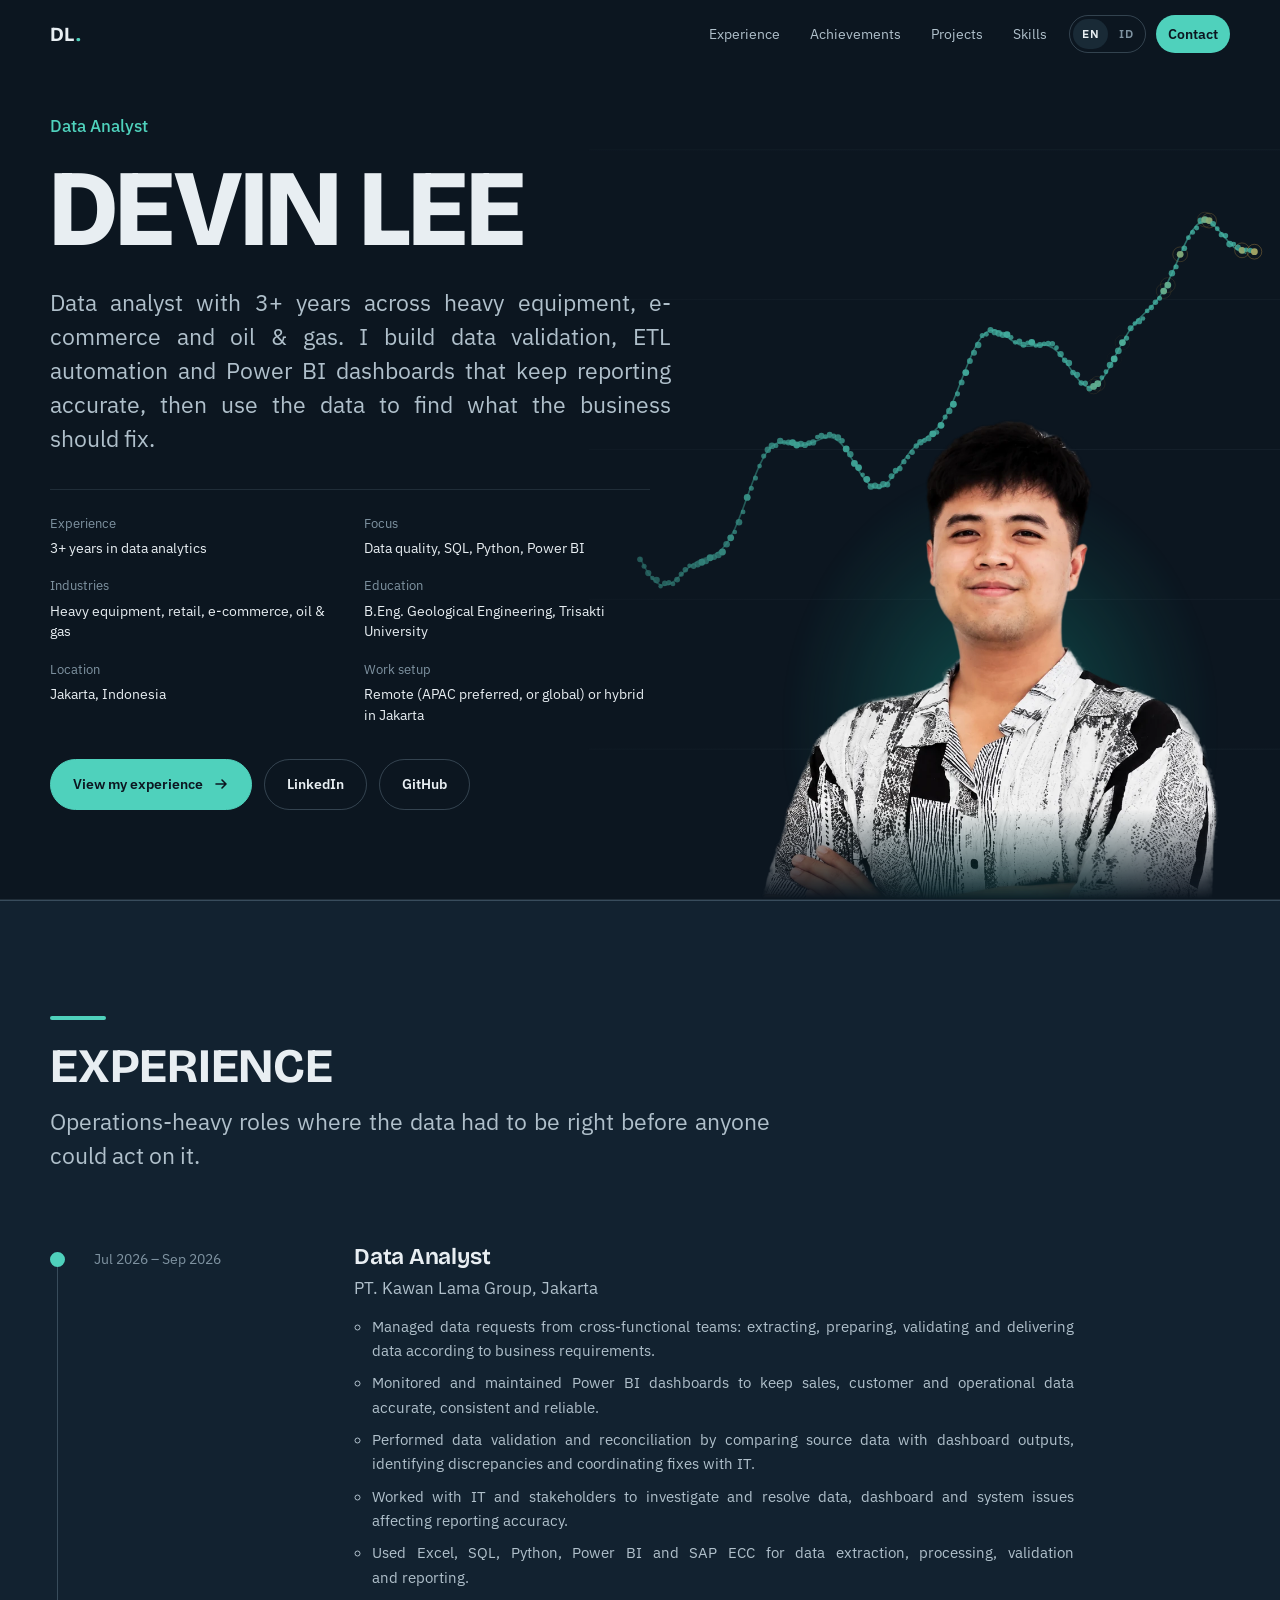
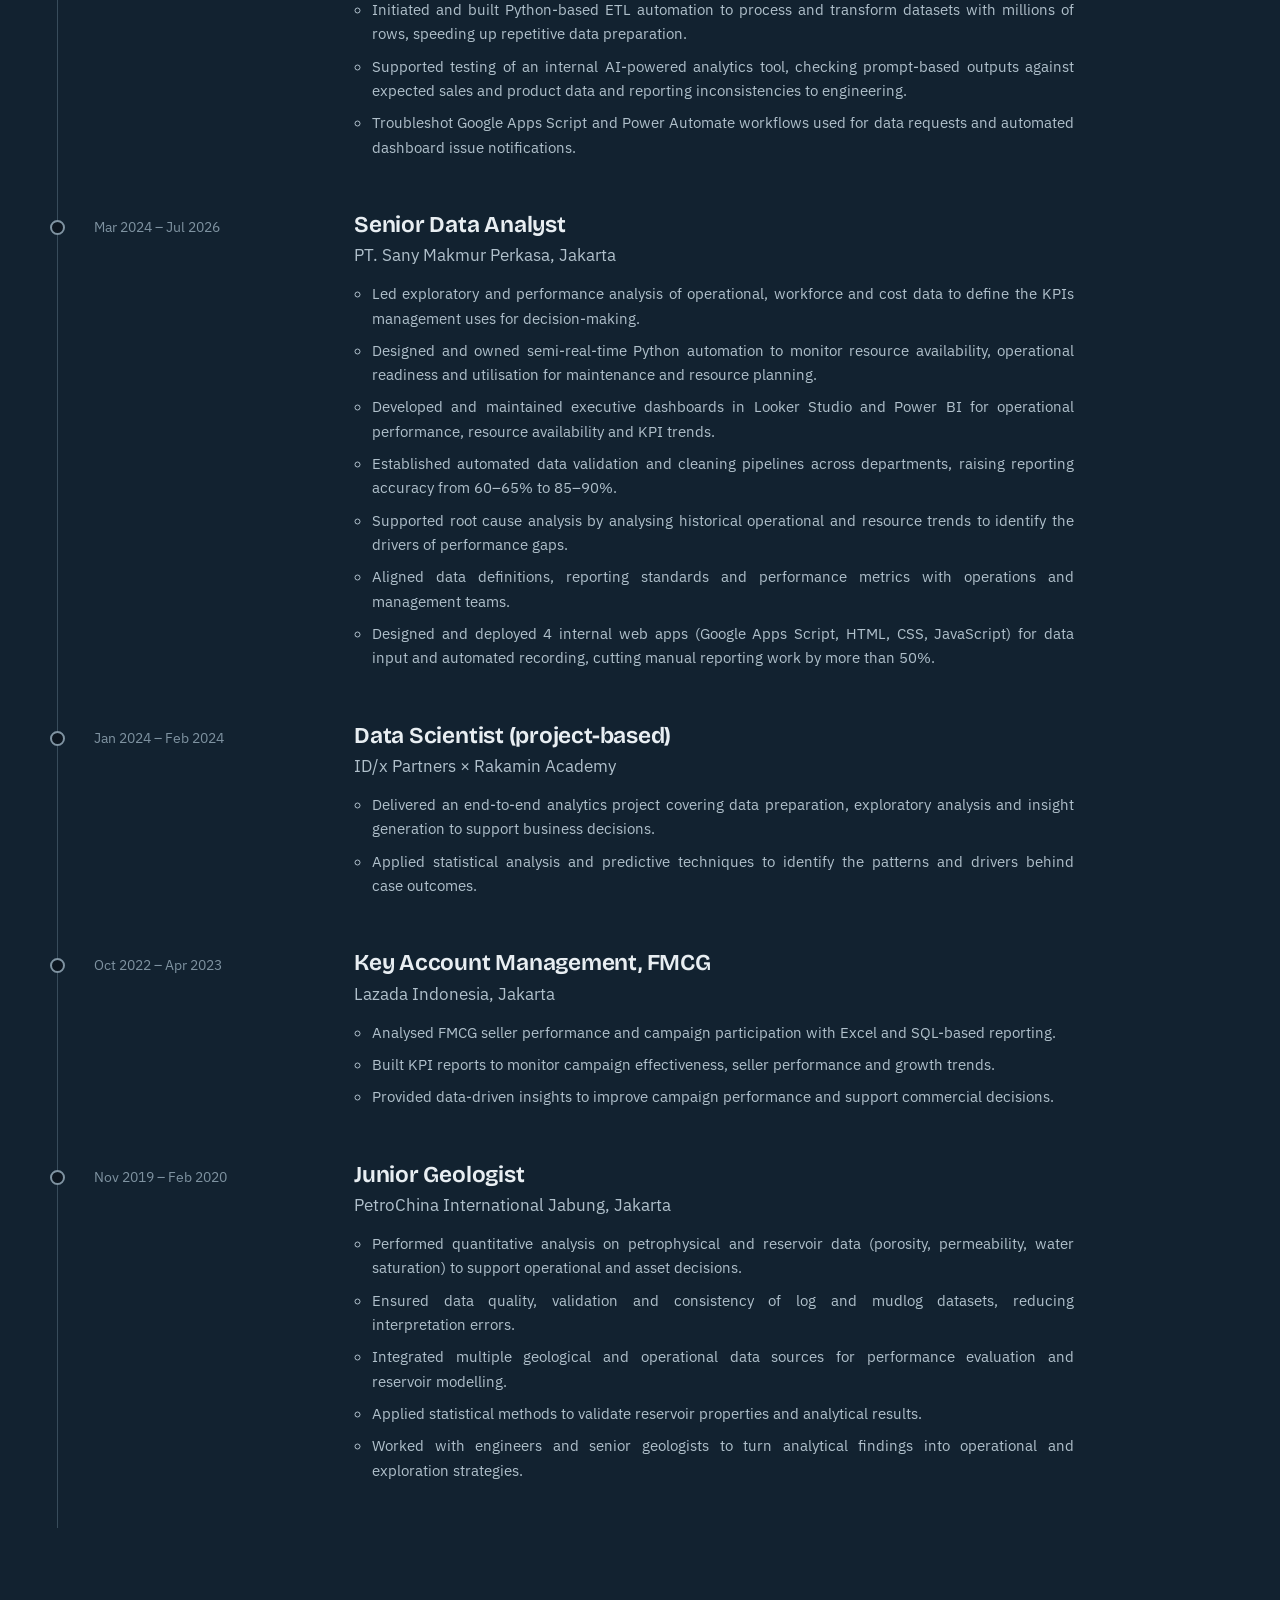
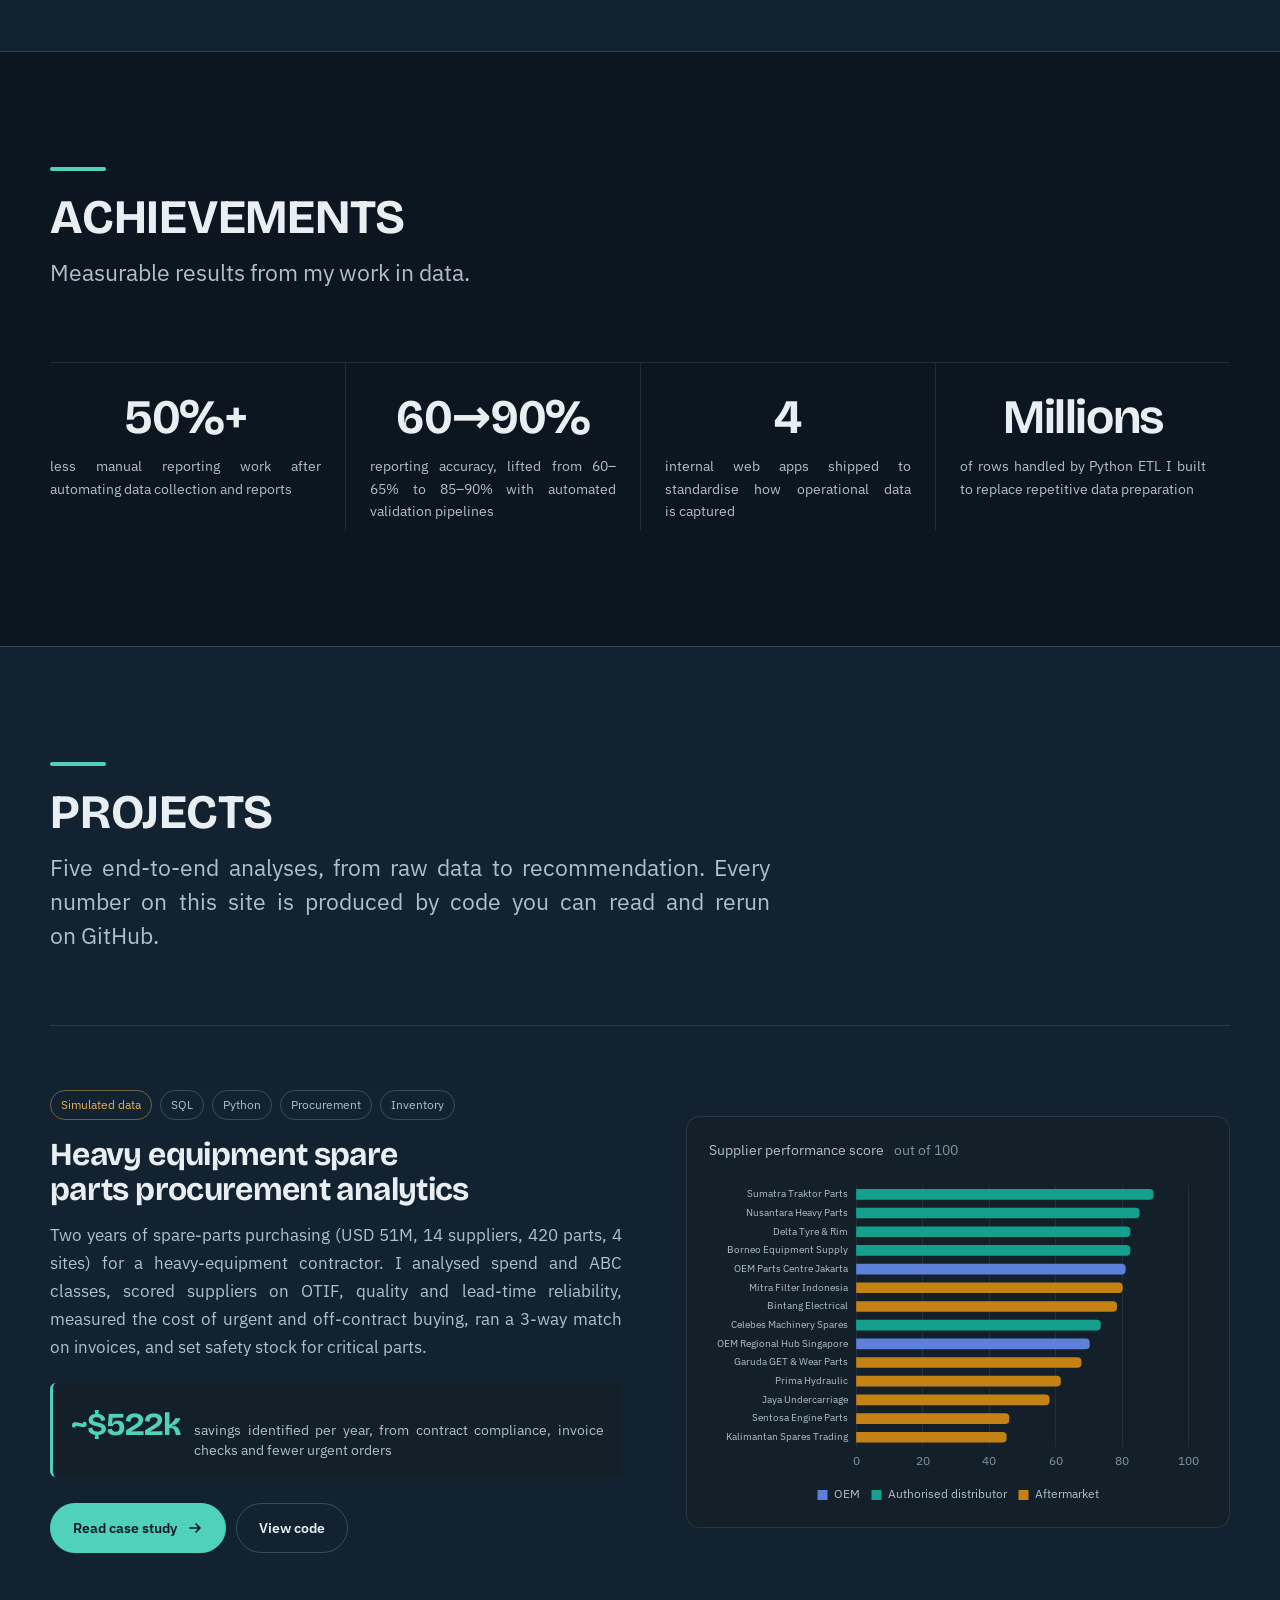
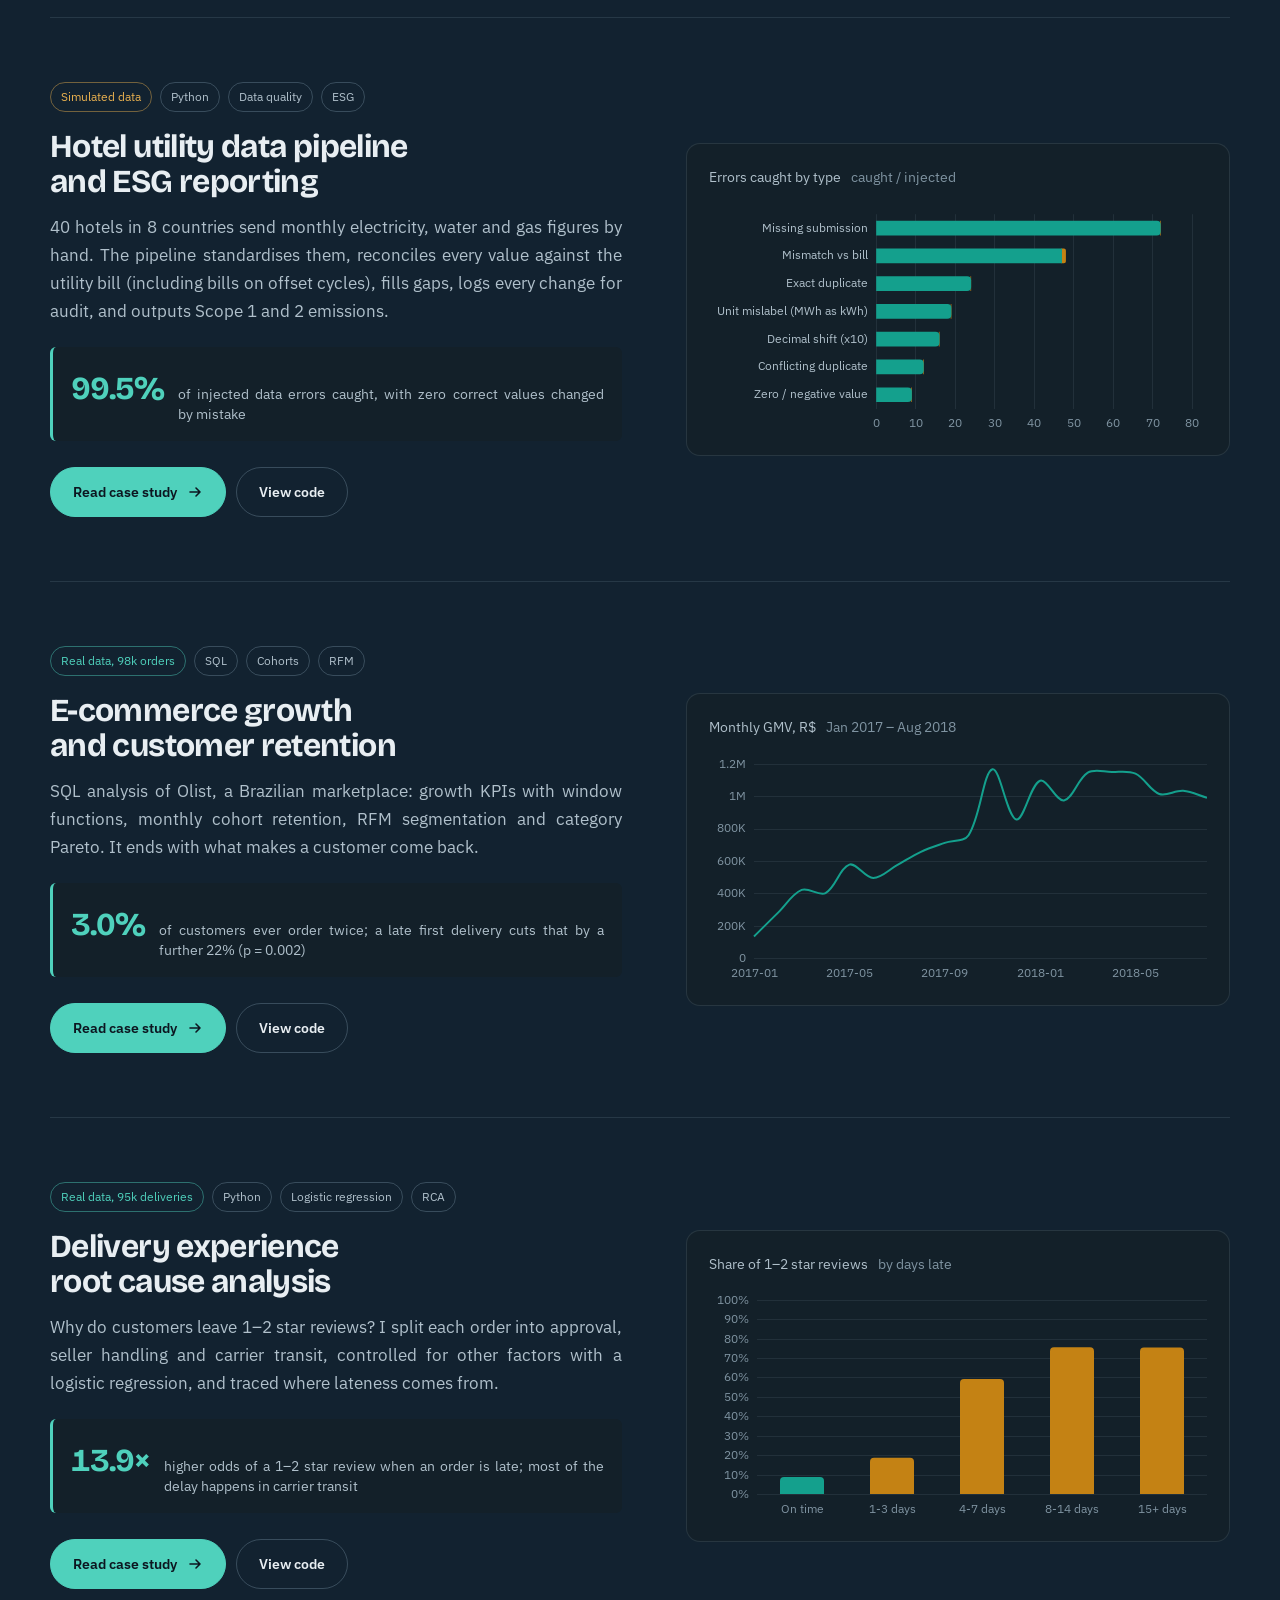
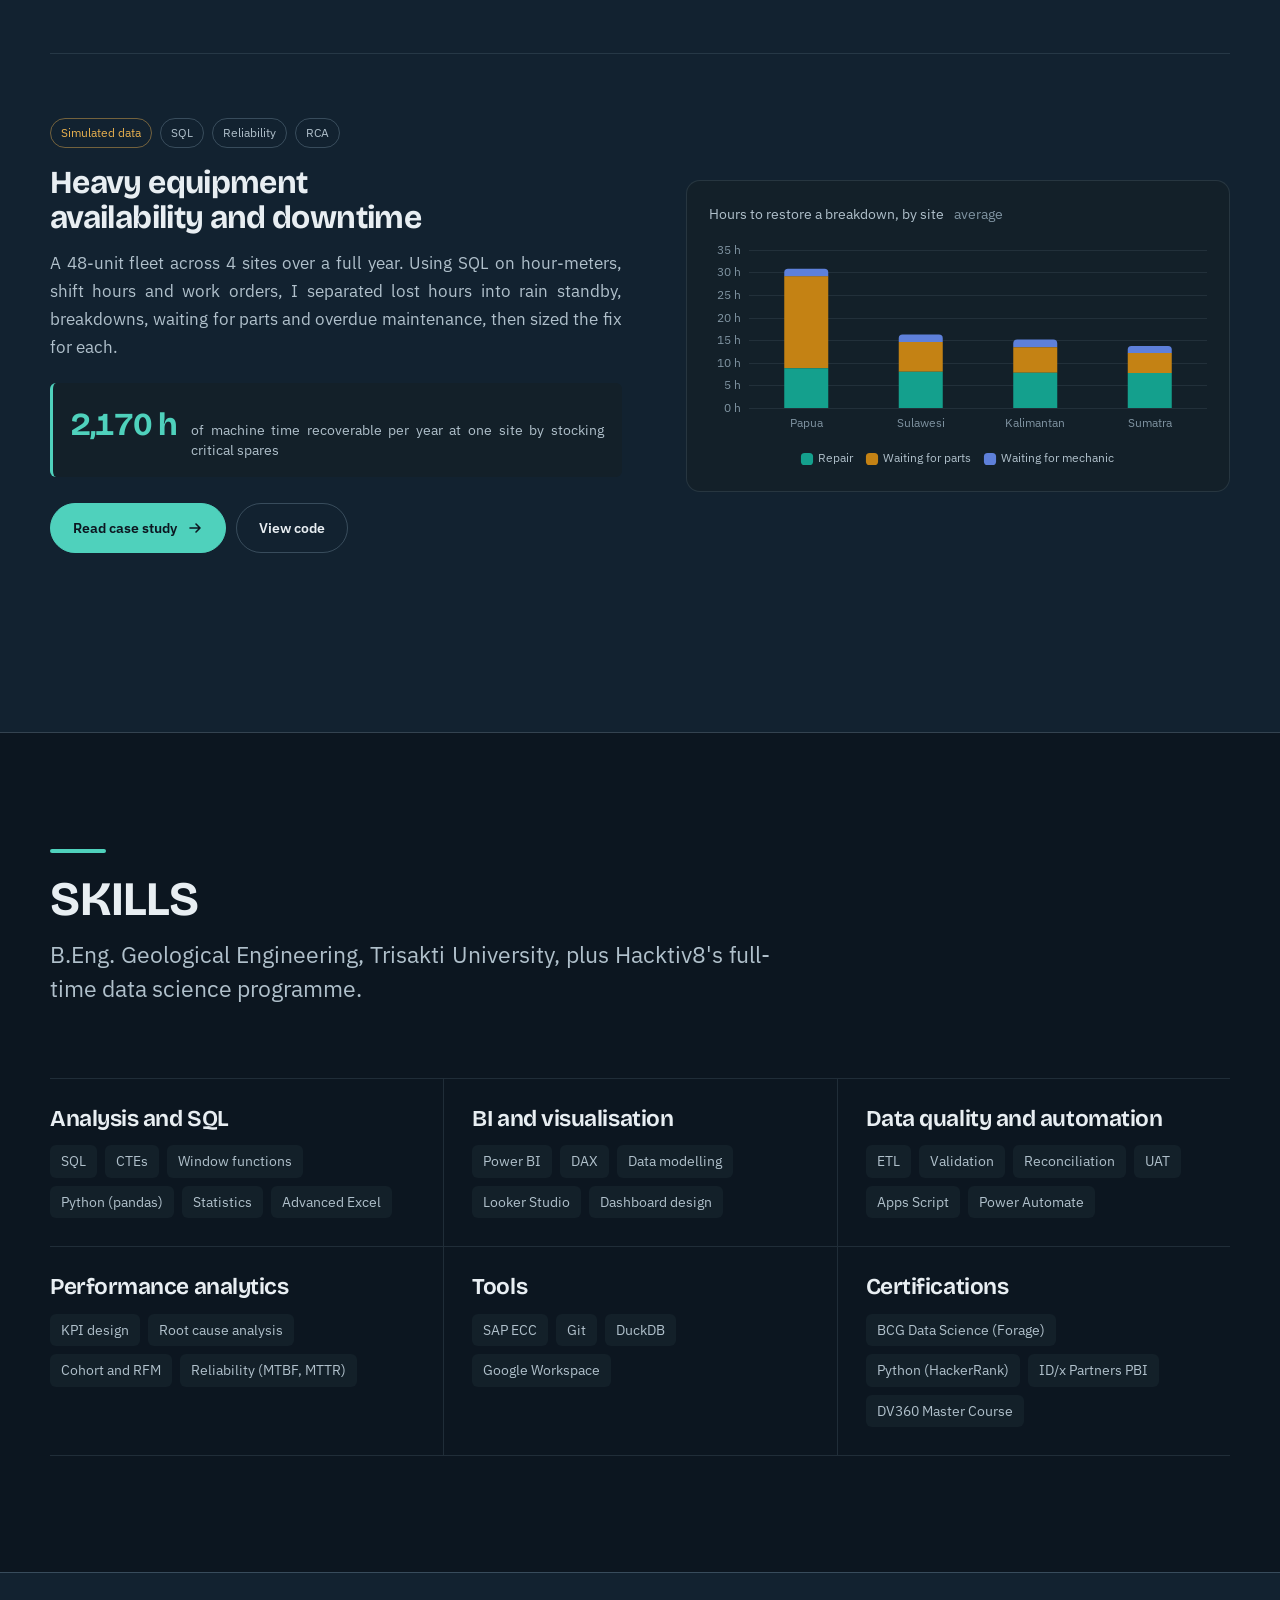
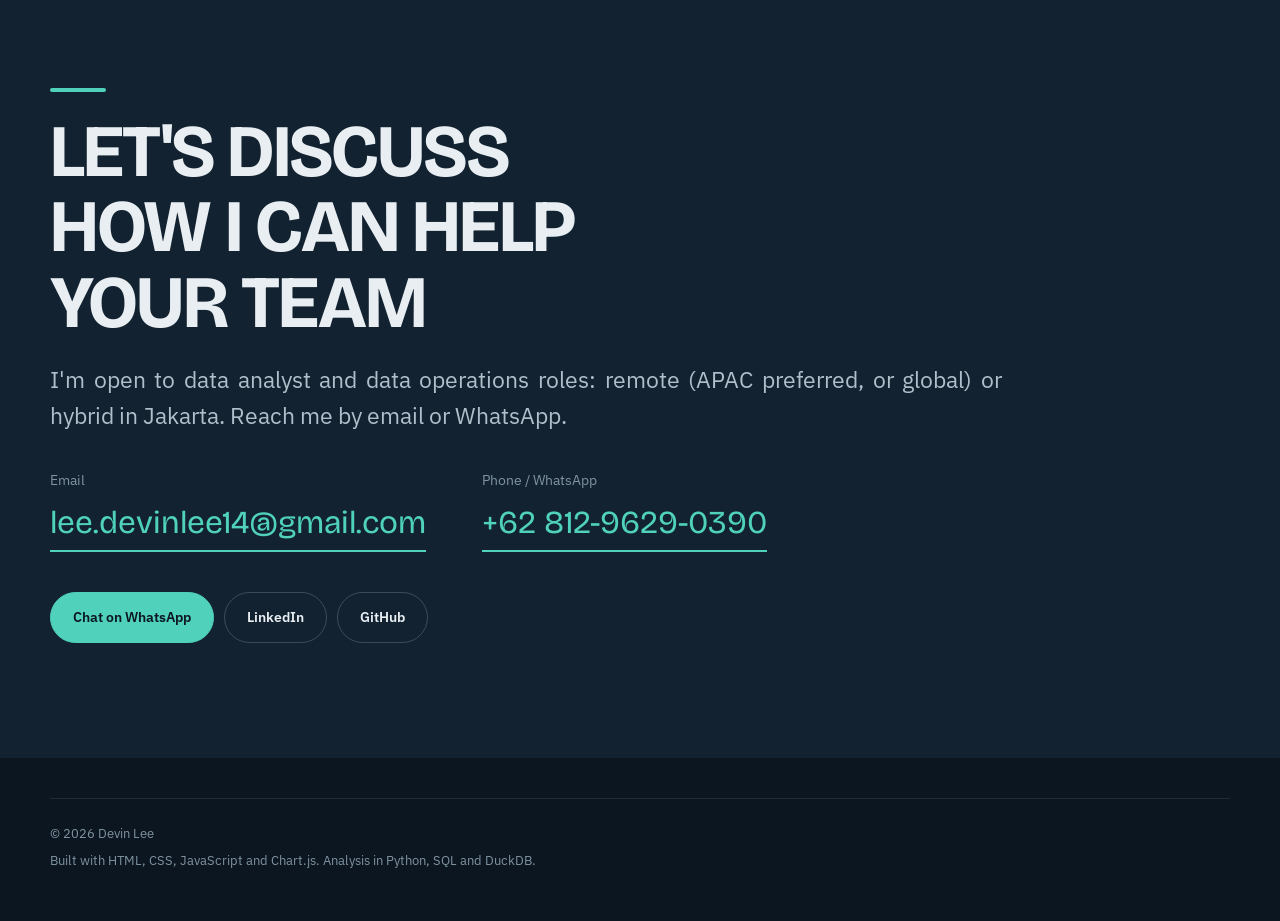
<file: index.html>
<!DOCTYPE html>

<html lang="en">
<head>
<meta charset="utf-8"/>
<meta content="width=device-width, initial-scale=1" name="viewport"/>
<title>Devin Lee | Data Analyst</title>
<meta content="Data analyst in Jakarta: data quality, ETL automation, SQL and Power BI. Five end-to-end projects with code." name="description"/>
<meta content="Devin Lee | Data Analyst" property="og:title"/>
<meta content="Data analyst in Jakarta. Experience, achievements and four end-to-end projects in data quality, SQL, root cause analysis and ESG reporting." property="og:description"/>
<meta content="website" property="og:type"/>
<meta content="https://devinlee14.github.io/assets/og-image.png" property="og:image"/>
<meta content="1200" property="og:image:width"/>
<meta content="627" property="og:image:height"/>
<meta content="summary_large_image" name="twitter:card"/>
<meta content="#0c1620" name="theme-color"/>
<link href="assets/favicon.svg" rel="icon" type="image/svg+xml"/>
<link as="font" crossorigin="" href="assets/fonts/bricolage-grotesque.woff2" rel="preload" type="font/woff2"/>
<link as="image" href="assets/profile.webp" rel="preload"/>
<link href="assets/css/style.css" rel="stylesheet"/>
</head>
<body>
<a class="skip" data-id="Lewati ke project" href="#projects">Skip to projects</a>
<header class="nav">
<div class="wrap">
<a aria-label="Back to top" class="brand" href="#top">DL<span>.</span></a>
<button aria-controls="nav-links" aria-expanded="false" class="menu-btn">Menu</button>
<nav aria-label="Main" class="nav-links" id="nav-links">
<a data-id="Pengalaman" href="#experience">Experience</a>
<a data-id="Pencapaian" href="#achievements">Achievements</a>
<a data-id="Project" href="#projects">Projects</a>
<a data-id="Keahlian" href="#skills">Skills</a>
<button aria-label="Ganti bahasa ke Bahasa Indonesia" class="lang-toggle" type="button"><span class="on">EN</span><span>ID</span></button>
<a class="cta" data-id="Kontak" href="#contact">Contact</a>
</nav>
</div>
</header>
<main id="top">
<!-- ============================== PROFILE -->
<section aria-label="Profile" class="hero">
<canvas aria-hidden="true" id="data-canvas"></canvas>
<div class="wrap hero-grid">
<div class="hero-text">
<p class="role fade-in">Data Analyst</p>
<h1>
<span class="line"><span>Devin Lee</span></span>
</h1>
<p class="lede fade-in" data-id="Data analyst dengan pengalaman 3+ tahun di industri alat berat, e-commerce, serta minyak &amp;amp; gas. Saya membangun validasi data, otomasi ETL, dan dashboard Power BI agar laporan tetap akurat, lalu memakai data tersebut untuk menemukan apa yang perlu diperbaiki bisnis.">Data analyst with 3+ years across heavy equipment, e-commerce and oil &amp; gas. I build data validation, ETL automation and Power BI dashboards that keep reporting accurate, then use the data to find what the business should fix.</p>
<dl class="profile-facts fade-in">
<div><dt data-id="Pengalaman">Experience</dt><dd data-id="3+ tahun di bidang data analytics">3+ years in data analytics</dd></div>
<div><dt data-id="Fokus">Focus</dt><dd>Data quality, SQL, Python, Power BI</dd></div>
<div><dt data-id="Industri">Industries</dt><dd data-id="Alat berat, retail, e-commerce, minyak &amp;amp; gas">Heavy equipment, retail, e-commerce, oil &amp; gas</dd></div>
<div><dt data-id="Pendidikan">Education</dt><dd data-id="S1 Teknik Geologi, Universitas Trisakti">B.Eng. Geological Engineering, Trisakti University</dd></div>
<div><dt data-id="Lokasi">Location</dt><dd>Jakarta, Indonesia</dd></div>
<div><dt data-id="Pola kerja">Work setup</dt><dd data-id="Remote (diutamakan APAC, atau global) atau hybrid di Jakarta">Remote (APAC preferred, or global) or hybrid in Jakarta</dd></div>
</dl>
<div class="hero-actions fade-in">
<a class="btn primary" data-id='Lihat pengalaman saya
            &lt;svg aria-hidden="true" fill="none" viewbox="0 0 16 16"&gt;&lt;path d="M3 8h10M9 4l4 4-4 4" stroke="currentColor" stroke-linecap="round" stroke-linejoin="round" stroke-width="1.6"&gt;&lt;/path&gt;&lt;/svg&gt;' href="#experience">View my experience
            <svg aria-hidden="true" fill="none" viewbox="0 0 16 16"><path d="M3 8h10M9 4l4 4-4 4" stroke="currentColor" stroke-linecap="round" stroke-linejoin="round" stroke-width="1.6"></path></svg></a>
<a class="btn" href="https://www.linkedin.com/in/devin-lee-5566b6206/" rel="noopener" target="_blank">LinkedIn</a>
<a class="btn" href="https://github.com/devinlee14" rel="noopener" target="_blank">GitHub</a>
</div>
</div>
<figure class="portrait fade-in">
<img alt="Portrait of Devin Lee" height="883" src="assets/profile.webp" width="900"/>
</figure>
</div>
</section>
<!-- ============================== EXPERIENCE -->
<section aria-labelledby="exp-title" id="experience">
<div class="wrap">
<div class="section-head reveal">
<h2 data-id="Pengalaman" id="exp-title">Experience</h2>
<p data-id="Peran yang dekat dengan operasional, di mana data harus benar sebelum ada yang bisa mengambil keputusan.">Operations-heavy roles where the data had to be right before anyone could act on it.</p>
</div>
<ol class="timeline">
<li class="reveal">
<div class="when">Jul 2026 – Sep 2026</div>
<div>
<h3>Data Analyst</h3>
<div class="org">PT. Kawan Lama Group, Jakarta</div>
<ul>
<li data-id="Menangani permintaan data dari berbagai tim: mengekstrak, menyiapkan, memvalidasi, dan mengirimkan data sesuai kebutuhan bisnis.">Managed data requests from cross-functional teams: extracting, preparing, validating and delivering data according to business requirements.</li>
<li data-id="Memantau dan memelihara dashboard Power BI agar data penjualan, pelanggan, dan operasional tetap akurat, konsisten, dan andal.">Monitored and maintained Power BI dashboards to keep sales, customer and operational data accurate, consistent and reliable.</li>
<li data-id="Melakukan validasi dan rekonsiliasi data dengan membandingkan data sumber dan output dashboard, menemukan selisih, lalu mengoordinasikan perbaikannya dengan tim IT.">Performed data validation and reconciliation by comparing source data with dashboard outputs, identifying discrepancies and coordinating fixes with IT.</li>
<li data-id="Bekerja sama dengan IT dan stakeholder untuk menyelidiki dan menyelesaikan masalah data, dashboard, dan sistem yang memengaruhi akurasi laporan.">Worked with IT and stakeholders to investigate and resolve data, dashboard and system issues affecting reporting accuracy.</li>
<li data-id="Menggunakan Excel, SQL, Python, Power BI, dan SAP ECC untuk ekstraksi, pengolahan, validasi, dan pelaporan data.">Used Excel, SQL, Python, Power BI and SAP ECC for data extraction, processing, validation and reporting.</li>
<li data-id="Menginisiasi dan membangun otomasi ETL berbasis Python untuk mengolah dataset berisi jutaan baris, sehingga persiapan data yang berulang menjadi jauh lebih cepat.">Initiated and built Python-based ETL automation to process and transform datasets with millions of rows, speeding up repetitive data preparation.</li>
<li data-id="Mendukung pengujian tool analitik internal berbasis AI dengan mencocokkan output berbasis prompt terhadap data penjualan dan produk, lalu melaporkan ketidaksesuaian ke tim engineering.">Supported testing of an internal AI-powered analytics tool, checking prompt-based outputs against expected sales and product data and reporting inconsistencies to engineering.</li>
<li data-id="Menangani masalah pada workflow Google Apps Script dan Power Automate yang dipakai untuk permintaan data dan notifikasi otomatis masalah dashboard.">Troubleshot Google Apps Script and Power Automate workflows used for data requests and automated dashboard issue notifications.</li>
</ul>
</div>
</li>
<li class="reveal">
<div class="when">Mar 2024 – Jul 2026</div>
<div>
<h3>Senior Data Analyst</h3>
<div class="org">PT. Sany Makmur Perkasa, Jakarta</div>
<ul>
<li data-id="Memimpin analisis eksploratif dan kinerja atas data operasional, tenaga kerja, dan biaya untuk menetapkan KPI yang dipakai manajemen dalam mengambil keputusan.">Led exploratory and performance analysis of operational, workforce and cost data to define the KPIs management uses for decision-making.</li>
<li data-id="Merancang dan bertanggung jawab atas otomasi Python semi-real-time untuk memantau ketersediaan sumber daya, kesiapan operasional, dan utilisasi bagi perencanaan maintenance dan sumber daya.">Designed and owned semi-real-time Python automation to monitor resource availability, operational readiness and utilisation for maintenance and resource planning.</li>
<li data-id="Membangun dan memelihara dashboard eksekutif di Looker Studio dan Power BI untuk kinerja operasional, ketersediaan sumber daya, dan tren KPI.">Developed and maintained executive dashboards in Looker Studio and Power BI for operational performance, resource availability and KPI trends.</li>
<li data-id="Membangun pipeline validasi dan pembersihan data otomatis lintas departemen, yang menaikkan akurasi laporan dari 60–65% menjadi 85–90%.">Established automated data validation and cleaning pipelines across departments, raising reporting accuracy from 60–65% to 85–90%.</li>
<li data-id="Mendukung root cause analysis dengan menganalisis tren historis operasional dan sumber daya untuk menemukan penyebab kesenjangan kinerja.">Supported root cause analysis by analysing historical operational and resource trends to identify the drivers of performance gaps.</li>
<li data-id="Menyelaraskan definisi data, standar pelaporan, dan metrik kinerja bersama tim operasional dan manajemen.">Aligned data definitions, reporting standards and performance metrics with operations and management teams.</li>
<li data-id="Merancang dan meluncurkan 4 aplikasi web internal (Google Apps Script, HTML, CSS, JavaScript) untuk input dan pencatatan data otomatis, yang memangkas pekerjaan laporan manual lebih dari 50%.">Designed and deployed 4 internal web apps (Google Apps Script, HTML, CSS, JavaScript) for data input and automated recording, cutting manual reporting work by more than 50%.</li>
</ul>
</div>
</li>
<li class="reveal">
<div class="when">Jan 2024 – Feb 2024</div>
<div>
<h3 data-id="Data Scientist (berbasis project)">Data Scientist (project-based)</h3>
<div class="org">ID/x Partners × Rakamin Academy</div>
<ul>
<li data-id="Menyelesaikan project analitik end-to-end, mulai dari persiapan data, analisis eksploratif, hingga penyusunan insight untuk mendukung keputusan bisnis.">Delivered an end-to-end analytics project covering data preparation, exploratory analysis and insight generation to support business decisions.</li>
<li data-id="Menerapkan analisis statistik dan teknik prediktif untuk menemukan pola dan faktor penentu hasil kasus.">Applied statistical analysis and predictive techniques to identify the patterns and drivers behind case outcomes.</li>
</ul>
</div>
</li>
<li class="reveal">
<div class="when">Oct 2022 – Apr 2023</div>
<div>
<h3>Key Account Management, FMCG</h3>
<div class="org">Lazada Indonesia, Jakarta</div>
<ul>
<li data-id="Menganalisis kinerja seller FMCG dan partisipasi kampanye dengan laporan berbasis Excel dan SQL.">Analysed FMCG seller performance and campaign participation with Excel and SQL-based reporting.</li>
<li data-id="Membuat laporan KPI untuk memantau efektivitas kampanye, kinerja seller, dan tren pertumbuhan.">Built KPI reports to monitor campaign effectiveness, seller performance and growth trends.</li>
<li data-id="Memberikan insight berbasis data untuk meningkatkan kinerja kampanye dan mendukung keputusan komersial.">Provided data-driven insights to improve campaign performance and support commercial decisions.</li>
</ul>
</div>
</li>
<li class="reveal">
<div class="when">Nov 2019 – Feb 2020</div>
<div>
<h3>Junior Geologist</h3>
<div class="org">PetroChina International Jabung, Jakarta</div>
<ul>
<li data-id="Melakukan analisis kuantitatif atas data petrofisika dan reservoir (porositas, permeabilitas, saturasi air) untuk mendukung keputusan operasional dan aset.">Performed quantitative analysis on petrophysical and reservoir data (porosity, permeability, water saturation) to support operational and asset decisions.</li>
<li data-id="Menjaga kualitas, validasi, dan konsistensi dataset log dan mudlog sehingga kesalahan interpretasi berkurang.">Ensured data quality, validation and consistency of log and mudlog datasets, reducing interpretation errors.</li>
<li data-id="Mengintegrasikan berbagai sumber data geologi dan operasional untuk evaluasi kinerja dan pemodelan reservoir.">Integrated multiple geological and operational data sources for performance evaluation and reservoir modelling.</li>
<li data-id="Menerapkan metode statistik untuk memvalidasi properti reservoir dan hasil analisis.">Applied statistical methods to validate reservoir properties and analytical results.</li>
<li data-id="Bekerja sama dengan engineer dan geolog senior untuk menerjemahkan temuan analisis menjadi strategi operasional dan eksplorasi.">Worked with engineers and senior geologists to turn analytical findings into operational and exploration strategies.</li>
</ul>
</div>
</li>
</ol>
</div>
</section>
<!-- ============================== ACHIEVEMENTS -->
<section aria-labelledby="ach-title" class="impact" id="achievements">
<div class="wrap">
<div class="section-head reveal">
<h2 data-id="Pencapaian" id="ach-title">Achievements</h2>
<p data-id="Hasil terukur dari pekerjaan saya di bidang data.">Measurable results from my work in data.</p>
</div>
<div class="impact-grid">
<div class="impact-item reveal"><b class="num">50%+</b><p data-id="pekerjaan laporan manual berkurang setelah pengumpulan data dan laporan diotomasi">less manual reporting work after automating data collection and reports</p></div>
<div class="impact-item reveal" style="transition-delay:.08s"><b class="num">60→90%</b><p data-id="akurasi laporan, naik dari 60–65% menjadi 85–90% berkat pipeline validasi otomatis">reporting accuracy, lifted from 60–65% to 85–90% with automated validation pipelines</p></div>
<div class="impact-item reveal" style="transition-delay:.16s"><b class="num">4</b><p data-id="aplikasi web internal yang diluncurkan untuk menstandarkan cara data operasional dicatat">internal web apps shipped to standardise how operational data is captured</p></div>
<div class="impact-item reveal" style="transition-delay:.24s"><b class="num">Millions</b><p data-id="baris data diolah oleh ETL Python yang saya bangun untuk menggantikan persiapan data yang berulang">of rows handled by Python ETL I built to replace repetitive data preparation</p></div>
</div>
</div>
</section>
<!-- ============================== PROJECTS -->
<section aria-labelledby="projects-title" id="projects">
<div class="wrap">
<div class="section-head reveal">
<h2 data-id="Project" id="projects-title">Projects</h2>
<p data-id="Lima analisis end-to-end, dari data mentah sampai rekomendasi. Setiap angka di situs ini dihasilkan oleh kode yang bisa Anda baca dan jalankan ulang di GitHub.">Five end-to-end analyses, from raw data to recommendation. Every number on this site is produced by code you can read and rerun on GitHub.</p>
</div>
<article class="project">
<div class="project-text reveal from-left">
<div class="project-meta"><span class="chip sim" data-id="Data simulasi">Simulated data</span><span class="chip">SQL</span><span class="chip">Python</span><span class="chip">Procurement</span><span class="chip" data-id="Inventori">Inventory</span></div>
<h3 data-id="Analitik procurement suku cadang alat berat"><a href="projects/procurement-spend-analytics/">Heavy equipment spare parts procurement analytics</a></h3>
<p class="summary" data-id="Dua tahun pembelian suku cadang (USD 51 juta, 14 supplier, 420 part, 4 site) di sebuah kontraktor alat berat. Saya menganalisis spend dan kelas ABC, menilai supplier dari OTIF, kualitas, dan keandalan lead time, mengukur biaya pembelian mendesak dan di luar kontrak, menjalankan 3-way match pada invoice, serta menetapkan safety stock untuk part kritis.">Two years of spare-parts purchasing (USD 51M, 14 suppliers, 420 parts, 4 sites) for a heavy-equipment contractor. I analysed spend and ABC classes, scored suppliers on OTIF, quality and lead-time reliability, measured the cost of urgent and off-contract buying, ran a 3-way match on invoices, and set safety stock for critical parts.</p>
<div class="result"><b class="num">~$522k</b><span data-id="penghematan per tahun yang teridentifikasi, dari kepatuhan kontrak, pengecekan invoice, dan berkurangnya pesanan mendesak">savings identified per year, from contract compliance, invoice checks and fewer urgent orders</span></div>
<div class="project-links">
<a class="btn primary" data-id='Baca studi kasus
              &lt;svg aria-hidden="true" fill="none" viewbox="0 0 16 16"&gt;&lt;path d="M3 8h10M9 4l4 4-4 4" stroke="currentColor" stroke-linecap="round" stroke-linejoin="round" stroke-width="1.6"&gt;&lt;/path&gt;&lt;/svg&gt;' href="projects/procurement-spend-analytics/">Read case study
              <svg aria-hidden="true" fill="none" viewbox="0 0 16 16"><path d="M3 8h10M9 4l4 4-4 4" stroke="currentColor" stroke-linecap="round" stroke-linejoin="round" stroke-width="1.6"></path></svg></a>
<a class="btn" data-id="Lihat kode" href="https://github.com/devinlee14/devinlee14.github.io/tree/main/projects/procurement-spend-analytics" rel="noopener" target="_blank">View code</a>
</div>
</div>
<div class="project-visual reveal from-right">
<div class="viz-title"><span data-id="Skor kinerja supplier">Supplier performance score</span><span data-id="dari 100">out of 100</span></div>
<div class="chart-box" style="min-height:340px"><canvas aria-label="Bar chart of supplier scores" id="mini-proc"></canvas></div>
</div>
</article>
<article class="project">
<div class="project-text reveal from-left">
<div class="project-meta"><span class="chip sim" data-id="Data simulasi">Simulated data</span><span class="chip">Python</span><span class="chip" data-id="Kualitas data">Data quality</span><span class="chip">ESG</span></div>
<h3 data-id="Pipeline data utilitas hotel dan pelaporan ESG"><a href="projects/hotel-esg-data-pipeline/">Hotel utility data pipeline and ESG reporting</a></h3>
<p class="summary" data-id="40 hotel di 8 negara mengirim data listrik, air, dan gas bulanan secara manual. Pipeline ini menstandarkan data, mencocokkan setiap nilai dengan tagihan utilitas (termasuk tagihan dengan siklus tidak sejajar bulan), mengisi data yang hilang, mencatat setiap perubahan untuk audit, lalu menghasilkan emisi Scope 1 dan 2.">40 hotels in 8 countries send monthly electricity, water and gas figures by hand. The pipeline standardises them, reconciles every value against the utility bill (including bills on offset cycles), fills gaps, logs every change for audit, and outputs Scope 1 and 2 emissions.</p>
<div class="result"><b class="num" data-kpi="hotel-recall">99.5%</b><span data-id="kesalahan data yang disisipkan berhasil terdeteksi, tanpa satu pun nilai benar yang ikut terubah">of injected data errors caught, with zero correct values changed by mistake</span></div>
<div class="project-links">
<a class="btn primary" data-id='Baca studi kasus
              &lt;svg aria-hidden="true" fill="none" viewbox="0 0 16 16"&gt;&lt;path d="M3 8h10M9 4l4 4-4 4" stroke="currentColor" stroke-linecap="round" stroke-linejoin="round" stroke-width="1.6"&gt;&lt;/path&gt;&lt;/svg&gt;' href="projects/hotel-esg-data-pipeline/">Read case study
              <svg aria-hidden="true" fill="none" viewbox="0 0 16 16"><path d="M3 8h10M9 4l4 4-4 4" stroke="currentColor" stroke-linecap="round" stroke-linejoin="round" stroke-width="1.6"></path></svg></a>
<a class="btn" data-id="Lihat kode" href="https://github.com/devinlee14/devinlee14.github.io/tree/main/projects/hotel-esg-data-pipeline" rel="noopener" target="_blank">View code</a>
</div>
</div>
<div class="project-visual reveal from-right">
<div class="viz-title"><span data-id="Kesalahan terdeteksi per jenis">Errors caught by type</span><span data-id="terdeteksi / disisipkan">caught / injected</span></div>
<div class="chart-box"><canvas aria-label="Bar chart of errors caught by type" id="mini-hotel"></canvas></div>
</div>
</article>
<article class="project">
<div class="project-text reveal from-left">
<div class="project-meta"><span class="chip real" data-id="Data asli, 98 ribu pesanan">Real data, 98k orders</span><span class="chip">SQL</span><span class="chip" data-id="Kohort">Cohorts</span><span class="chip">RFM</span></div>
<h3 data-id="Pertumbuhan e-commerce dan retensi pelanggan"><a href="projects/ecommerce-customer-analytics/">E-commerce growth and customer retention</a></h3>
<p class="summary" data-id="Analisis SQL atas Olist, marketplace asal Brasil: KPI pertumbuhan dengan window function, retensi kohort bulanan, segmentasi RFM, dan Pareto kategori. Diakhiri dengan temuan tentang apa yang membuat pelanggan kembali berbelanja.">SQL analysis of Olist, a Brazilian marketplace: growth KPIs with window functions, monthly cohort retention, RFM segmentation and category Pareto. It ends with what makes a customer come back.</p>
<div class="result"><b class="num">3.0%</b><span data-id="pelanggan yang pernah berbelanja lagi; pengiriman pertama yang terlambat menurunkannya 22% lagi (p = 0,002)">of customers ever order twice; a late first delivery cuts that by a further 22% (p = 0.002)</span></div>
<div class="project-links">
<a class="btn primary" data-id='Baca studi kasus
              &lt;svg aria-hidden="true" fill="none" viewbox="0 0 16 16"&gt;&lt;path d="M3 8h10M9 4l4 4-4 4" stroke="currentColor" stroke-linecap="round" stroke-linejoin="round" stroke-width="1.6"&gt;&lt;/path&gt;&lt;/svg&gt;' href="projects/ecommerce-customer-analytics/">Read case study
              <svg aria-hidden="true" fill="none" viewbox="0 0 16 16"><path d="M3 8h10M9 4l4 4-4 4" stroke="currentColor" stroke-linecap="round" stroke-linejoin="round" stroke-width="1.6"></path></svg></a>
<a class="btn" data-id="Lihat kode" href="https://github.com/devinlee14/devinlee14.github.io/tree/main/projects/ecommerce-customer-analytics" rel="noopener" target="_blank">View code</a>
</div>
</div>
<div class="project-visual reveal from-right">
<div class="viz-title"><span data-id="GMV bulanan, R$">Monthly GMV, R$</span><span data-id="Jan 2017 – Agu 2018">Jan 2017 – Aug 2018</span></div>
<div class="chart-box"><canvas aria-label="Line chart of monthly GMV" id="mini-ecom"></canvas></div>
</div>
</article>
<article class="project">
<div class="project-text reveal from-left">
<div class="project-meta"><span class="chip real" data-id="Data asli, 95 ribu pengiriman">Real data, 95k deliveries</span><span class="chip">Python</span><span class="chip" data-id="Regresi logistik">Logistic regression</span><span class="chip">RCA</span></div>
<h3 data-id="Root cause analysis pengalaman pengiriman"><a href="projects/delivery-experience-rca/">Delivery experience root cause analysis</a></h3>
<p class="summary" data-id="Mengapa pelanggan memberi review bintang 1–2? Saya memecah setiap pesanan menjadi tahap persetujuan, penanganan seller, dan pengiriman kurir, mengontrol faktor lain dengan regresi logistik, lalu menelusuri dari mana keterlambatan berasal.">Why do customers leave 1–2 star reviews? I split each order into approval, seller handling and carrier transit, controlled for other factors with a logistic regression, and traced where lateness comes from.</p>
<div class="result"><b class="num">13.9×</b><span data-id="peluang lebih besar mendapat review bintang 1–2 saat pesanan terlambat; sebagian besar keterlambatan terjadi di kurir">higher odds of a 1–2 star review when an order is late; most of the delay happens in carrier transit</span></div>
<div class="project-links">
<a class="btn primary" data-id='Baca studi kasus
              &lt;svg aria-hidden="true" fill="none" viewbox="0 0 16 16"&gt;&lt;path d="M3 8h10M9 4l4 4-4 4" stroke="currentColor" stroke-linecap="round" stroke-linejoin="round" stroke-width="1.6"&gt;&lt;/path&gt;&lt;/svg&gt;' href="projects/delivery-experience-rca/">Read case study
              <svg aria-hidden="true" fill="none" viewbox="0 0 16 16"><path d="M3 8h10M9 4l4 4-4 4" stroke="currentColor" stroke-linecap="round" stroke-linejoin="round" stroke-width="1.6"></path></svg></a>
<a class="btn" data-id="Lihat kode" href="https://github.com/devinlee14/devinlee14.github.io/tree/main/projects/delivery-experience-rca" rel="noopener" target="_blank">View code</a>
</div>
</div>
<div class="project-visual reveal from-right">
<div class="viz-title"><span data-id="Porsi review bintang 1–2">Share of 1–2 star reviews</span><span data-id="berdasarkan hari keterlambatan">by days late</span></div>
<div class="chart-box"><canvas aria-label="Bar chart of bad review share by lateness" id="mini-delivery"></canvas></div>
</div>
</article>
<article class="project">
<div class="project-text reveal from-left">
<div class="project-meta"><span class="chip sim" data-id="Data simulasi">Simulated data</span><span class="chip">SQL</span><span class="chip" data-id="Keandalan">Reliability</span><span class="chip">RCA</span></div>
<h3 data-id="Ketersediaan dan downtime alat berat"><a href="projects/equipment-utilization-rca/">Heavy equipment availability and downtime</a></h3>
<p class="summary" data-id="Armada 48 unit di 4 site selama satu tahun penuh. Dengan SQL atas data hour-meter, jam shift, dan work order, saya memisahkan jam yang hilang menjadi standby karena hujan, kerusakan, menunggu suku cadang, dan servis yang terlambat, lalu menghitung dampak perbaikan untuk masing-masing.">A 48-unit fleet across 4 sites over a full year. Using SQL on hour-meters, shift hours and work orders, I separated lost hours into rain standby, breakdowns, waiting for parts and overdue maintenance, then sized the fix for each.</p>
<div class="result"><b class="num">2,170 h</b><span data-id="jam mesin per tahun bisa dipulihkan di satu site dengan menyetok suku cadang penting">of machine time recoverable per year at one site by stocking critical spares</span></div>
<div class="project-links">
<a class="btn primary" data-id='Baca studi kasus
              &lt;svg aria-hidden="true" fill="none" viewbox="0 0 16 16"&gt;&lt;path d="M3 8h10M9 4l4 4-4 4" stroke="currentColor" stroke-linecap="round" stroke-linejoin="round" stroke-width="1.6"&gt;&lt;/path&gt;&lt;/svg&gt;' href="projects/equipment-utilization-rca/">Read case study
              <svg aria-hidden="true" fill="none" viewbox="0 0 16 16"><path d="M3 8h10M9 4l4 4-4 4" stroke="currentColor" stroke-linecap="round" stroke-linejoin="round" stroke-width="1.6"></path></svg></a>
<a class="btn" data-id="Lihat kode" href="https://github.com/devinlee14/devinlee14.github.io/tree/main/projects/equipment-utilization-rca" rel="noopener" target="_blank">View code</a>
</div>
</div>
<div class="project-visual reveal from-right">
<div class="viz-title"><span data-id="Jam pemulihan kerusakan, per site">Hours to restore a breakdown, by site</span><span data-id="rata-rata">average</span></div>
<div class="chart-box"><canvas aria-label="Stacked bar chart of repair time by site" id="mini-equip"></canvas></div>
</div>
</article>
</div>
</section>
<!-- ============================== SKILLS -->
<section aria-labelledby="skills-title" id="skills">
<div class="wrap">
<div class="section-head reveal">
<h2 data-id="Keahlian" id="skills-title">Skills</h2>
<p data-id="S1 Teknik Geologi Universitas Trisakti, ditambah program data science full-time dari Hacktiv8.">B.Eng. Geological Engineering, Trisakti University, plus Hacktiv8's full-time data science programme.</p>
</div>
<div class="skills">
<div class="skill-group reveal"><h3 data-id="Analisis dan SQL">Analysis and SQL</h3><ul><li>SQL</li><li>CTEs</li><li>Window functions</li><li>Python (pandas)</li><li data-id="Statistik">Statistics</li><li>Advanced Excel</li></ul></div>
<div class="skill-group reveal"><h3 data-id="BI dan visualisasi">BI and visualisation</h3><ul><li>Power BI</li><li>DAX</li><li data-id="Pemodelan data">Data modelling</li><li>Looker Studio</li><li>Dashboard design</li></ul></div>
<div class="skill-group reveal"><h3 data-id="Kualitas data dan otomasi">Data quality and automation</h3><ul><li>ETL</li><li data-id="Validasi">Validation</li><li data-id="Rekonsiliasi">Reconciliation</li><li>UAT</li><li>Apps Script</li><li>Power Automate</li></ul></div>
<div class="skill-group reveal"><h3 data-id="Analitik kinerja">Performance analytics</h3><ul><li data-id="Perancangan KPI">KPI design</li><li>Root cause analysis</li><li data-id="Kohort dan RFM">Cohort and RFM</li><li data-id="Keandalan (MTBF, MTTR)">Reliability (MTBF, MTTR)</li></ul></div>
<div class="skill-group reveal"><h3>Tools</h3><ul><li>SAP ECC</li><li>Git</li><li>DuckDB</li><li>Google Workspace</li></ul></div>
<div class="skill-group reveal"><h3 data-id="Sertifikasi">Certifications</h3><ul><li>BCG Data Science (Forage)</li><li>Python (HackerRank)</li><li>ID/x Partners PBI</li><li>DV360 Master Course</li></ul></div>
</div>
</div>
</section>
<!-- ============================== CONTACT -->
<section aria-labelledby="contact-title" class="contact" id="contact">
<div class="wrap">
<div class="contact-inner reveal">
<h2 data-id="Mari diskusikan bagaimana saya bisa membantu tim Anda" id="contact-title">Let's discuss how I can help your team</h2>
<p data-id="Saya terbuka untuk posisi data analyst dan data operations: remote (diutamakan APAC, atau global) atau hybrid di Jakarta. Hubungi saya lewat email atau WhatsApp.">I'm open to data analyst and data operations roles: remote (APAC preferred, or global) or hybrid in Jakarta. Reach me by email or WhatsApp.</p>
<div class="contact-list">
<div class="contact-item">
<span class="label">Email</span>
<a class="mail" href="mailto:lee.devinlee14@gmail.com">lee.devinlee14@gmail.com</a>
</div>
<div class="contact-item">
<span class="label" data-id="Telepon / WhatsApp">Phone / WhatsApp</span>
<a class="mail" href="https://wa.me/6281296290390" rel="noopener" target="_blank">+62 812-9629-0390</a>
</div>
</div>
<div class="socials">
<a class="btn primary" data-id="Chat lewat WhatsApp" href="https://wa.me/6281296290390" rel="noopener" target="_blank">Chat on WhatsApp</a>
<a class="btn" href="https://www.linkedin.com/in/devin-lee-5566b6206/" rel="noopener" target="_blank">LinkedIn</a>
<a class="btn" href="https://github.com/devinlee14" rel="noopener" target="_blank">GitHub</a>
</div>
</div>
</div>
</section>
</main>
<footer>
<div class="wrap">
<span>© 2026 Devin Lee</span>
<span data-id="Dibuat dengan HTML, CSS, JavaScript, dan Chart.js. Analisis dengan Python, SQL, dan DuckDB.">Built with HTML, CSS, JavaScript and Chart.js. Analysis in Python, SQL and DuckDB.</span>
</div>
</footer>
<script src="assets/vendor/lenis.min.js"></script>
<script src="assets/vendor/chart.umd.min.js"></script>
<script src="assets/js/main.js"></script>
<script src="assets/js/home.js"></script>
</body>
</html>
</file>
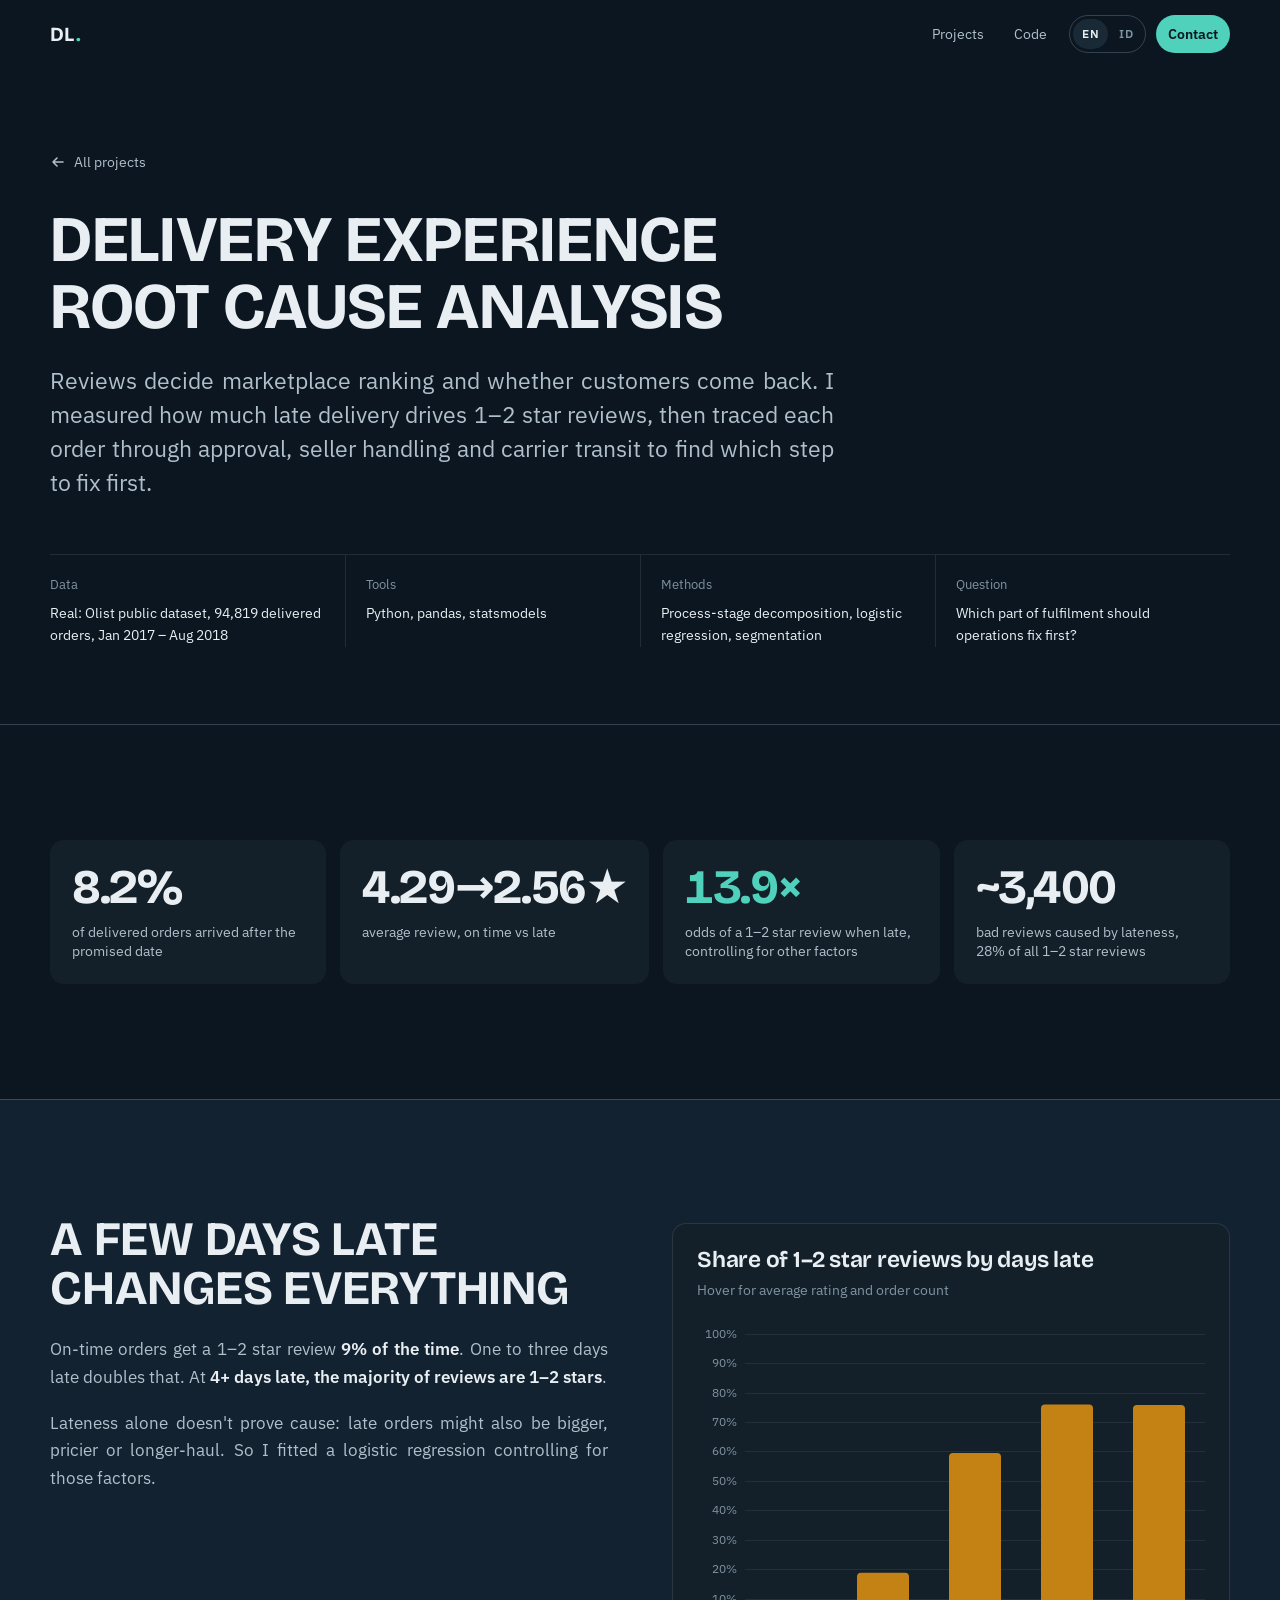
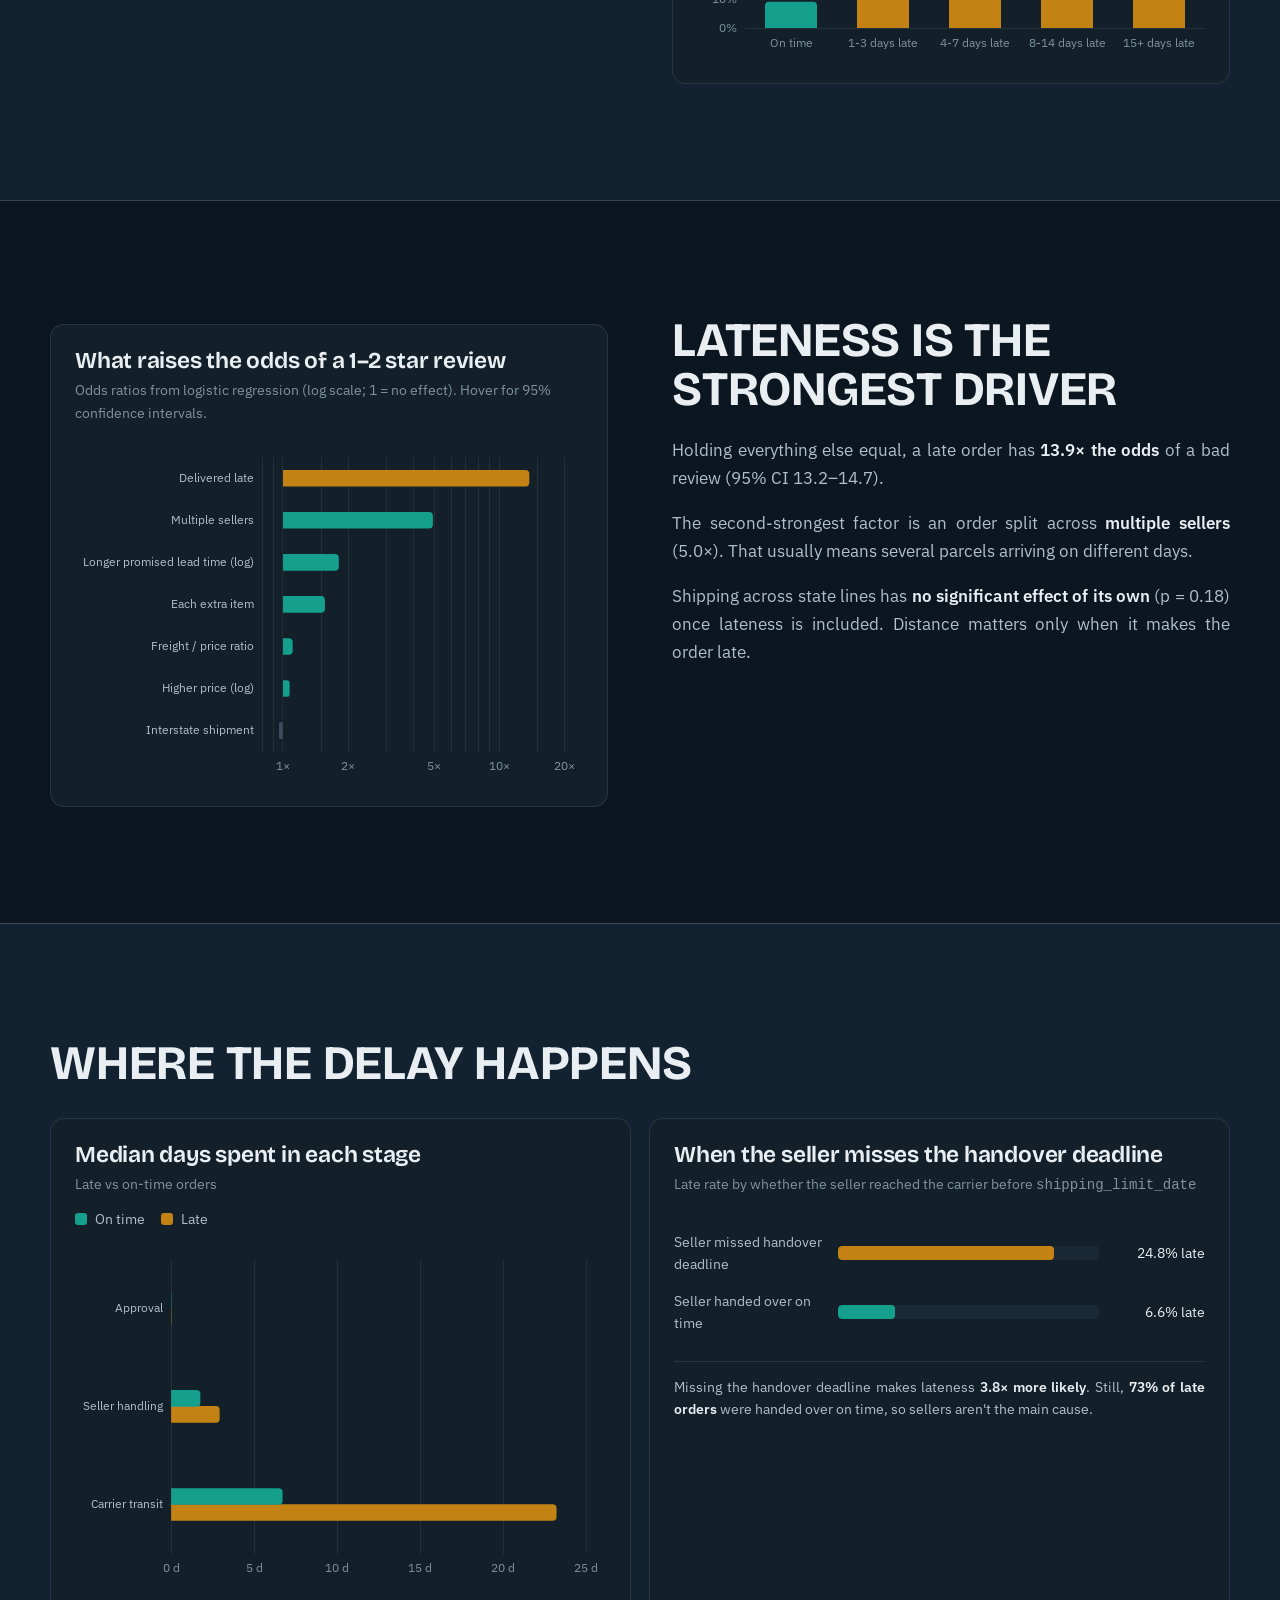
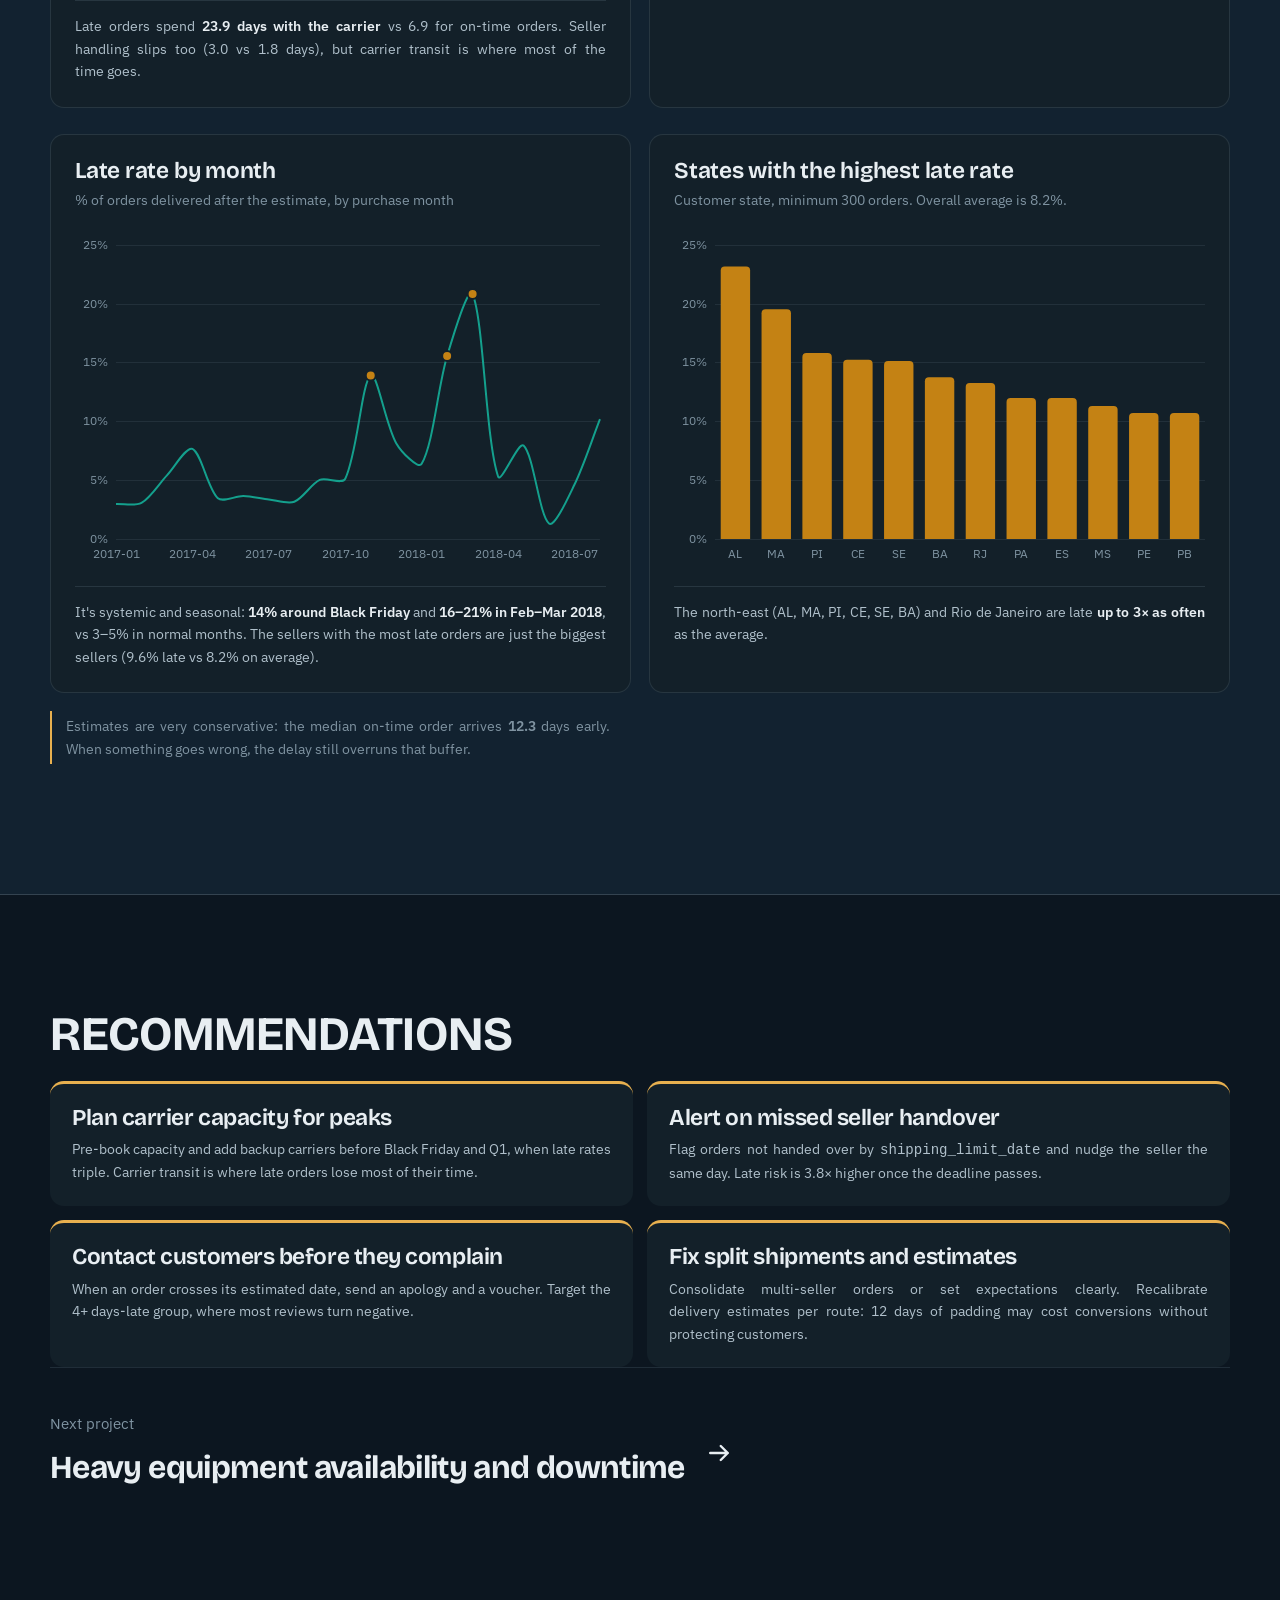
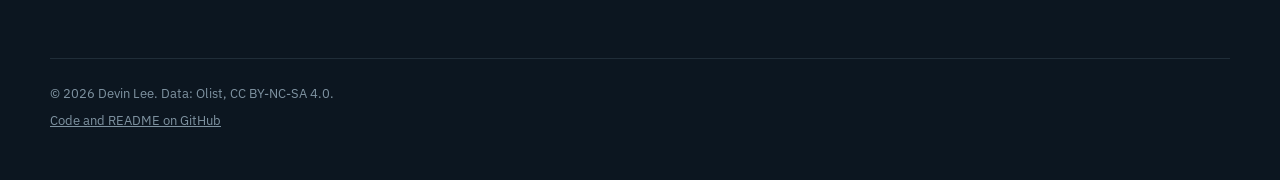
<file: projects/delivery-experience-rca/index.html>
<!DOCTYPE html>

<html lang="en">
<head>
<meta charset="utf-8"/>
<meta content="width=device-width, initial-scale=1" name="viewport"/>
<title>Delivery Experience RCA | Devin Lee</title>
<meta content="Root cause analysis of 95k real deliveries: how much lateness drives bad reviews, and where in the fulfilment chain it comes from." name="description"/>
<meta content="#0c1620" name="theme-color"/>
<link href="../../assets/favicon.svg" rel="icon" type="image/svg+xml"/>
<link as="font" crossorigin="" href="../../assets/fonts/bricolage-grotesque.woff2" rel="preload" type="font/woff2"/>
<link href="../../assets/css/style.css" rel="stylesheet"/>
</head>
<body class="case">
<header class="nav">
<div class="wrap">
<a aria-label="Home" class="brand" href="../../">DL<span>.</span></a>
<button aria-controls="nav-links" aria-expanded="false" class="menu-btn">Menu</button>
<nav aria-label="Main" class="nav-links" id="nav-links">
<a data-id="Project" href="../../#projects">Projects</a>
<a data-id="Kode" href="https://github.com/devinlee14/devinlee14.github.io/tree/main/projects/delivery-experience-rca" rel="noopener" target="_blank">Code</a>
<button aria-label="Ganti bahasa ke Bahasa Indonesia" class="lang-toggle" type="button"><span class="on">EN</span><span>ID</span></button>
<a class="cta" data-id="Kontak" href="../../#contact">Contact</a>
</nav>
</div>
</header>
<main>
<div class="case-hero">
<div class="wrap">
<a class="back" data-id='&lt;svg aria-hidden="true" fill="none" viewbox="0 0 16 16"&gt;&lt;path d="M3 8h10M9 4l4 4-4 4" stroke="currentColor" stroke-linecap="round" stroke-linejoin="round" stroke-width="1.6"&gt;&lt;/path&gt;&lt;/svg&gt;Semua project' href="../../#projects"><svg aria-hidden="true" fill="none" viewbox="0 0 16 16"><path d="M3 8h10M9 4l4 4-4 4" stroke="currentColor" stroke-linecap="round" stroke-linejoin="round" stroke-width="1.6"></path></svg>All projects</a>
<h1 class="fade-in" data-id="Root cause analysis pengalaman pengiriman">Delivery experience root cause analysis</h1>
<p class="lede fade-in" data-id="Review menentukan peringkat di marketplace dan apakah pelanggan akan kembali. Saya mengukur seberapa besar keterlambatan pengiriman memicu review bintang 1–2, lalu menelusuri setiap pesanan melalui tahap persetujuan, penanganan seller, dan pengiriman kurir untuk menemukan tahap mana yang perlu diperbaiki lebih dulu.">Reviews decide marketplace ranking and whether customers come back. I measured how much late delivery drives 1–2 star reviews, then traced each order through approval, seller handling and carrier transit to find which step to fix first.</p>
<dl class="facts fade-in">
<div><dt>Data</dt><dd data-id="Asli: dataset publik Olist, 94.819 pesanan terkirim, Jan 2017 – Agu 2018">Real: Olist public dataset, 94,819 delivered orders, Jan 2017 – Aug 2018</dd></div>
<div><dt>Tools</dt><dd>Python, pandas, statsmodels</dd></div>
<div><dt data-id="Metode">Methods</dt><dd data-id="Dekomposisi tahap proses, regresi logistik, segmentasi">Process-stage decomposition, logistic regression, segmentation</dd></div>
<div><dt data-id="Pertanyaan">Question</dt><dd data-id="Bagian fulfilment mana yang perlu diperbaiki operasional lebih dulu?">Which part of fulfilment should operations fix first?</dd></div>
</dl>
</div>
</div>
<section aria-label="Key numbers">
<div class="wrap">
<div class="kpis">
<div class="kpi reveal"><b class="num"><span id="k-late">8.2</span>%</b><span data-id="pesanan tiba setelah tanggal yang dijanjikan">of delivered orders arrived after the promised date</span></div>
<div class="kpi reveal"><b class="num"><span id="k-r1">4.29</span>→<span id="k-r2">2.56</span>★</b><span data-id="rata-rata review, tepat waktu vs terlambat">average review, on time vs late</span></div>
<div class="kpi accent reveal"><b class="num"><span id="k-or">13.9</span>×</b><span data-id="peluang review bintang 1–2 saat terlambat, setelah faktor lain dikontrol">odds of a 1–2 star review when late, controlling for other factors</span></div>
<div class="kpi reveal"><b class="num">~<span id="k-excess">3,400</span></b><span data-id='review buruk akibat keterlambatan, &lt;span id="k-share"&gt;28&lt;/span&gt;% dari semua review bintang 1–2'>bad reviews caused by lateness, <span id="k-share">28</span>% of all 1–2 star reviews</span></div>
</div>
</div>
</section>
<section aria-labelledby="impact">
<div class="wrap">
<div class="split">
<div class="prose reveal from-left">
<h2 data-id="Terlambat beberapa hari mengubah segalanya" id="impact">A few days late changes everything</h2>
<p data-id="Pesanan tepat waktu mendapat review bintang 1–2 hanya &lt;strong&gt;9% dari waktu&lt;/strong&gt;. Terlambat satu sampai tiga hari menggandakannya. Pada &lt;strong&gt;keterlambatan 4+ hari, mayoritas review adalah bintang 1–2&lt;/strong&gt;.">On-time orders get a 1–2 star review <strong>9% of the time</strong>. One to three days late doubles that. At <strong>4+ days late, the majority of reviews are 1–2 stars</strong>.</p>
<p data-id="Keterlambatan saja belum membuktikan sebab-akibat: pesanan yang terlambat bisa jadi lebih besar, lebih mahal, atau lebih jauh. Karena itu saya memakai regresi logistik yang mengontrol faktor-faktor tersebut.">Lateness alone doesn't prove cause: late orders might also be bigger, pricier or longer-haul. So I fitted a logistic regression controlling for those factors.</p>
</div>
<div class="chart-card reveal from-right">
<h3 data-id="Porsi review bintang 1–2 berdasarkan hari keterlambatan">Share of 1–2 star reviews by days late</h3>
<p class="sub" data-id="Arahkan kursor untuk melihat rata-rata rating dan jumlah pesanan">Hover for average rating and order count</p>
<div class="chart-box"><canvas id="c-impact"></canvas></div>
</div>
</div>
</div>
</section>
<section aria-labelledby="model">
<div class="wrap">
<div class="split">
<div class="chart-card reveal from-left">
<h3 data-id="Apa yang menaikkan peluang review bintang 1–2">What raises the odds of a 1–2 star review</h3>
<p class="sub" data-id="Odds ratio dari regresi logistik (skala log; 1 = tidak berpengaruh). Arahkan kursor untuk melihat interval kepercayaan 95%.">Odds ratios from logistic regression (log scale; 1 = no effect). Hover for 95% confidence intervals.</p>
<div class="chart-box"><canvas id="c-odds"></canvas></div>
</div>
<div class="prose reveal from-right">
<h2 data-id="Keterlambatan adalah faktor terkuat" id="model">Lateness is the strongest driver</h2>
<p data-id="Jika faktor lain sama, pesanan terlambat punya &lt;strong&gt;peluang 13,9&amp;times;&lt;/strong&gt; mendapat review buruk (CI 95% 13,2–14,7).">Holding everything else equal, a late order has <strong>13.9× the odds</strong> of a bad review (95% CI 13.2–14.7).</p>
<p data-id="Faktor terkuat kedua adalah pesanan yang terbagi ke &lt;strong&gt;beberapa seller&lt;/strong&gt; (5,0&amp;times;). Biasanya itu berarti beberapa paket datang di hari yang berbeda.">The second-strongest factor is an order split across <strong>multiple sellers</strong> (5.0×). That usually means several parcels arriving on different days.</p>
<p data-id="Pengiriman antarnegara bagian &lt;strong&gt;tidak berpengaruh signifikan dengan sendirinya&lt;/strong&gt; (p = 0,18) setelah keterlambatan diperhitungkan. Jarak baru berpengaruh jika membuat pesanan terlambat.">Shipping across state lines has <strong>no significant effect of its own</strong> (p = 0.18) once lateness is included. Distance matters only when it makes the order late.</p>
</div>
</div>
</div>
</section>
<section aria-labelledby="where">
<div class="wrap">
<h2 class="reveal" data-id="Di mana keterlambatan terjadi" id="where">Where the delay happens</h2>
<div class="grid-2">
<div class="chart-card reveal">
<h3 data-id="Median hari di setiap tahap">Median days spent in each stage</h3>
<p class="sub" data-id="Pesanan terlambat vs tepat waktu">Late vs on-time orders</p>
<div class="legend"><span data-id='&lt;i style="background:var(--c1)"&gt;&lt;/i&gt;Tepat waktu'><i style="background:var(--c1)"></i>On time</span><span data-id='&lt;i style="background:var(--c2)"&gt;&lt;/i&gt;Terlambat'><i style="background:var(--c2)"></i>Late</span></div>
<div class="chart-box"><canvas id="c-stage"></canvas></div>
<p class="takeaway" data-id="Pesanan terlambat menghabiskan &lt;strong&gt;23,9 hari di kurir&lt;/strong&gt;, dibanding 6,9 hari untuk pesanan tepat waktu. Penanganan seller juga molor (3,0 vs 1,8 hari), tapi waktu paling banyak habis di pengiriman kurir.">Late orders spend <strong>23.9 days with the carrier</strong> vs 6.9 for on-time orders. Seller handling slips too (3.0 vs 1.8 days), but carrier transit is where most of the time goes.</p>
</div>
<div class="chart-card reveal">
<h3 data-id="Saat seller melewati tenggat serah terima">When the seller misses the handover deadline</h3>
<p class="sub" data-id="Tingkat keterlambatan berdasarkan apakah seller menyerahkan barang ke kurir sebelum &lt;code&gt;shipping_limit_date&lt;/code&gt;">Late rate by whether the seller reached the carrier before <code>shipping_limit_date</code></p>
<ul class="bars" id="c-handover" style="margin:34px 0 26px"></ul>
<p class="takeaway" data-id="Melewati tenggat serah terima membuat keterlambatan &lt;strong&gt;3,8&amp;times; lebih mungkin&lt;/strong&gt;. Meski begitu, &lt;strong&gt;73% pesanan terlambat&lt;/strong&gt; diserahkan tepat waktu, jadi seller bukan penyebab utamanya.">Missing the handover deadline makes lateness <strong>3.8× more likely</strong>. Still, <strong>73% of late orders</strong> were handed over on time, so sellers aren't the main cause.</p>
</div>
</div>
<div class="grid-2" style="margin-top:18px">
<div class="chart-card reveal">
<h3 data-id="Tingkat keterlambatan per bulan">Late rate by month</h3>
<p class="sub" data-id="% pesanan yang tiba setelah estimasi, berdasarkan bulan pembelian">% of orders delivered after the estimate, by purchase month</p>
<div class="chart-box"><canvas id="c-month"></canvas></div>
<p class="takeaway" data-id="Masalahnya sistemik dan musiman: &lt;strong&gt;14% sekitar Black Friday&lt;/strong&gt; dan &lt;strong&gt;16–21% pada Feb–Mar 2018&lt;/strong&gt;, dibanding 3–5% di bulan biasa. Seller dengan pesanan terlambat terbanyak hanyalah seller terbesar (9,6% terlambat vs rata-rata 8,2%).">It's systemic and seasonal: <strong>14% around Black Friday</strong> and <strong>16–21% in Feb–Mar 2018</strong>, vs 3–5% in normal months. The sellers with the most late orders are just the biggest sellers (9.6% late vs 8.2% on average).</p>
</div>
<div class="chart-card reveal">
<h3 data-id="Negara bagian dengan tingkat keterlambatan tertinggi">States with the highest late rate</h3>
<p class="sub" data-id="Negara bagian pelanggan, minimal 300 pesanan. Rata-rata keseluruhan 8,2%.">Customer state, minimum 300 orders. Overall average is 8.2%.</p>
<div class="chart-box"><canvas id="c-state"></canvas></div>
<p class="takeaway" data-id="Wilayah timur laut (AL, MA, PI, CE, SE, BA) dan Rio de Janeiro terlambat &lt;strong&gt;hingga 3&amp;times; lebih sering&lt;/strong&gt; dari rata-rata.">The north-east (AL, MA, PI, CE, SE, BA) and Rio de Janeiro are late <strong>up to 3× as often</strong> as the average.</p>
</div>
</div>
<p class="note reveal" data-id='Estimasinya sangat longgar: median pesanan tepat waktu tiba &lt;strong id="k-early"&gt;12.3&lt;/strong&gt; hari lebih awal. Saat ada masalah, keterlambatannya tetap melampaui cadangan waktu itu.'>Estimates are very conservative: the median on-time order arrives <strong id="k-early">12.3</strong> days early. When something goes wrong, the delay still overruns that buffer.</p>
</div>
</section>
<section aria-labelledby="recs">
<div class="wrap">
<h2 class="reveal" data-id="Rekomendasi" id="recs">Recommendations</h2>
<ul class="recs">
<li class="reveal"><h3 data-id="Rencanakan kapasitas kurir untuk masa puncak">Plan carrier capacity for peaks</h3><p data-id="Pesan kapasitas lebih awal dan siapkan kurir cadangan sebelum Black Friday dan Q1, saat tingkat keterlambatan naik tiga kali lipat. Waktu pesanan terlambat paling banyak hilang di pengiriman kurir.">Pre-book capacity and add backup carriers before Black Friday and Q1, when late rates triple. Carrier transit is where late orders lose most of their time.</p></li>
<li class="reveal"><h3 data-id="Peringatan saat seller melewati serah terima">Alert on missed seller handover</h3><p data-id="Tandai pesanan yang belum diserahkan sebelum &lt;code&gt;shipping_limit_date&lt;/code&gt; dan ingatkan seller di hari yang sama. Risiko terlambat 3,8&amp;times; lebih tinggi setelah tenggat lewat.">Flag orders not handed over by <code>shipping_limit_date</code> and nudge the seller the same day. Late risk is 3.8× higher once the deadline passes.</p></li>
<li class="reveal"><h3 data-id="Hubungi pelanggan sebelum mereka komplain">Contact customers before they complain</h3><p data-id="Saat pesanan melewati tanggal estimasi, kirim permintaan maaf dan voucher. Sasar kelompok yang terlambat 4+ hari, tempat sebagian besar review berubah negatif.">When an order crosses its estimated date, send an apology and a voucher. Target the 4+ days-late group, where most reviews turn negative.</p></li>
<li class="reveal"><h3 data-id="Perbaiki pengiriman terpisah dan estimasi">Fix split shipments and estimates</h3><p data-id="Gabungkan pesanan dari beberapa seller atau sampaikan ekspektasi dengan jelas. Kalibrasi ulang estimasi pengiriman per rute: cadangan 12 hari bisa mengurangi konversi tanpa benar-benar melindungi pelanggan.">Consolidate multi-seller orders or set expectations clearly. Recalibrate delivery estimates per route: 12 days of padding may cost conversions without protecting customers.</p></li>
</ul>
<a class="next-case reveal" href="../equipment-utilization-rca/">
<div><small data-id="Project berikutnya">Next project</small><strong data-id="Ketersediaan dan downtime alat berat">Heavy equipment availability and downtime</strong></div>
<svg aria-hidden="true" fill="none" viewbox="0 0 16 16"><path d="M3 8h10M9 4l4 4-4 4" stroke="currentColor" stroke-linecap="round" stroke-linejoin="round" stroke-width="1.4"></path></svg>
</a>
</div>
</section>
</main>
<footer><div class="wrap"><span data-id="&amp;copy; 2026 Devin Lee. Data: Olist, CC BY-NC-SA 4.0.">© 2026 Devin Lee. Data: Olist, CC BY-NC-SA 4.0.</span><a data-id="Kode dan README di GitHub" href="https://github.com/devinlee14/devinlee14.github.io/tree/main/projects/delivery-experience-rca" rel="noopener" target="_blank">Code and README on GitHub</a></div></footer>
<script src="../../assets/vendor/lenis.min.js"></script>
<script src="../../assets/vendor/chart.umd.min.js"></script>
<script src="../../assets/js/main.js"></script>
<script>
(async () => {
  const { c, fmt, load, whenVisible } = Viz;
  const d = await load("../../assets/data/delivery.json");
  const k = d.kpi;
  const set = (id, v) => (document.getElementById(id).textContent = v);
  set("k-late", k.late_rate); set("k-r1", k.avg_review_ontime.toFixed(2)); set("k-r2", k.avg_review_late.toFixed(2));
  set("k-or", k.late_odds_ratio.toFixed(1)); set("k-excess", fmt(Math.round(k.excess_bad_reviews / 100) * 100));
  set("k-share", Math.round(k.share_bad_from_late)); set("k-early", k.median_early_days);

  whenVisible(document.getElementById("c-impact"), () => new Chart("c-impact", {
    type: "bar",
    data: { labels: d.impact.map(r => r.late_bucket), datasets: [{ data: d.impact.map(r => r.bad_review_pct),
      backgroundColor: d.impact.map((_, i) => (i === 0 ? c.teal : c.amber)), maxBarThickness: 52 }] },
    options: { scales: { x: { grid: { display: false } }, y: { max: 100, ticks: { callback: v => v + "%" } } },
      plugins: { tooltip: { callbacks: { label: i => ` ${i.raw}% are 1–2 stars`,
        afterLabel: i => [` average ${d.impact[i.dataIndex].avg_review}★`, ` ${fmt(d.impact[i.dataIndex].orders)} orders`] } } } },
  }));

  const names = { late: "Delivered late", multi_seller: "Multiple sellers", log_promised: "Longer promised lead time (log)", n_items: "Each extra item", freight_ratio: "Freight / price ratio", log_price: "Higher price (log)", interstate: "Interstate shipment" };
  const od = d.odds;
  whenVisible(document.getElementById("c-odds"), () => new Chart("c-odds", {
    type: "bar",
    data: { labels: od.map(o => names[o.factor] || o.factor), datasets: [{ data: od.map(o => o.odds_ratio), base: 1,
      backgroundColor: od.map(o => (o.p_value > 0.05 ? "#3a4f5c" : o.factor === "late" ? c.amber : c.teal)), barThickness: 16 }] },
    options: { indexAxis: "y", scales: { x: { type: "logarithmic", min: 0.8, max: 20, ticks: { autoSkip: false, maxRotation: 0, callback: v => [1, 2, 5, 10, 20].includes(v) ? v + "×" : "" } }, y: { grid: { display: false }, ticks: { color: "#b0c0cb" } } },
      plugins: { tooltip: { callbacks: { label: i => ` odds ratio ${od[i.dataIndex].odds_ratio.toFixed(2)}×`,
        afterLabel: i => [` 95% CI ${od[i.dataIndex].ci_low.toFixed(2)}–${od[i.dataIndex].ci_high.toFixed(2)}`, od[i.dataIndex].p_value > 0.05 ? " not significant" : ` p ${od[i.dataIndex].p_value < 0.001 ? "< 0.001" : "= " + od[i.dataIndex].p_value}`] } } } },
  }));

  whenVisible(document.getElementById("c-stage"), () => new Chart("c-stage", {
    type: "bar",
    data: { labels: d.stage.labels, datasets: [
      { label: "On time", data: d.stage.on_time, backgroundColor: c.teal, barThickness: 16 },
      { label: "Late", data: d.stage.late, backgroundColor: c.amber, barThickness: 16 }] },
    options: { indexAxis: "y", interaction: { mode: "index", intersect: false },
      scales: { x: { ticks: { callback: v => v + " d" } }, y: { grid: { display: false }, ticks: { color: "#b0c0cb" } } },
      plugins: { tooltip: { callbacks: { label: i => ` ${i.dataset.label}: ${i.raw} days (median)` } } } },
  }));

  const ho = document.getElementById("c-handover");
  const rows = [["Seller missed handover deadline", k.late_if_missed_handover, c.amber], ["Seller handed over on time", k.late_if_handover_ok, c.teal]];
  ho.innerHTML = rows.map(([l, v, col]) => `<li><span>${l}</span><span class="track"><span class="fill" data-w="${v / 30 * 100}" style="background:${col}"></span></span><span class="val">${v}% late</span></li>`).join("");
  whenVisible(ho, () => ho.querySelectorAll(".fill").forEach(f => (f.style.width = f.dataset.w + "%")));

  const mo = d.monthly;
  whenVisible(document.getElementById("c-month"), () => new Chart("c-month", {
    type: "line",
    data: { labels: mo.month, datasets: [{ data: mo.late_rate, borderColor: c.teal, tension: 0.3,
      pointRadius: mo.late_rate.map(v => (v >= 14 ? 5 : 0)), pointBackgroundColor: c.amber, pointBorderColor: "#132029", pointBorderWidth: 2 }] },
    options: { interaction: { mode: "index", intersect: false }, scales: { x: { grid: { display: false }, ticks: { maxTicksLimit: 8 } }, y: { beginAtZero: true, ticks: { callback: v => v + "%" } } },
      plugins: { tooltip: { callbacks: { label: i => ` ${i.raw}% late`, afterLabel: i => ` ${fmt(mo.orders[i.dataIndex])} orders` } } } },
  }));

  const s = d.state;
  whenVisible(document.getElementById("c-state"), () => new Chart("c-state", {
    type: "bar",
    data: { labels: s.customer_state, datasets: [{ data: s.late_rate, backgroundColor: c.amber, maxBarThickness: 30 }] },
    options: { scales: { x: { grid: { display: false } }, y: { beginAtZero: true, ticks: { callback: v => v + "%" } } },
      plugins: { tooltip: { callbacks: { label: i => ` ${i.raw}% late`, afterLabel: i => [` ${fmt(s.orders[i.dataIndex])} orders`, ` avg ${s.avg_delivery_days[i.dataIndex].toFixed(1)} days to deliver`] } } } },
  }));
})();
</script>
</body>
</html>
</file>
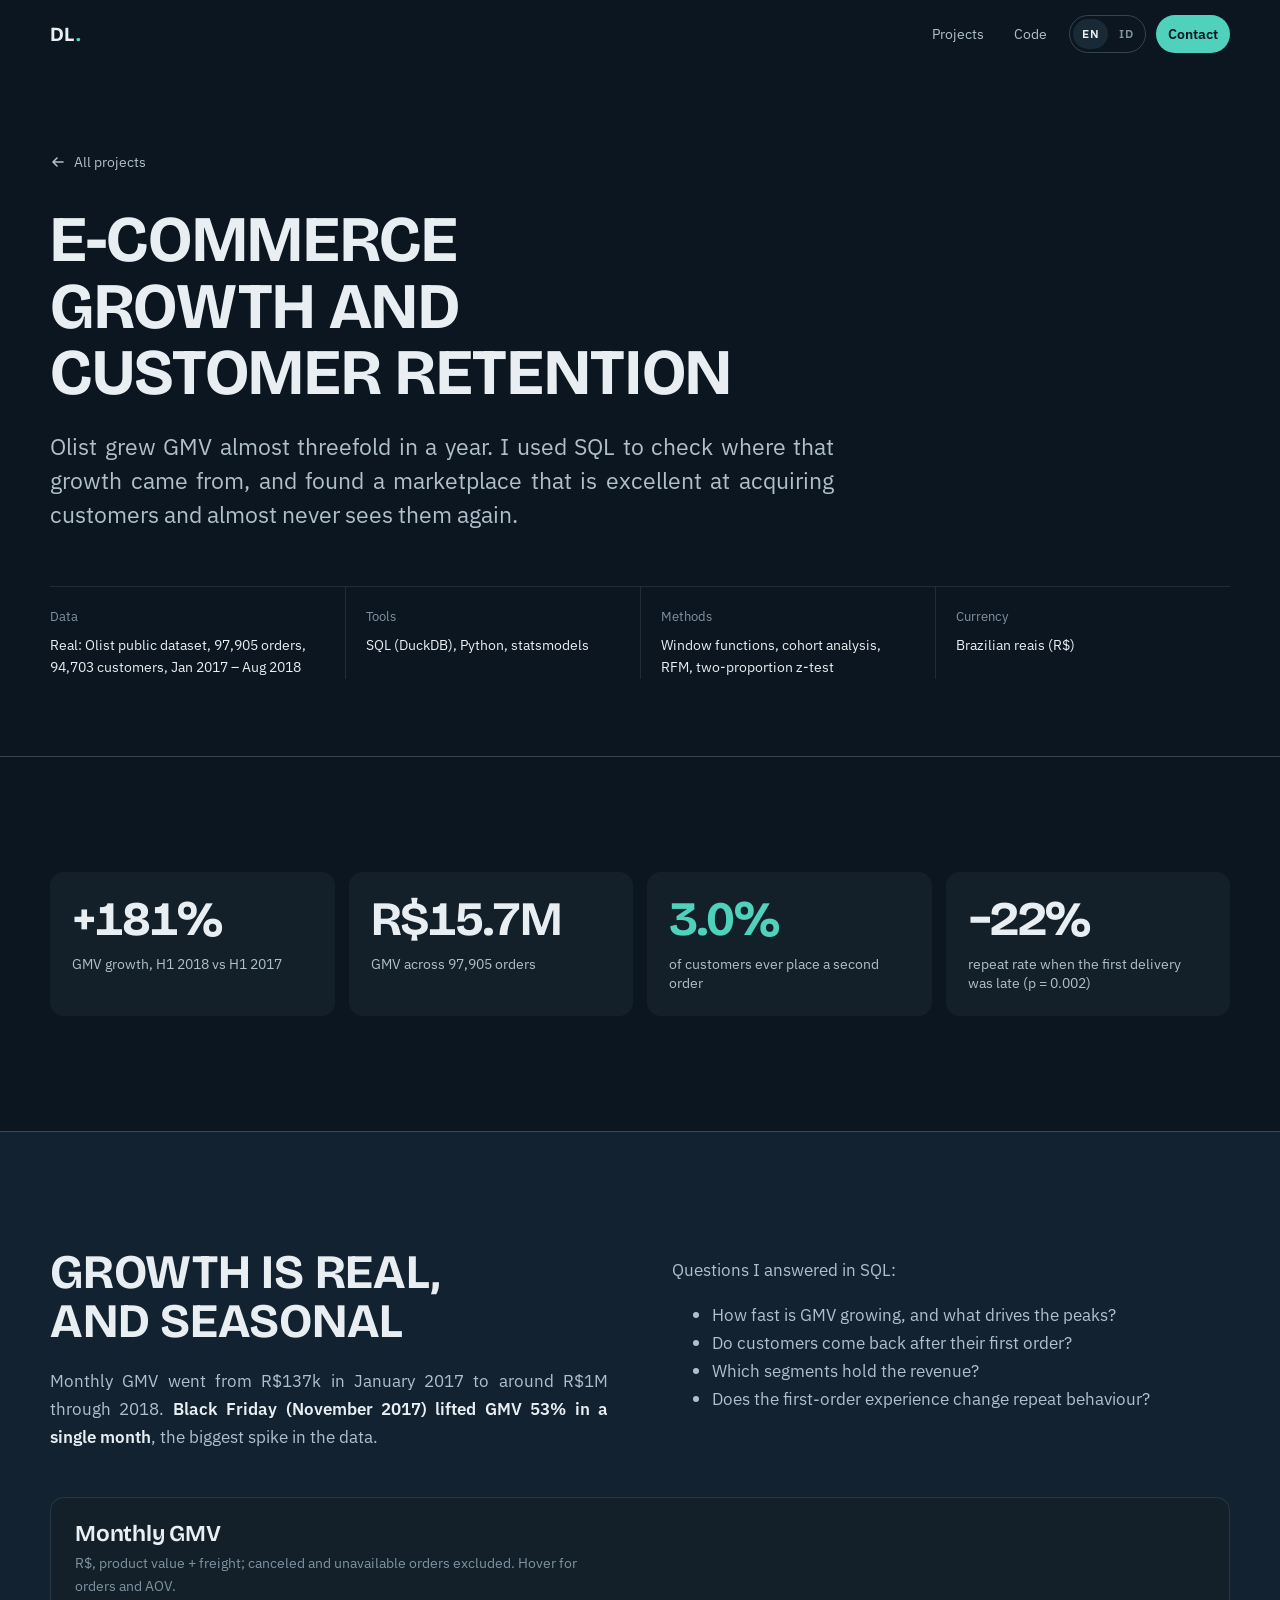
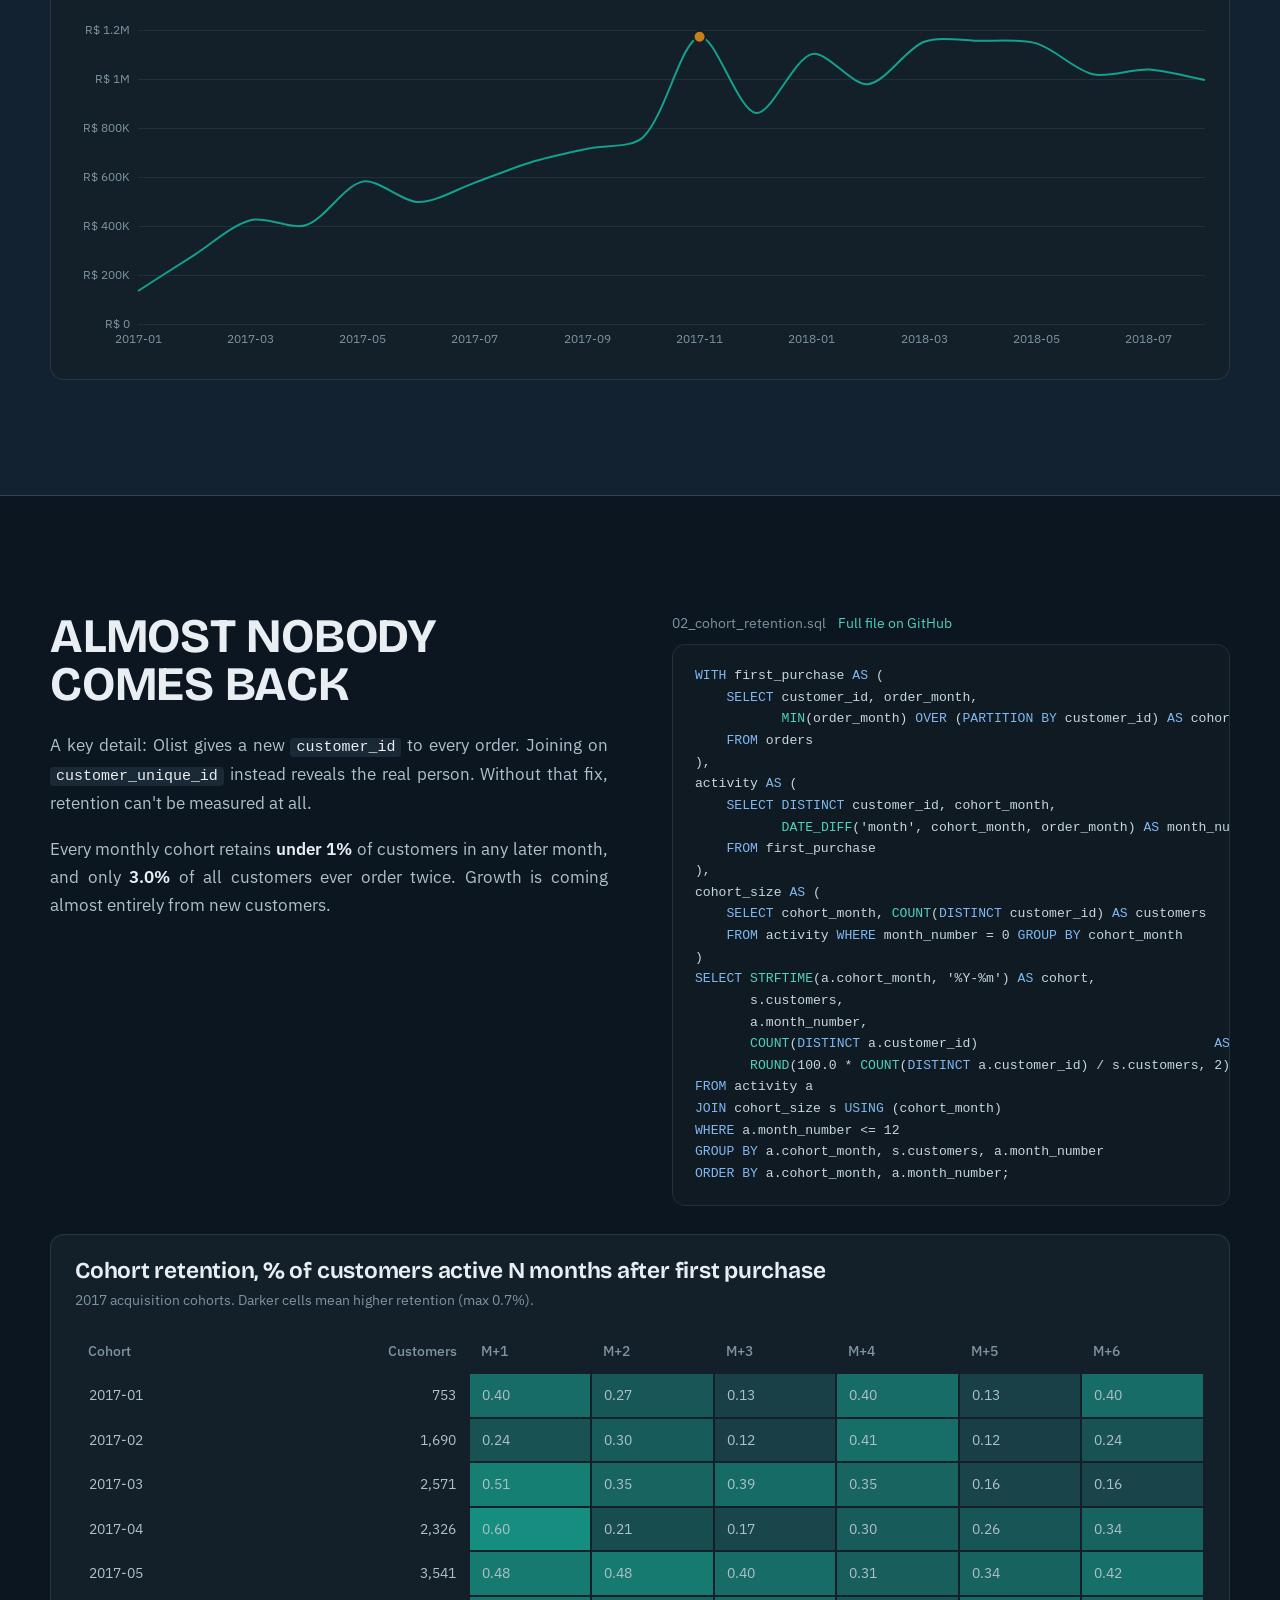
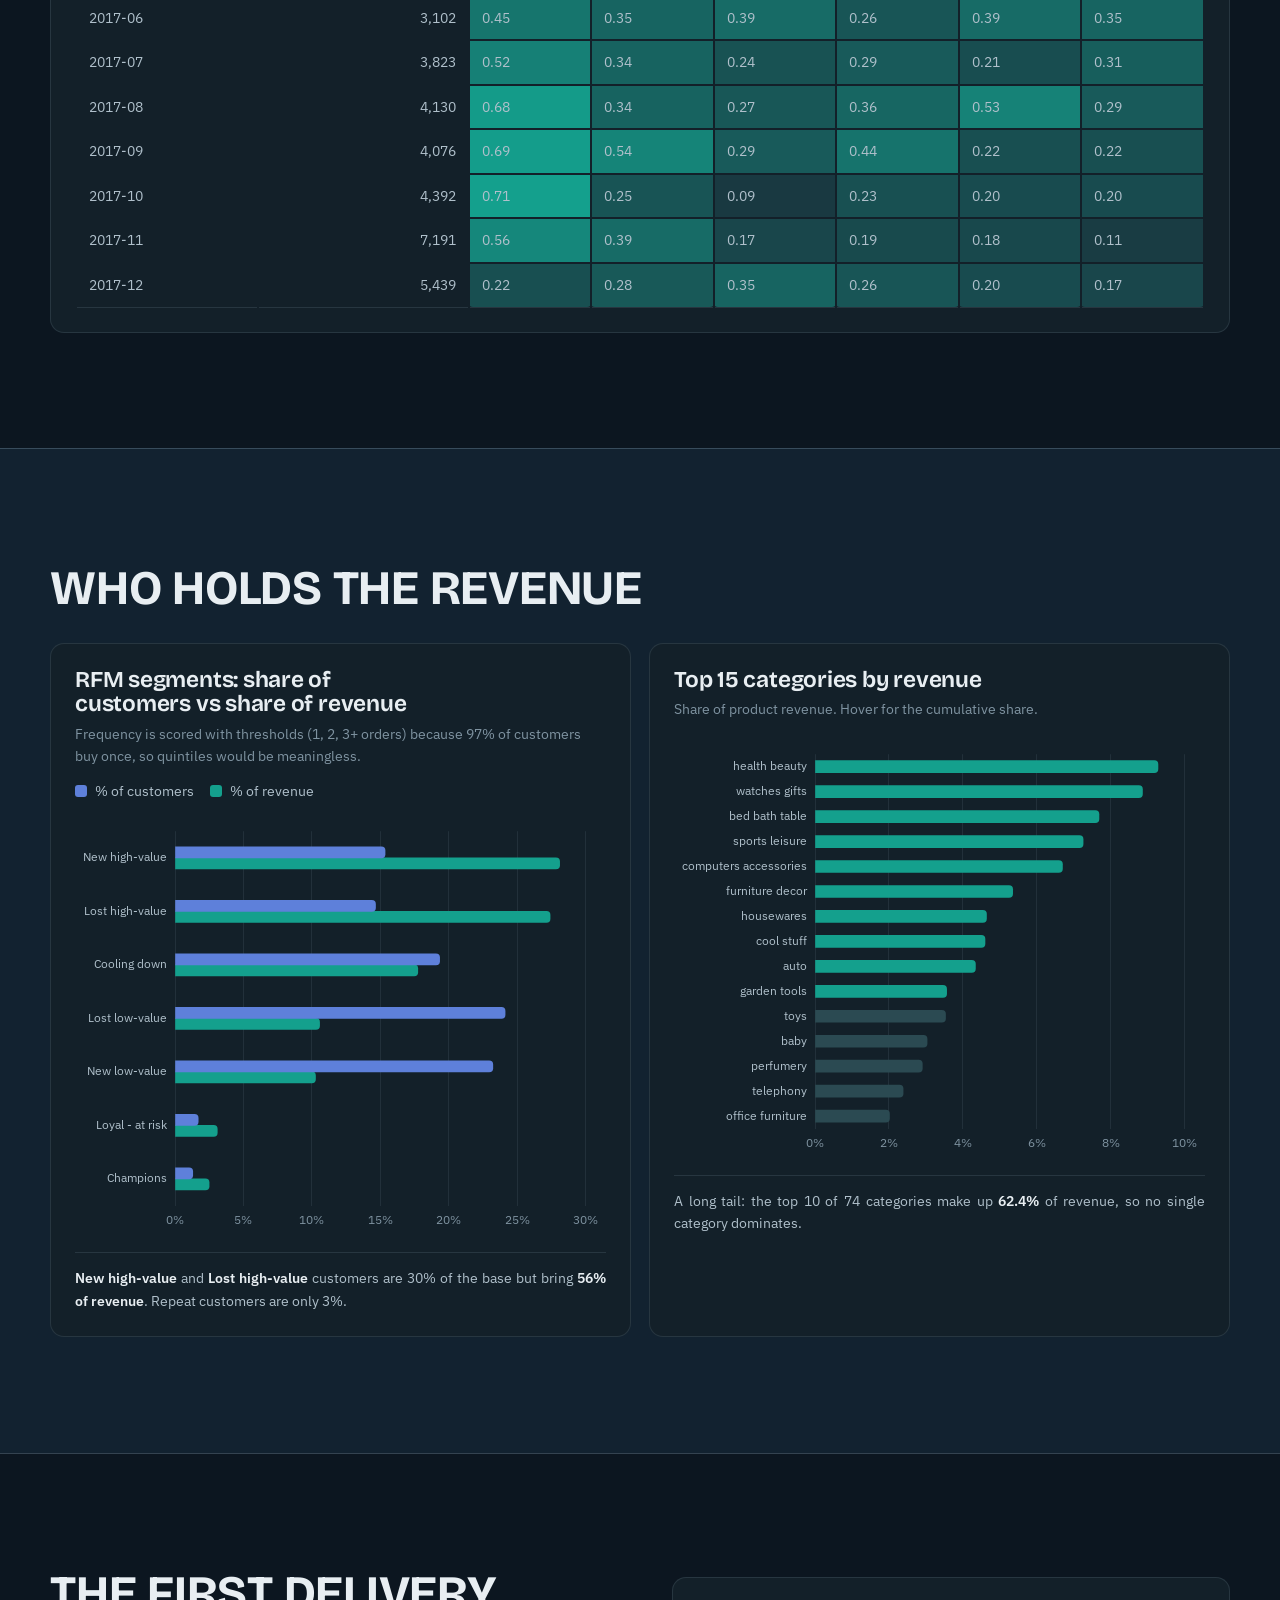
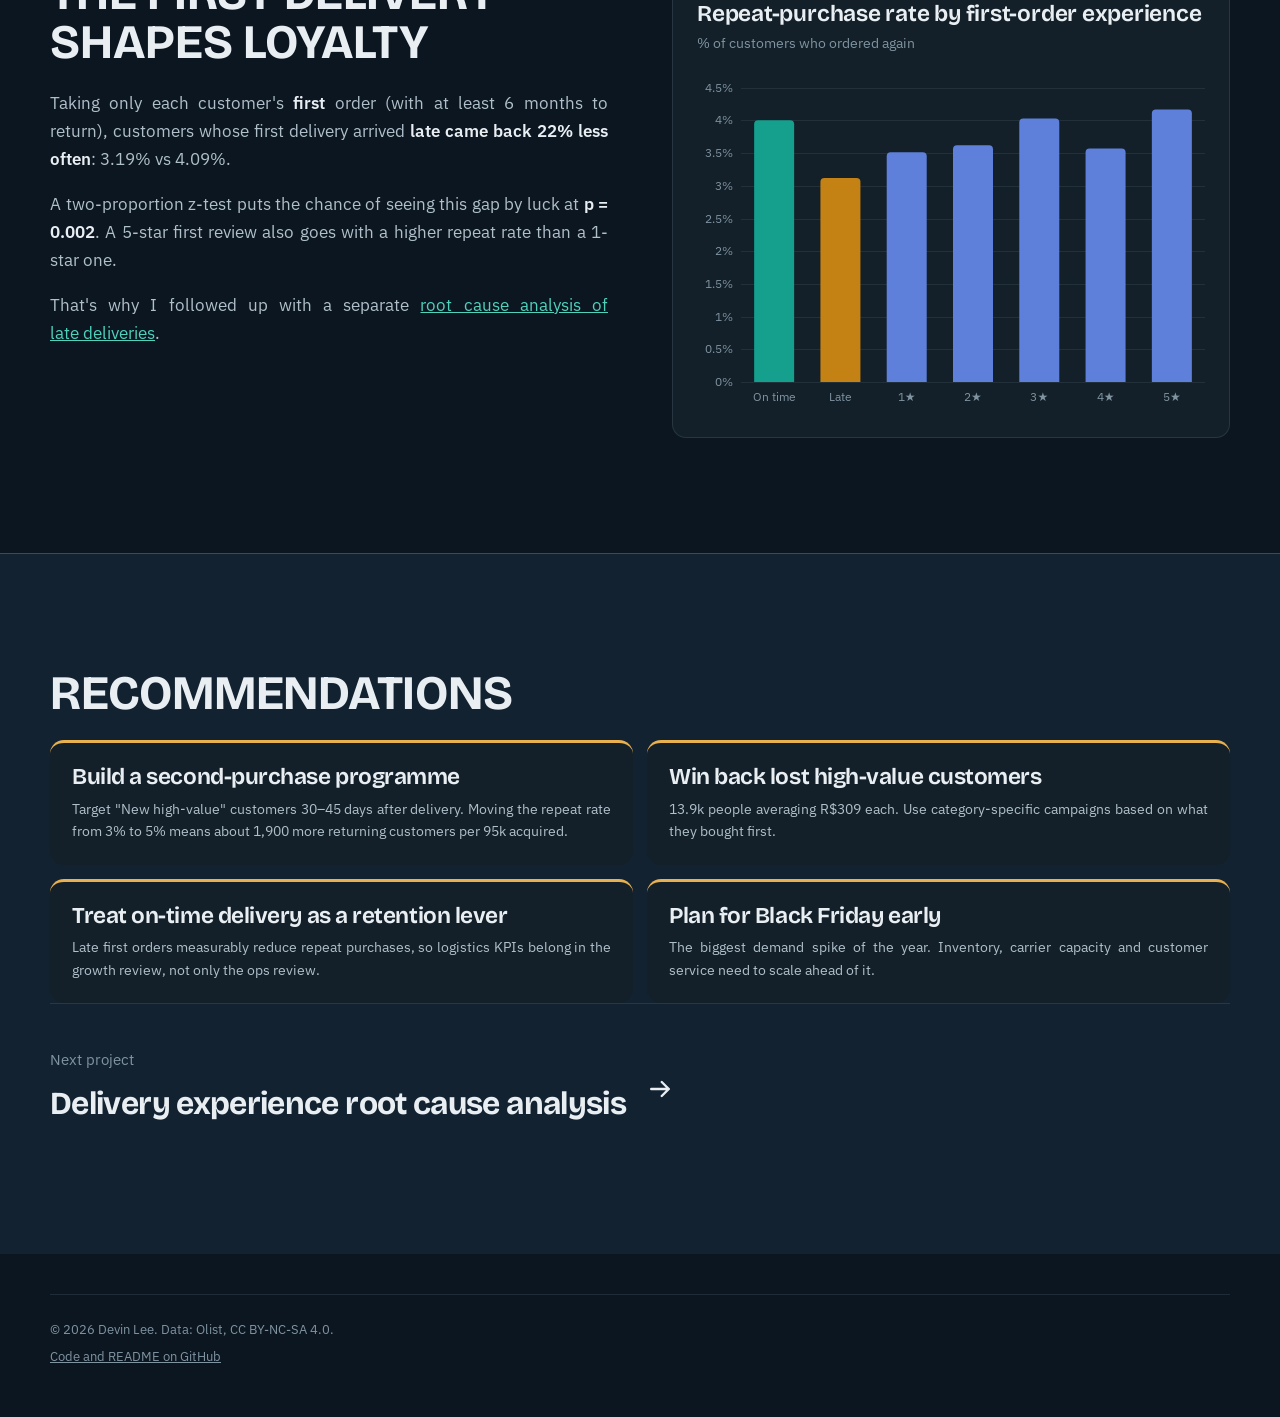
<file: projects/ecommerce-customer-analytics/index.html>
<!DOCTYPE html>

<html lang="en">
<head>
<meta charset="utf-8"/>
<meta content="width=device-width, initial-scale=1" name="viewport"/>
<title>E-commerce Growth &amp; Retention | Devin Lee</title>
<meta content="SQL analysis of 98k real Olist orders: growth KPIs, cohort retention, RFM segmentation and what drives repeat purchases." name="description"/>
<meta content="#0c1620" name="theme-color"/>
<link href="../../assets/favicon.svg" rel="icon" type="image/svg+xml"/>
<link as="font" crossorigin="" href="../../assets/fonts/bricolage-grotesque.woff2" rel="preload" type="font/woff2"/>
<link href="../../assets/css/style.css" rel="stylesheet"/>
</head>
<body class="case">
<header class="nav">
<div class="wrap">
<a aria-label="Home" class="brand" href="../../">DL<span>.</span></a>
<button aria-controls="nav-links" aria-expanded="false" class="menu-btn">Menu</button>
<nav aria-label="Main" class="nav-links" id="nav-links">
<a data-id="Project" href="../../#projects">Projects</a>
<a data-id="Kode" href="https://github.com/devinlee14/devinlee14.github.io/tree/main/projects/ecommerce-customer-analytics" rel="noopener" target="_blank">Code</a>
<button aria-label="Ganti bahasa ke Bahasa Indonesia" class="lang-toggle" type="button"><span class="on">EN</span><span>ID</span></button>
<a class="cta" data-id="Kontak" href="../../#contact">Contact</a>
</nav>
</div>
</header>
<main>
<div class="case-hero">
<div class="wrap">
<a class="back" data-id='&lt;svg aria-hidden="true" fill="none" viewbox="0 0 16 16"&gt;&lt;path d="M3 8h10M9 4l4 4-4 4" stroke="currentColor" stroke-linecap="round" stroke-linejoin="round" stroke-width="1.6"&gt;&lt;/path&gt;&lt;/svg&gt;Semua project' href="../../#projects"><svg aria-hidden="true" fill="none" viewbox="0 0 16 16"><path d="M3 8h10M9 4l4 4-4 4" stroke="currentColor" stroke-linecap="round" stroke-linejoin="round" stroke-width="1.6"></path></svg>All projects</a>
<h1 class="fade-in" data-id="Pertumbuhan e-commerce dan retensi pelanggan">E-commerce growth and customer retention</h1>
<p class="lede fade-in" data-id="GMV Olist tumbuh hampir tiga kali lipat dalam setahun. Saya memakai SQL untuk melihat dari mana pertumbuhan itu berasal, dan menemukan marketplace yang sangat jago mendapatkan pelanggan baru, tapi hampir tidak pernah melihat mereka kembali.">Olist grew GMV almost threefold in a year. I used SQL to check where that growth came from, and found a marketplace that is excellent at acquiring customers and almost never sees them again.</p>
<dl class="facts fade-in">
<div><dt>Data</dt><dd data-id="Asli: dataset publik Olist, 97.905 pesanan, 94.703 pelanggan, Jan 2017 – Agu 2018">Real: Olist public dataset, 97,905 orders, 94,703 customers, Jan 2017 – Aug 2018</dd></div>
<div><dt>Tools</dt><dd>SQL (DuckDB), Python, statsmodels</dd></div>
<div><dt data-id="Metode">Methods</dt><dd data-id="Window function, analisis kohort, RFM, uji-z dua proporsi">Window functions, cohort analysis, RFM, two-proportion z-test</dd></div>
<div><dt data-id="Mata uang">Currency</dt><dd data-id="Real Brasil (R$)">Brazilian reais (R$)</dd></div>
</dl>
</div>
</div>
<section aria-label="Key numbers">
<div class="wrap">
<div class="kpis">
<div class="kpi reveal"><b class="num">+<span id="k-growth">181</span>%</b><span data-id="Pertumbuhan GMV, S1 2018 vs S1 2017">GMV growth, H1 2018 vs H1 2017</span></div>
<div class="kpi reveal"><b class="num">R$<span id="k-gmv">15.7M</span></b><span data-id='GMV dari &lt;span id="k-orders"&gt;97,905&lt;/span&gt; pesanan'>GMV across <span id="k-orders">97,905</span> orders</span></div>
<div class="kpi accent reveal"><b class="num"><span id="k-repeat">3.0</span>%</b><span data-id="pelanggan yang pernah melakukan pesanan kedua">of customers ever place a second order</span></div>
<div class="kpi reveal"><b class="num">−22%</b><span data-id='tingkat pembelian ulang jika pengiriman pertama terlambat (p = &lt;span id="k-p"&gt;0.002&lt;/span&gt;)'>repeat rate when the first delivery was late (p = <span id="k-p">0.002</span>)</span></div>
</div>
</div>
</section>
<section aria-labelledby="growth">
<div class="wrap">
<div class="split" style="margin-bottom:28px">
<div class="prose reveal from-left">
<h2 data-id="Pertumbuhannya nyata, dan musiman" id="growth">Growth is real, and seasonal</h2>
<p data-id="GMV bulanan naik dari R$137 ribu pada Januari 2017 menjadi sekitar R$1 juta sepanjang 2018. &lt;strong&gt;Black Friday (November 2017) menaikkan GMV 53% hanya dalam satu bulan&lt;/strong&gt;, lonjakan terbesar dalam data ini.">Monthly GMV went from R$137k in January 2017 to around R$1M through 2018. <strong>Black Friday (November 2017) lifted GMV 53% in a single month</strong>, the biggest spike in the data.</p>
</div>
<div class="prose reveal from-right">
<p data-id="Pertanyaan yang saya jawab dengan SQL:" style="margin-top:8px">Questions I answered in SQL:</p>
<ul>
<li data-id="Seberapa cepat GMV tumbuh, dan apa pemicu puncaknya?">How fast is GMV growing, and what drives the peaks?</li>
<li data-id="Apakah pelanggan kembali setelah pesanan pertama?">Do customers come back after their first order?</li>
<li data-id="Segmen mana yang menyumbang pendapatan?">Which segments hold the revenue?</li>
<li data-id="Apakah pengalaman pesanan pertama memengaruhi pembelian ulang?">Does the first-order experience change repeat behaviour?</li>
</ul>
</div>
</div>
<div class="chart-card reveal">
<h3 data-id="GMV bulanan">Monthly GMV</h3>
<p class="sub" data-id="R$, nilai produk + ongkos kirim; pesanan batal dan tidak tersedia tidak dihitung. Arahkan kursor untuk melihat jumlah pesanan dan AOV.">R$, product value + freight; canceled and unavailable orders excluded. Hover for orders and AOV.</p>
<div class="chart-box"><canvas id="c-gmv"></canvas></div>
</div>
</div>
</section>
<section aria-labelledby="retention">
<div class="wrap">
<div class="split">
<div class="prose reveal from-left">
<h2 data-id="Hampir tidak ada yang kembali" id="retention">Almost nobody comes back</h2>
<p data-id="Detail penting: Olist memberi &lt;code&gt;customer_id&lt;/code&gt; baru untuk setiap pesanan. Join memakai &lt;code&gt;customer_unique_id&lt;/code&gt; justru menunjukkan orang yang sebenarnya. Tanpa perbaikan ini, retensi sama sekali tidak bisa diukur.">A key detail: Olist gives a new <code>customer_id</code> to every order. Joining on <code>customer_unique_id</code> instead reveals the real person. Without that fix, retention can't be measured at all.</p>
<p data-id="Setiap kohort bulanan hanya mempertahankan &lt;strong&gt;kurang dari 1%&lt;/strong&gt; pelanggan di bulan-bulan berikutnya, dan hanya &lt;strong&gt;3,0%&lt;/strong&gt; dari seluruh pelanggan yang pernah memesan dua kali. Pertumbuhan hampir sepenuhnya datang dari pelanggan baru.">Every monthly cohort retains <strong>under 1%</strong> of customers in any later month, and only <strong>3.0%</strong> of all customers ever order twice. Growth is coming almost entirely from new customers.</p>
</div>
<div class="reveal from-right">
<div class="code-head"><span>02_cohort_retention.sql</span><a data-id="File lengkap di GitHub" href="https://github.com/devinlee14/devinlee14.github.io/blob/main/projects/ecommerce-customer-analytics/sql/02_cohort_retention.sql" rel="noopener" target="_blank">Full file on GitHub</a></div>
<pre class="code"><code><span class="k">WITH</span> first_purchase <span class="k">AS</span> (
    <span class="k">SELECT</span> customer_id, order_month,
           <span class="f">MIN</span>(order_month) <span class="k">OVER</span> (<span class="k">PARTITION BY</span> customer_id) <span class="k">AS</span> cohort_month
    <span class="k">FROM</span> orders
),
activity <span class="k">AS</span> (
    <span class="k">SELECT</span> <span class="k">DISTINCT</span> customer_id, cohort_month,
           <span class="f">DATE_DIFF</span>('month', cohort_month, order_month) <span class="k">AS</span> month_number
    <span class="k">FROM</span> first_purchase
),
cohort_size <span class="k">AS</span> (
    <span class="k">SELECT</span> cohort_month, <span class="f">COUNT</span>(<span class="k">DISTINCT</span> customer_id) <span class="k">AS</span> customers
    <span class="k">FROM</span> activity <span class="k">WHERE</span> month_number = 0 <span class="k">GROUP BY</span> cohort_month
)
<span class="k">SELECT</span> <span class="f">STRFTIME</span>(a.cohort_month, '%Y-%m') <span class="k">AS</span> cohort,
       s.customers,
       a.month_number,
       <span class="f">COUNT</span>(<span class="k">DISTINCT</span> a.customer_id)                              <span class="k">AS</span> active,
       <span class="f">ROUND</span>(100.0 * <span class="f">COUNT</span>(<span class="k">DISTINCT</span> a.customer_id) / s.customers, 2) <span class="k">AS</span> retention_pct
<span class="k">FROM</span> activity a
<span class="k">JOIN</span> cohort_size s <span class="k">USING</span> (cohort_month)
<span class="k">WHERE</span> a.month_number &lt;= 12
<span class="k">GROUP BY</span> a.cohort_month, s.customers, a.month_number
<span class="k">ORDER BY</span> a.cohort_month, a.month_number;</code></pre>
</div>
</div>
<div class="chart-card reveal" style="margin-top:28px">
<h3 data-id="Retensi kohort, % pelanggan yang aktif N bulan setelah pembelian pertama">Cohort retention, % of customers active N months after first purchase</h3>
<p class="sub" data-id="Kohort akuisisi 2017. Sel yang lebih gelap berarti retensi lebih tinggi (maks. 0,7%).">2017 acquisition cohorts. Darker cells mean higher retention (max 0.7%).</p>
<div class="table-wrap"><table class="data heat" id="t-cohort"></table></div>
</div>
</div>
</section>
<section aria-labelledby="segments">
<div class="wrap">
<h2 class="reveal" data-id="Siapa penyumbang pendapatan" id="segments">Who holds the revenue</h2>
<div class="grid-2">
<div class="chart-card reveal">
<h3 data-id="Segmen RFM: porsi pelanggan vs porsi pendapatan">RFM segments: share of customers vs share of revenue</h3>
<p class="sub" data-id="Frekuensi dinilai dengan ambang (1, 2, 3+ pesanan) karena 97% pelanggan hanya membeli sekali, sehingga kuintil tidak akan bermakna.">Frequency is scored with thresholds (1, 2, 3+ orders) because 97% of customers buy once, so quintiles would be meaningless.</p>
<div class="legend"><span data-id='&lt;i style="background:var(--c3)"&gt;&lt;/i&gt;% pelanggan'><i style="background:var(--c3)"></i>% of customers</span><span data-id='&lt;i style="background:var(--c1)"&gt;&lt;/i&gt;% pendapatan'><i style="background:var(--c1)"></i>% of revenue</span></div>
<div class="chart-box tall"><canvas id="c-rfm"></canvas></div>
<p class="takeaway" data-id="Pelanggan &lt;strong&gt;New high-value&lt;/strong&gt; dan &lt;strong&gt;Lost high-value&lt;/strong&gt; hanya 30% dari total, tapi menyumbang &lt;strong&gt;56% pendapatan&lt;/strong&gt;. Pelanggan yang membeli ulang hanya 3%."><strong>New high-value</strong> and <strong>Lost high-value</strong> customers are 30% of the base but bring <strong>56% of revenue</strong>. Repeat customers are only 3%.</p>
</div>
<div class="chart-card reveal">
<h3 data-id="15 kategori teratas berdasarkan pendapatan">Top 15 categories by revenue</h3>
<p class="sub" data-id="Porsi pendapatan produk. Arahkan kursor untuk melihat porsi kumulatif.">Share of product revenue. Hover for the cumulative share.</p>
<div class="chart-box tall"><canvas id="c-cat"></canvas></div>
<p class="takeaway" data-id='Ekornya panjang: 10 teratas dari &lt;span id="k-cats"&gt;74&lt;/span&gt; kategori menyumbang &lt;strong&gt;&lt;span id="k-top10"&gt;62.4&lt;/span&gt;%&lt;/strong&gt; pendapatan, jadi tidak ada satu kategori yang mendominasi.'>A long tail: the top 10 of <span id="k-cats">74</span> categories make up <strong><span id="k-top10">62.4</span>%</strong> of revenue, so no single category dominates.</p>
</div>
</div>
</div>
</section>
<section aria-labelledby="drivers">
<div class="wrap">
<div class="split">
<div class="prose reveal from-left">
<h2 data-id="Pengiriman pertama menentukan loyalitas" id="drivers">The first delivery shapes loyalty</h2>
<p data-id="Jika hanya melihat pesanan &lt;strong&gt;pertama&lt;/strong&gt; setiap pelanggan (dengan waktu minimal 6 bulan untuk kembali), pelanggan yang pengiriman pertamanya &lt;strong&gt;terlambat 22% lebih jarang kembali&lt;/strong&gt;: 3,19% vs 4,09%.">Taking only each customer's <strong>first</strong> order (with at least 6 months to return), customers whose first delivery arrived <strong>late came back 22% less often</strong>: 3.19% vs 4.09%.</p>
<p data-id="Uji-z dua proporsi menunjukkan peluang selisih ini terjadi karena kebetulan hanya &lt;strong&gt;p = 0,002&lt;/strong&gt;. Review pertama bintang 5 juga diikuti tingkat pembelian ulang yang lebih tinggi dibanding bintang 1.">A two-proportion z-test puts the chance of seeing this gap by luck at <strong>p = 0.002</strong>. A 5-star first review also goes with a higher repeat rate than a 1-star one.</p>
<p data-id='Karena itu saya melanjutkan dengan &lt;a href="../delivery-experience-rca/" style="color:var(--teal)"&gt;root cause analysis keterlambatan pengiriman&lt;/a&gt; secara terpisah.'>That's why I followed up with a separate <a href="../delivery-experience-rca/" style="color:var(--teal)">root cause analysis of late deliveries</a>.</p>
</div>
<div class="chart-card reveal from-right">
<h3 data-id="Tingkat pembelian ulang berdasarkan pengalaman pesanan pertama">Repeat-purchase rate by first-order experience</h3>
<p class="sub" data-id="% pelanggan yang memesan lagi">% of customers who ordered again</p>
<div class="chart-box"><canvas id="c-rep"></canvas></div>
</div>
</div>
</div>
</section>
<section aria-labelledby="recs">
<div class="wrap">
<h2 class="reveal" data-id="Rekomendasi" id="recs">Recommendations</h2>
<ul class="recs">
<li class="reveal"><h3 data-id="Buat program pembelian kedua">Build a second-purchase programme</h3><p data-id='Sasar pelanggan "New high-value" 30–45 hari setelah barang diterima. Menaikkan tingkat pembelian ulang dari 3% ke 5% berarti sekitar 1.900 pelanggan kembali tambahan per 95 ribu pelanggan baru.'>Target "New high-value" customers 30–45 days after delivery. Moving the repeat rate from 3% to 5% means about 1,900 more returning customers per 95k acquired.</p></li>
<li class="reveal"><h3 data-id="Rebut kembali pelanggan high-value yang hilang">Win back lost high-value customers</h3><p data-id="13,9 ribu orang dengan rata-rata belanja R$309. Gunakan kampanye per kategori berdasarkan barang yang pertama kali mereka beli.">13.9k people averaging R$309 each. Use category-specific campaigns based on what they bought first.</p></li>
<li class="reveal"><h3 data-id="Jadikan ketepatan pengiriman sebagai alat retensi">Treat on-time delivery as a retention lever</h3><p data-id="Pesanan pertama yang terlambat terbukti menurunkan pembelian ulang, jadi KPI logistik perlu masuk ke review pertumbuhan, bukan hanya review operasional.">Late first orders measurably reduce repeat purchases, so logistics KPIs belong in the growth review, not only the ops review.</p></li>
<li class="reveal"><h3 data-id="Rencanakan Black Friday lebih awal">Plan for Black Friday early</h3><p data-id="Lonjakan permintaan terbesar dalam setahun. Stok, kapasitas kurir, dan layanan pelanggan perlu ditambah sebelum hari itu tiba.">The biggest demand spike of the year. Inventory, carrier capacity and customer service need to scale ahead of it.</p></li>
</ul>
<a class="next-case reveal" href="../delivery-experience-rca/">
<div><small data-id="Project berikutnya">Next project</small><strong data-id="Root cause analysis pengalaman pengiriman">Delivery experience root cause analysis</strong></div>
<svg aria-hidden="true" fill="none" viewbox="0 0 16 16"><path d="M3 8h10M9 4l4 4-4 4" stroke="currentColor" stroke-linecap="round" stroke-linejoin="round" stroke-width="1.4"></path></svg>
</a>
</div>
</section>
</main>
<footer><div class="wrap"><span data-id="&amp;copy; 2026 Devin Lee. Data: Olist, CC BY-NC-SA 4.0.">© 2026 Devin Lee. Data: Olist, CC BY-NC-SA 4.0.</span><a data-id="Kode dan README di GitHub" href="https://github.com/devinlee14/devinlee14.github.io/tree/main/projects/ecommerce-customer-analytics" rel="noopener" target="_blank">Code and README on GitHub</a></div></footer>
<script src="../../assets/vendor/lenis.min.js"></script>
<script src="../../assets/vendor/chart.umd.min.js"></script>
<script src="../../assets/js/main.js"></script>
<script>
(async () => {
  const { c, fmt, compact, load, whenVisible, seq } = Viz;
  const d = await load("../../assets/data/ecommerce.json");
  const k = d.kpi;
  const set = (id, v) => (document.getElementById(id).textContent = v);
  set("k-growth", k.h1_growth.toFixed(0)); set("k-gmv", compact(k.gmv)); set("k-orders", fmt(k.orders));
  set("k-repeat", k.repeat_rate.toFixed(1)); set("k-p", k.p_value.toFixed(3)); set("k-cats", k.categories); set("k-top10", k.top10_share);

  const m = d.monthly;
  const bf = m.months.indexOf("2017-11");
  whenVisible(document.getElementById("c-gmv"), () => new Chart("c-gmv", {
    type: "line",
    data: { labels: m.months, datasets: [{ label: "GMV", data: m.gmv, borderColor: c.teal, tension: 0.3,
      pointRadius: m.months.map((_, i) => (i === bf ? 6 : 0)), pointBackgroundColor: c.amber, pointBorderColor: "#132029", pointBorderWidth: 2 }] },
    options: { interaction: { mode: "index", intersect: false },
      scales: { x: { grid: { display: false }, ticks: { maxTicksLimit: 10 } }, y: { beginAtZero: true, ticks: { callback: v => "R$ " + compact(v) } } },
      plugins: { tooltip: { callbacks: {
        label: i => ` GMV R$ ${fmt(i.raw)}`,
        afterLabel: i => [` ${fmt(m.orders[i.dataIndex])} orders`, ` AOV R$ ${m.aov[i.dataIndex].toFixed(2)}`].concat(i.dataIndex === bf ? [" Black Friday month"] : []) } } } },
  }));

  // cohort heatmap
  const ch = d.cohort, max = Math.max(...ch.grid.flat());
  const t = document.getElementById("t-cohort");
  t.innerHTML = `<thead><tr><th>Cohort</th><th class="r">Customers</th>${ch.months.map(x => `<th>M+${x}</th>`).join("")}</tr></thead><tbody>` +
    ch.cohorts.map((co, r) => `<tr><td>${co}</td><td class="r" style="background:none;color:var(--text-2)">${fmt(ch.sizes[r])}</td>` +
      ch.grid[r].map((v, j) => `<td title="${co}, month +${j + 1}: ${v.toFixed(2)}% retained" style="background:${seq(v / max)}">${v.toFixed(2)}</td>`).join("") + "</tr>").join("") + "</tbody>";

  whenVisible(document.getElementById("c-rfm"), () => new Chart("c-rfm", {
    type: "bar",
    data: { labels: d.rfm.map(r => r.segment), datasets: [
      { label: "% of customers", data: d.rfm.map(r => r.pct_customers), backgroundColor: c.blue, barThickness: 11 },
      { label: "% of revenue", data: d.rfm.map(r => r.pct_revenue), backgroundColor: c.teal, barThickness: 11 }] },
    options: { indexAxis: "y", interaction: { mode: "index", intersect: false },
      scales: { x: { ticks: { callback: v => v + "%" } }, y: { grid: { display: false }, ticks: { color: "#b0c0cb" } } },
      plugins: { tooltip: { callbacks: { label: i => ` ${i.dataset.label}: ${i.raw}%`, footer: it => `Avg spend R$ ${d.rfm[it[0].dataIndex].avg_monetary.toFixed(0)} · ${fmt(d.rfm[it[0].dataIndex].customers)} customers` } } } },
  }));

  const p = d.pareto, tot = p.revenue.reduce((a, b) => a + b, 0) / (p.cum[p.cum.length - 1] / 100);
  whenVisible(document.getElementById("c-cat"), () => new Chart("c-cat", {
    type: "bar",
    data: { labels: p.labels, datasets: [{ label: "Share of revenue", data: p.revenue.map(v => +(100 * v / tot).toFixed(2)), backgroundColor: p.labels.map((_, i) => (i < 10 ? c.teal : "#2b4a52")), barThickness: 12 }] },
    options: { indexAxis: "y", scales: { x: { ticks: { callback: v => v + "%" } }, y: { grid: { display: false }, ticks: { color: "#b0c0cb" } } },
      plugins: { tooltip: { callbacks: { label: i => ` ${i.raw}% of revenue (R$ ${compact(p.revenue[i.dataIndex])})`, afterLabel: i => ` cumulative: ${p.cum[i.dataIndex]}%` } } } },
  }));

  const rp = d.repeat;
  const del = ["on time", "late"].map(v => rp.find(r => r.dimension === "delivery" && r.value === v));
  const rev = ["1.0", "2.0", "3.0", "4.0", "5.0"].map(v => rp.find(r => r.dimension === "review_score" && r.value === v));
  const rows = [...del, ...rev];
  whenVisible(document.getElementById("c-rep"), () => new Chart("c-rep", {
    type: "bar",
    data: { labels: ["On time", "Late", "1★", "2★", "3★", "4★", "5★"], datasets: [{ data: rows.map(r => r.repeat_rate_pct),
      backgroundColor: [c.teal, c.amber, c.blue, c.blue, c.blue, c.blue, c.blue], maxBarThickness: 40 }] },
    options: { scales: { x: { grid: { display: false } }, y: { beginAtZero: true, ticks: { callback: v => v + "%" } } },
      plugins: { tooltip: { callbacks: { title: it => it[0].dataIndex < 2 ? `First delivery: ${it[0].label}` : `First review: ${it[0].label}`,
        label: i => ` ${i.raw}% came back`, afterLabel: i => ` ${fmt(rows[i.dataIndex].customers)} customers` } } } },
  }));
})();
</script>
</body>
</html>
</file>
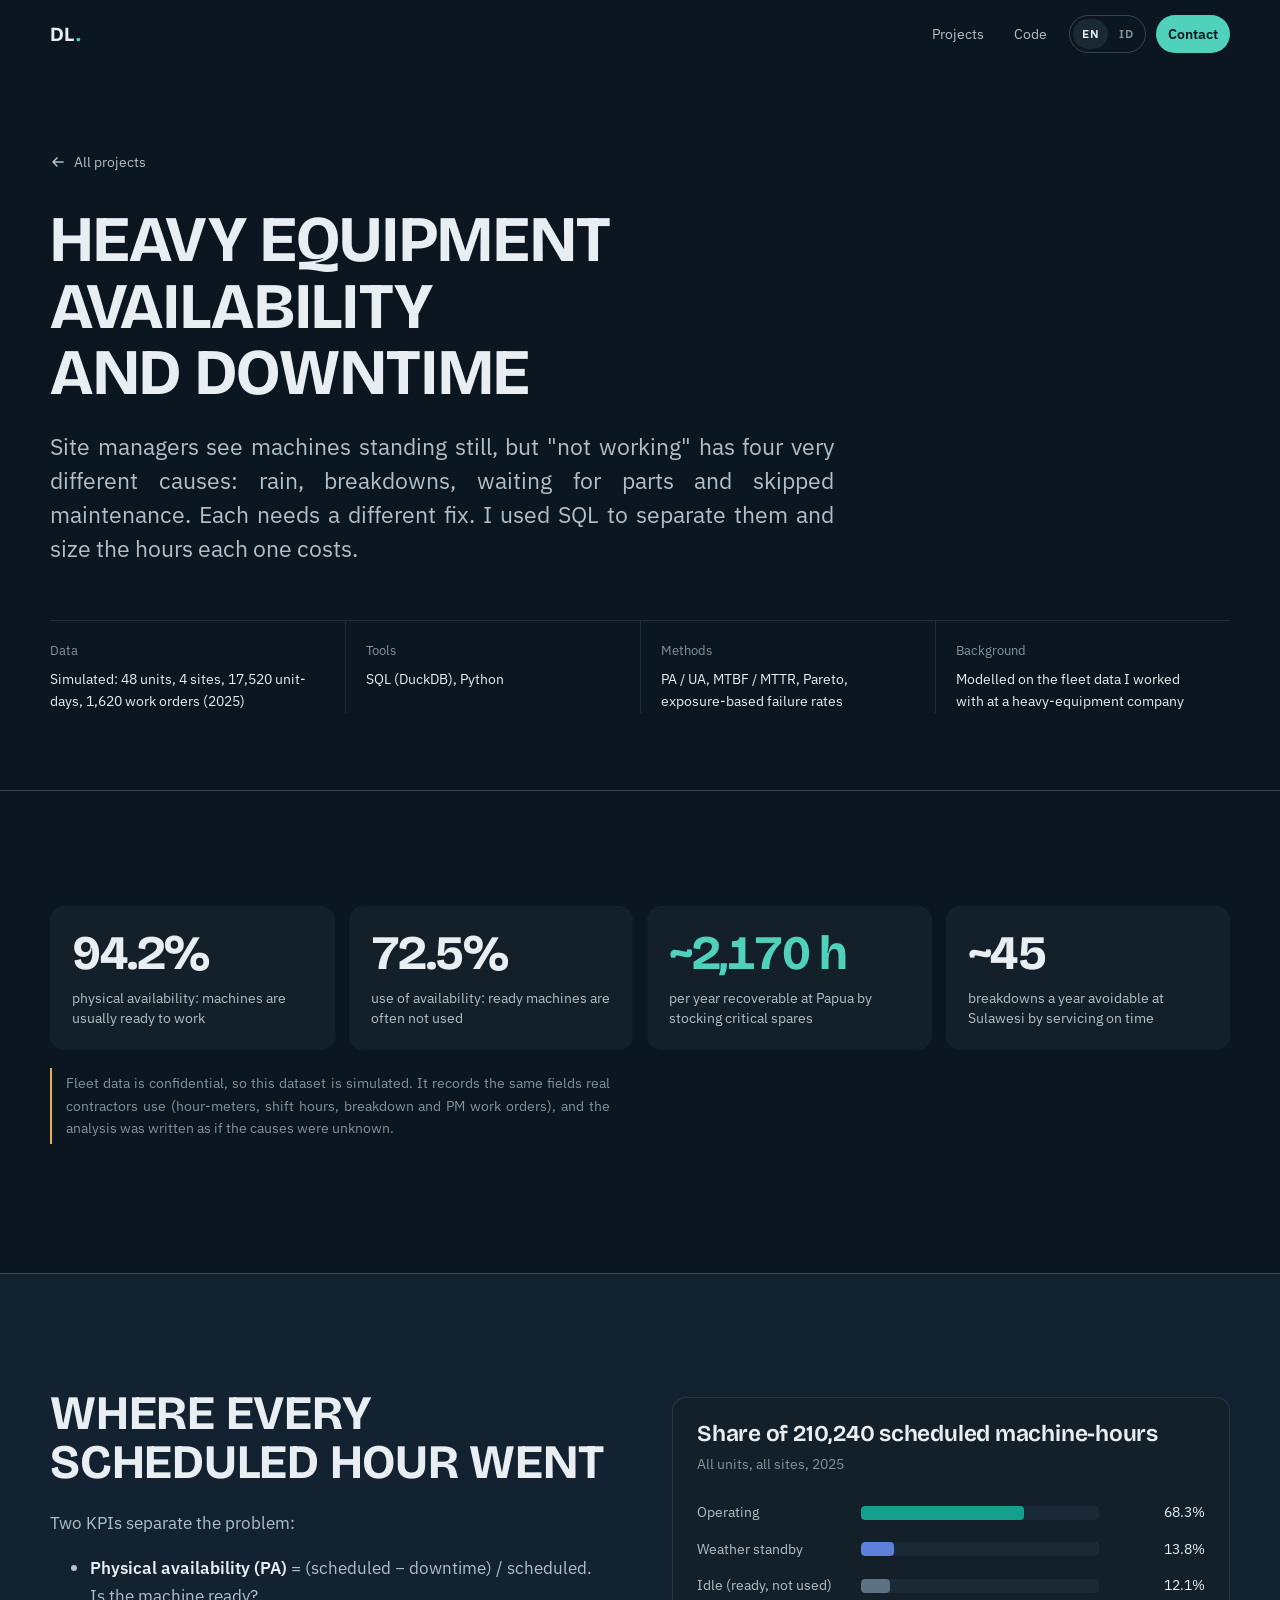
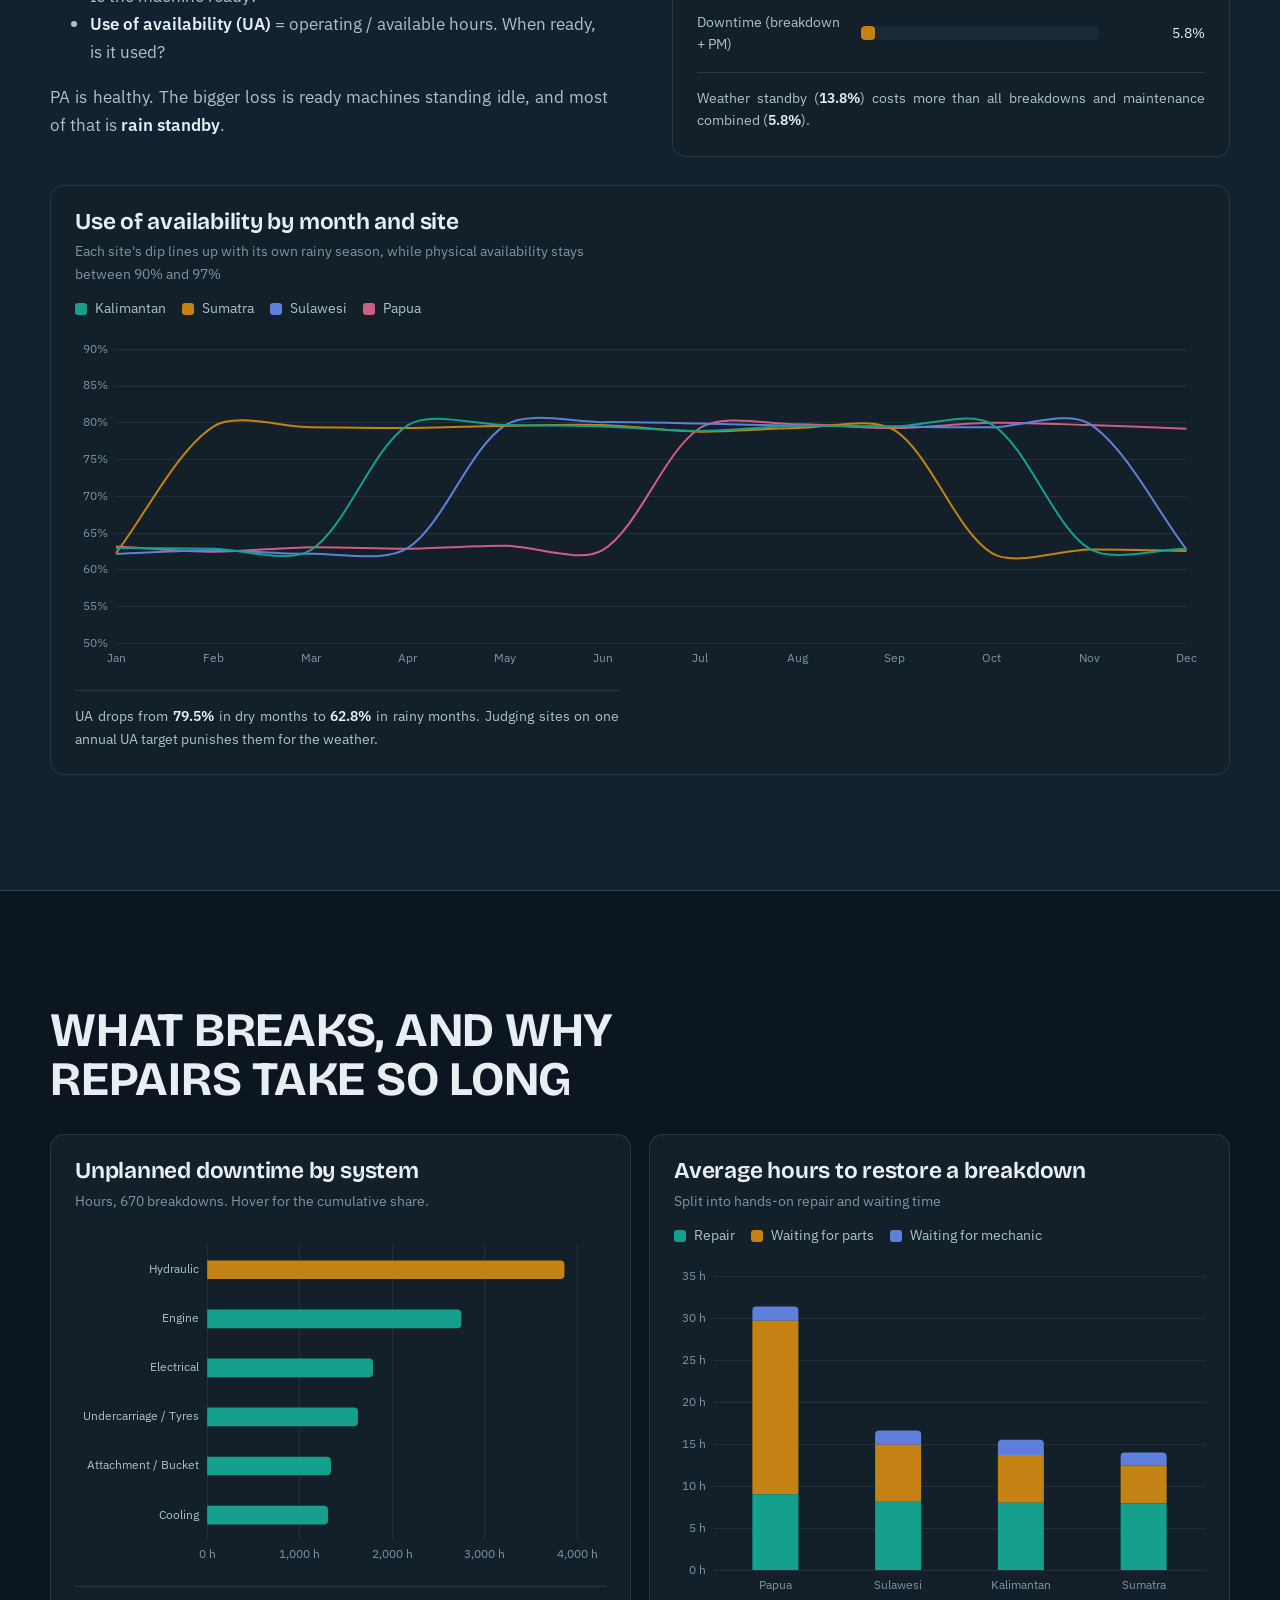
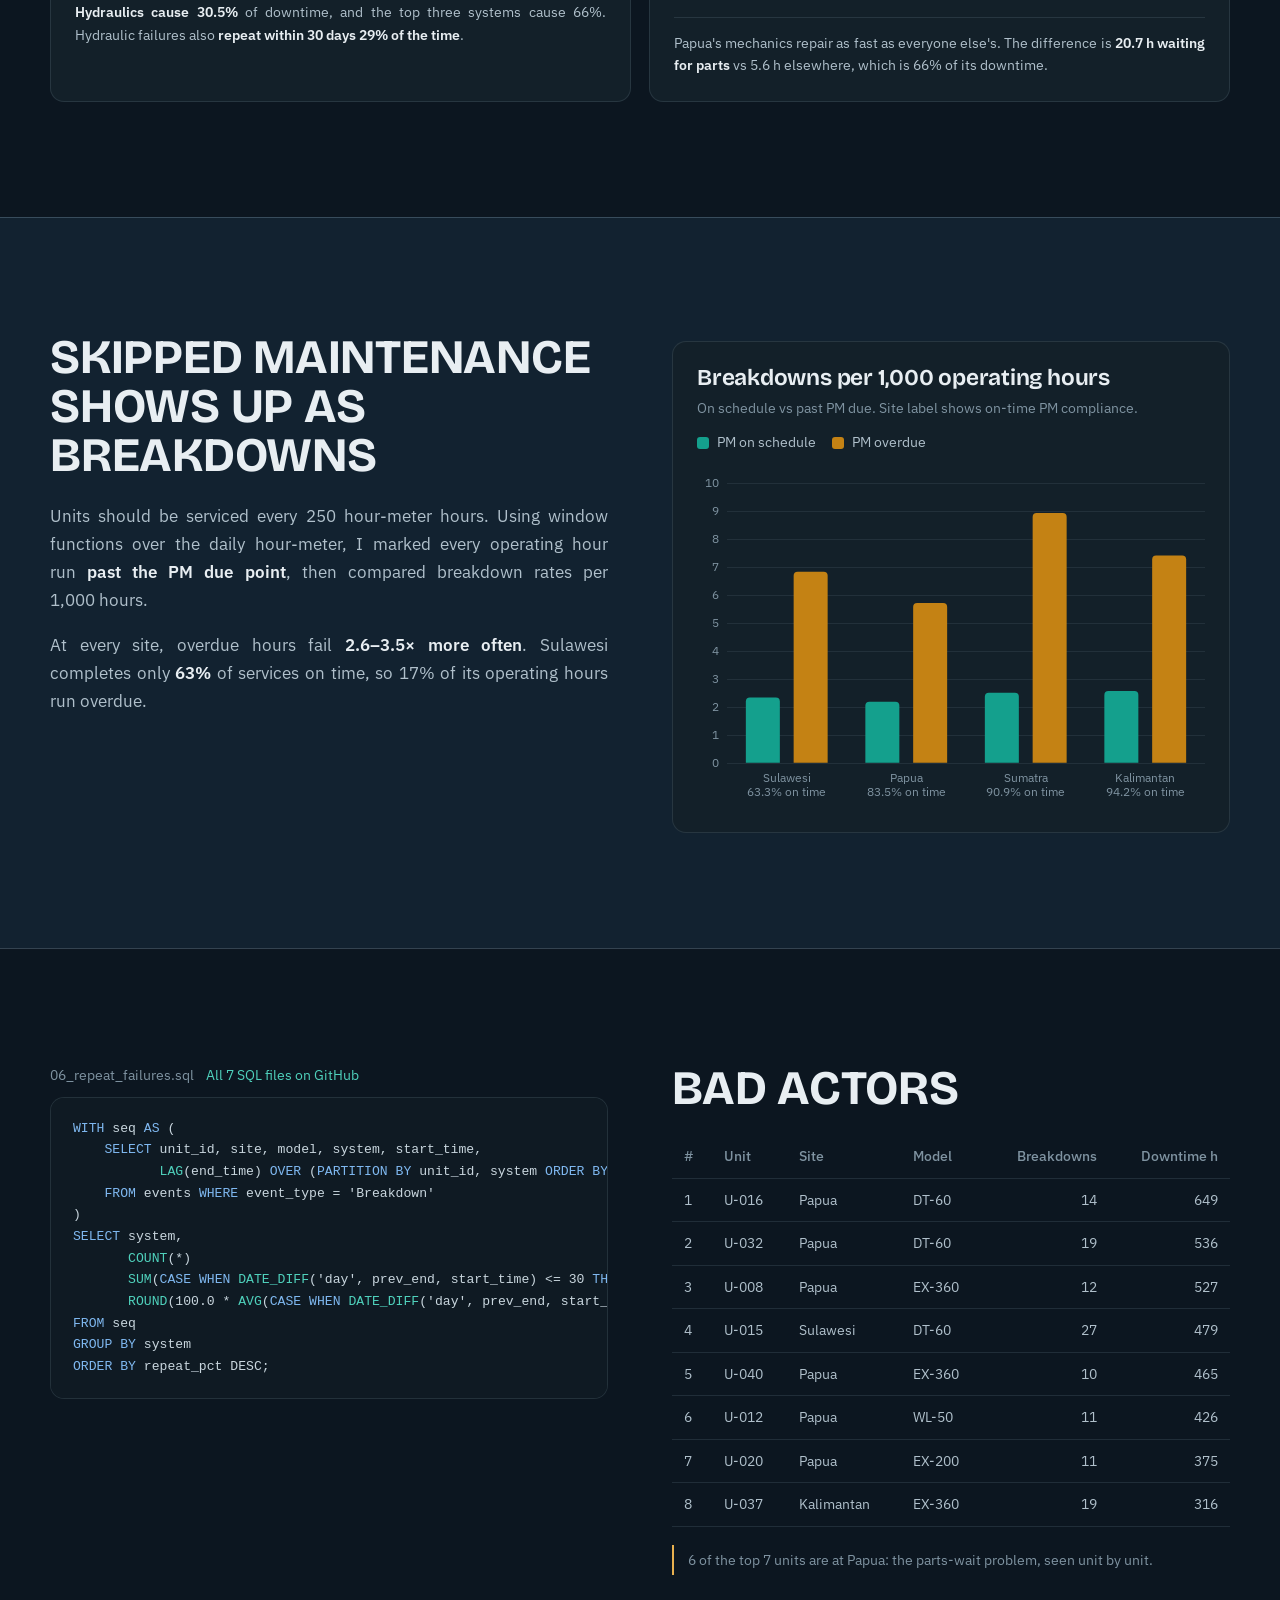
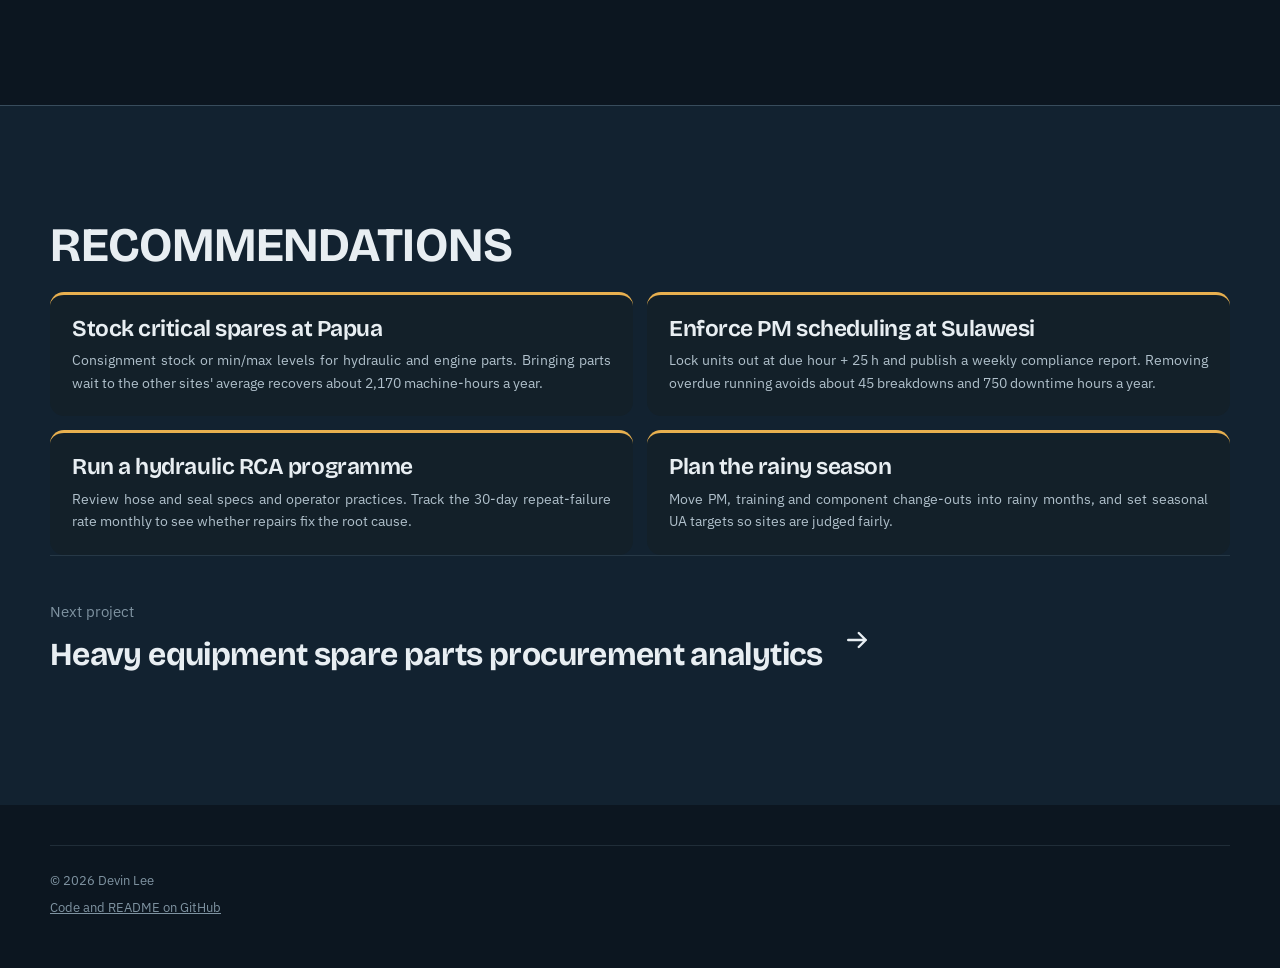
<file: projects/equipment-utilization-rca/index.html>
<!DOCTYPE html>

<html lang="en">
<head>
<meta charset="utf-8"/>
<meta content="width=device-width, initial-scale=1" name="viewport"/>
<title>Equipment Availability &amp; Downtime | Devin Lee</title>
<meta content="SQL analysis of a 48-unit heavy-equipment fleet: availability, utilisation, MTBF/MTTR and the root causes of lost machine hours." name="description"/>
<meta content="#0c1620" name="theme-color"/>
<link href="../../assets/favicon.svg" rel="icon" type="image/svg+xml"/>
<link as="font" crossorigin="" href="../../assets/fonts/bricolage-grotesque.woff2" rel="preload" type="font/woff2"/>
<link href="../../assets/css/style.css" rel="stylesheet"/>
</head>
<body class="case">
<header class="nav">
<div class="wrap">
<a aria-label="Home" class="brand" href="../../">DL<span>.</span></a>
<button aria-controls="nav-links" aria-expanded="false" class="menu-btn">Menu</button>
<nav aria-label="Main" class="nav-links" id="nav-links">
<a data-id="Project" href="../../#projects">Projects</a>
<a data-id="Kode" href="https://github.com/devinlee14/devinlee14.github.io/tree/main/projects/equipment-utilization-rca" rel="noopener" target="_blank">Code</a>
<button aria-label="Ganti bahasa ke Bahasa Indonesia" class="lang-toggle" type="button"><span class="on">EN</span><span>ID</span></button>
<a class="cta" data-id="Kontak" href="../../#contact">Contact</a>
</nav>
</div>
</header>
<main>
<div class="case-hero">
<div class="wrap">
<a class="back" data-id='&lt;svg aria-hidden="true" fill="none" viewbox="0 0 16 16"&gt;&lt;path d="M3 8h10M9 4l4 4-4 4" stroke="currentColor" stroke-linecap="round" stroke-linejoin="round" stroke-width="1.6"&gt;&lt;/path&gt;&lt;/svg&gt;Semua project' href="../../#projects"><svg aria-hidden="true" fill="none" viewbox="0 0 16 16"><path d="M3 8h10M9 4l4 4-4 4" stroke="currentColor" stroke-linecap="round" stroke-linejoin="round" stroke-width="1.6"></path></svg>All projects</a>
<h1 class="fade-in" data-id="Ketersediaan dan downtime alat berat">Heavy equipment availability and downtime</h1>
<p class="lede fade-in" data-id='Manajer site melihat mesin diam, padahal "tidak bekerja" punya empat penyebab yang sangat berbeda: hujan, kerusakan, menunggu suku cadang, dan servis yang terlewat. Masing-masing butuh solusi berbeda. Saya memakai SQL untuk memisahkannya dan menghitung berapa jam yang hilang karena masing-masing penyebab.'>Site managers see machines standing still, but "not working" has four very different causes: rain, breakdowns, waiting for parts and skipped maintenance. Each needs a different fix. I used SQL to separate them and size the hours each one costs.</p>
<dl class="facts fade-in">
<div><dt>Data</dt><dd data-id="Simulasi: 48 unit, 4 site, 17.520 unit-hari, 1.620 work order (2025)">Simulated: 48 units, 4 sites, 17,520 unit-days, 1,620 work orders (2025)</dd></div>
<div><dt>Tools</dt><dd>SQL (DuckDB), Python</dd></div>
<div><dt data-id="Metode">Methods</dt><dd data-id="PA / UA, MTBF / MTTR, Pareto, tingkat kerusakan berbasis jam operasi">PA / UA, MTBF / MTTR, Pareto, exposure-based failure rates</dd></div>
<div><dt data-id="Latar belakang">Background</dt><dd data-id="Dimodelkan dari data armada yang saya tangani di perusahaan alat berat">Modelled on the fleet data I worked with at a heavy-equipment company</dd></div>
</dl>
</div>
</div>
<section aria-label="Key numbers">
<div class="wrap">
<div class="kpis">
<div class="kpi reveal"><b class="num"><span id="k-pa">94.2</span>%</b><span data-id="physical availability: mesin umumnya siap bekerja">physical availability: machines are usually ready to work</span></div>
<div class="kpi reveal"><b class="num"><span id="k-ua">72.5</span>%</b><span data-id="use of availability: mesin yang siap sering tidak dipakai">use of availability: ready machines are often not used</span></div>
<div class="kpi accent reveal"><b class="num">~<span id="k-papua">2,170</span> h</b><span data-id="per tahun bisa dipulihkan di Papua dengan menyetok suku cadang penting">per year recoverable at Papua by stocking critical spares</span></div>
<div class="kpi reveal"><b class="num">~<span id="k-bd">45</span></b><span data-id="kerusakan per tahun bisa dicegah di Sulawesi dengan servis tepat waktu">breakdowns a year avoidable at Sulawesi by servicing on time</span></div>
</div>
<p class="note reveal" data-id="Data armada bersifat rahasia, jadi dataset ini simulasi. Isinya sama dengan data yang dipakai kontraktor sungguhan (hour-meter, jam shift, work order kerusakan dan PM), dan analisisnya dikerjakan seolah-olah penyebabnya belum diketahui.">Fleet data is confidential, so this dataset is simulated. It records the same fields real contractors use (hour-meters, shift hours, breakdown and PM work orders), and the analysis was written as if the causes were unknown.</p>
</div>
</section>
<section aria-labelledby="hours">
<div class="wrap">
<div class="split">
<div class="prose reveal from-left">
<h2 data-id="Ke mana setiap jam terjadwal pergi" id="hours">Where every scheduled hour went</h2>
<p data-id="Dua KPI memisahkan masalahnya:">Two KPIs separate the problem:</p>
<ul>
<li data-id="&lt;strong&gt;Physical availability (PA)&lt;/strong&gt; = (jam terjadwal &amp;minus; downtime) / jam terjadwal. Apakah mesin siap?"><strong>Physical availability (PA)</strong> = (scheduled − downtime) / scheduled. Is the machine ready?</li>
<li data-id="&lt;strong&gt;Use of availability (UA)&lt;/strong&gt; = jam operasi / jam tersedia. Saat siap, apakah dipakai?"><strong>Use of availability (UA)</strong> = operating / available hours. When ready, is it used?</li>
</ul>
<p data-id="PA-nya sehat. Kerugian yang lebih besar adalah mesin siap yang menganggur, dan sebagian besar karena &lt;strong&gt;standby akibat hujan&lt;/strong&gt;.">PA is healthy. The bigger loss is ready machines standing idle, and most of that is <strong>rain standby</strong>.</p>
</div>
<div class="chart-card reveal from-right">
<h3 data-id="Porsi dari 210.240 jam mesin terjadwal">Share of 210,240 scheduled machine-hours</h3>
<p class="sub" data-id="Semua unit, semua site, 2025">All units, all sites, 2025</p>
<ul class="bars" id="c-split" style="margin:26px 0 10px"></ul>
<p class="takeaway" data-id="Standby karena cuaca (&lt;strong&gt;13,8%&lt;/strong&gt;) lebih besar daripada gabungan semua kerusakan dan maintenance (&lt;strong&gt;5,8%&lt;/strong&gt;).">Weather standby (<strong>13.8%</strong>) costs more than all breakdowns and maintenance combined (<strong>5.8%</strong>).</p>
</div>
</div>
<div class="chart-card reveal" style="margin-top:28px">
<h3 data-id="Use of availability per bulan dan site">Use of availability by month and site</h3>
<p class="sub" data-id="Penurunan di tiap site sejalan dengan musim hujannya masing-masing, sementara physical availability tetap di antara 90% dan 97%">Each site's dip lines up with its own rainy season, while physical availability stays between 90% and 97%</p>
<div class="legend" id="l-season"></div>
<div class="chart-box"><canvas id="c-season"></canvas></div>
<p class="takeaway" data-id='UA turun dari &lt;strong&gt;&lt;span id="k-dry"&gt;79.5&lt;/span&gt;%&lt;/strong&gt; di bulan kemarau menjadi &lt;strong&gt;&lt;span id="k-rain"&gt;62.8&lt;/span&gt;%&lt;/strong&gt; di bulan hujan. Menilai site dengan satu target UA tahunan sama saja menghukum mereka karena cuaca.'>UA drops from <strong><span id="k-dry">79.5</span>%</strong> in dry months to <strong><span id="k-rain">62.8</span>%</strong> in rainy months. Judging sites on one annual UA target punishes them for the weather.</p>
</div>
</div>
</section>
<section aria-labelledby="breakdowns">
<div class="wrap">
<h2 class="reveal" data-id="Apa yang rusak, dan kenapa perbaikannya lama" id="breakdowns">What breaks, and why repairs take so long</h2>
<div class="grid-2">
<div class="chart-card reveal">
<h3 data-id="Downtime tak terencana per sistem">Unplanned downtime by system</h3>
<p class="sub" data-id="Jam, 670 kerusakan. Arahkan kursor untuk melihat porsi kumulatif.">Hours, 670 breakdowns. Hover for the cumulative share.</p>
<div class="chart-box"><canvas id="c-pareto"></canvas></div>
<p class="takeaway" data-id="&lt;strong&gt;Hidraulik menyebabkan 30,5%&lt;/strong&gt; downtime, dan tiga sistem teratas menyebabkan 66%. Kerusakan hidraulik juga &lt;strong&gt;berulang dalam 30 hari pada 29% kasus&lt;/strong&gt;."><strong>Hydraulics cause 30.5%</strong> of downtime, and the top three systems cause 66%. Hydraulic failures also <strong>repeat within 30 days 29% of the time</strong>.</p>
</div>
<div class="chart-card reveal">
<h3 data-id="Rata-rata jam pemulihan kerusakan">Average hours to restore a breakdown</h3>
<p class="sub" data-id="Dipecah menjadi waktu perbaikan langsung dan waktu menunggu">Split into hands-on repair and waiting time</p>
<div class="legend"><span data-id='&lt;i style="background:var(--c1)"&gt;&lt;/i&gt;Perbaikan'><i style="background:var(--c1)"></i>Repair</span><span data-id='&lt;i style="background:var(--c2)"&gt;&lt;/i&gt;Menunggu suku cadang'><i style="background:var(--c2)"></i>Waiting for parts</span><span data-id='&lt;i style="background:var(--c3)"&gt;&lt;/i&gt;Menunggu mekanik'><i style="background:var(--c3)"></i>Waiting for mechanic</span></div>
<div class="chart-box"><canvas id="c-mttr"></canvas></div>
<p class="takeaway" data-id="Mekanik di Papua memperbaiki secepat mekanik di site lain. Bedanya ada pada &lt;strong&gt;20,7 jam menunggu suku cadang&lt;/strong&gt;, dibanding 5,6 jam di site lain, atau 66% dari downtime-nya.">Papua's mechanics repair as fast as everyone else's. The difference is <strong>20.7 h waiting for parts</strong> vs 5.6 h elsewhere, which is 66% of its downtime.</p>
</div>
</div>
</div>
</section>
<section aria-labelledby="pm">
<div class="wrap">
<div class="split">
<div class="prose reveal from-left">
<h2 data-id="Servis yang terlewat berujung kerusakan" id="pm">Skipped maintenance shows up as breakdowns</h2>
<p data-id="Unit seharusnya diservis setiap 250 jam hour-meter. Dengan window function atas hour-meter harian, saya menandai setiap jam operasi yang &lt;strong&gt;melewati jadwal PM&lt;/strong&gt;, lalu membandingkan tingkat kerusakan per 1.000 jam.">Units should be serviced every 250 hour-meter hours. Using window functions over the daily hour-meter, I marked every operating hour run <strong>past the PM due point</strong>, then compared breakdown rates per 1,000 hours.</p>
<p data-id='Di semua site, jam operasi yang lewat jadwal servis &lt;strong&gt;&lt;span id="k-r1"&gt;2.6&lt;/span&gt;–&lt;span id="k-r2"&gt;3.5&lt;/span&gt;&amp;times; lebih sering rusak&lt;/strong&gt;. Sulawesi hanya menyelesaikan &lt;strong&gt;63%&lt;/strong&gt; servis tepat waktu, sehingga 17% jam operasinya berjalan melewati jadwal.'>At every site, overdue hours fail <strong><span id="k-r1">2.6</span>–<span id="k-r2">3.5</span>× more often</strong>. Sulawesi completes only <strong>63%</strong> of services on time, so 17% of its operating hours run overdue.</p>
</div>
<div class="chart-card reveal from-right">
<h3 data-id="Kerusakan per 1.000 jam operasi">Breakdowns per 1,000 operating hours</h3>
<p class="sub" data-id="Sesuai jadwal vs melewati jadwal PM. Label site menunjukkan kepatuhan PM tepat waktu.">On schedule vs past PM due. Site label shows on-time PM compliance.</p>
<div class="legend"><span data-id='&lt;i style="background:var(--c1)"&gt;&lt;/i&gt;PM sesuai jadwal'><i style="background:var(--c1)"></i>PM on schedule</span><span data-id='&lt;i style="background:var(--c2)"&gt;&lt;/i&gt;PM terlambat'><i style="background:var(--c2)"></i>PM overdue</span></div>
<div class="chart-box"><canvas id="c-pm"></canvas></div>
</div>
</div>
</div>
</section>
<section aria-labelledby="sql">
<div class="wrap">
<div class="split">
<div class="reveal from-left">
<div class="code-head"><span>06_repeat_failures.sql</span><a data-id="Ketujuh file SQL di GitHub" href="https://github.com/devinlee14/devinlee14.github.io/tree/main/projects/equipment-utilization-rca/sql" rel="noopener" target="_blank">All 7 SQL files on GitHub</a></div>
<pre class="code"><code><span class="k">WITH</span> seq <span class="k">AS</span> (
    <span class="k">SELECT</span> unit_id, site, model, system, start_time,
           <span class="f">LAG</span>(end_time) <span class="k">OVER</span> (<span class="k">PARTITION BY</span> unit_id, system <span class="k">ORDER BY</span> start_time) <span class="k">AS</span> prev_end
    <span class="k">FROM</span> events <span class="k">WHERE</span> event_type = 'Breakdown'
)
<span class="k">SELECT</span> system,
       <span class="f">COUNT</span>(*)                                                         <span class="k">AS</span> breakdowns,
       <span class="f">SUM</span>(<span class="k">CASE</span> <span class="k">WHEN</span> <span class="f">DATE_DIFF</span>('day', prev_end, start_time) &lt;= 30 <span class="k">THEN</span> 1 <span class="k">ELSE</span> 0 <span class="k">END</span>) <span class="k">AS</span> repeat_within_30d,
       <span class="f">ROUND</span>(100.0 * <span class="f">AVG</span>(<span class="k">CASE</span> <span class="k">WHEN</span> <span class="f">DATE_DIFF</span>('day', prev_end, start_time) &lt;= 30 <span class="k">THEN</span> 1 <span class="k">ELSE</span> 0 <span class="k">END</span>), 1) <span class="k">AS</span> repeat_pct
<span class="k">FROM</span> seq
<span class="k">GROUP BY</span> system
<span class="k">ORDER BY</span> repeat_pct DESC;</code></pre>
</div>
<div class="reveal from-right">
<h2 data-id="Unit paling bermasalah" id="sql">Bad actors</h2>
<div class="table-wrap">
<table class="data" id="t-bad"><thead><tr><th>#</th><th>Unit</th><th>Site</th><th>Model</th><th class="r" data-id="Kerusakan">Breakdowns</th><th class="r" data-id="Downtime (jam)">Downtime h</th></tr></thead><tbody></tbody></table>
</div>
<p class="note" data-id="6 dari 7 unit teratas ada di Papua: masalah menunggu suku cadang, terlihat unit per unit.">6 of the top 7 units are at Papua: the parts-wait problem, seen unit by unit.</p>
</div>
</div>
</div>
</section>
<section aria-labelledby="recs">
<div class="wrap">
<h2 class="reveal" data-id="Rekomendasi" id="recs">Recommendations</h2>
<ul class="recs">
<li class="reveal"><h3 data-id="Stok suku cadang penting di Papua">Stock critical spares at Papua</h3><p data-id="Stok konsinyasi atau level min/maks untuk suku cadang hidraulik dan mesin. Menurunkan waktu tunggu suku cadang ke rata-rata site lain memulihkan sekitar 2.170 jam mesin per tahun.">Consignment stock or min/max levels for hydraulic and engine parts. Bringing parts wait to the other sites' average recovers about 2,170 machine-hours a year.</p></li>
<li class="reveal"><h3 data-id="Tegakkan jadwal PM di Sulawesi">Enforce PM scheduling at Sulawesi</h3><p data-id="Hentikan unit saat mencapai jam jatuh tempo + 25 jam dan terbitkan laporan kepatuhan mingguan. Menghilangkan operasi yang lewat jadwal mencegah sekitar 45 kerusakan dan 750 jam downtime per tahun.">Lock units out at due hour + 25 h and publish a weekly compliance report. Removing overdue running avoids about 45 breakdowns and 750 downtime hours a year.</p></li>
<li class="reveal"><h3 data-id="Jalankan program RCA hidraulik">Run a hydraulic RCA programme</h3><p data-id="Tinjau spesifikasi selang dan seal serta kebiasaan operator. Pantau tingkat kerusakan berulang 30 hari setiap bulan untuk melihat apakah perbaikan sudah menyentuh akar masalah.">Review hose and seal specs and operator practices. Track the 30-day repeat-failure rate monthly to see whether repairs fix the root cause.</p></li>
<li class="reveal"><h3 data-id="Rencanakan musim hujan">Plan the rainy season</h3><p data-id="Pindahkan PM, pelatihan, dan penggantian komponen ke bulan hujan, dan tetapkan target UA musiman agar setiap site dinilai secara adil.">Move PM, training and component change-outs into rainy months, and set seasonal UA targets so sites are judged fairly.</p></li>
</ul>
<a class="next-case reveal" href="../procurement-spend-analytics/">
<div><small data-id="Project berikutnya">Next project</small><strong data-id="Analitik procurement suku cadang alat berat">Heavy equipment spare parts procurement analytics</strong></div>
<svg aria-hidden="true" fill="none" viewbox="0 0 16 16"><path d="M3 8h10M9 4l4 4-4 4" stroke="currentColor" stroke-linecap="round" stroke-linejoin="round" stroke-width="1.4"></path></svg>
</a>
</div>
</section>
</main>
<footer><div class="wrap"><span>© 2026 Devin Lee</span><a data-id="Kode dan README di GitHub" href="https://github.com/devinlee14/devinlee14.github.io/tree/main/projects/equipment-utilization-rca" rel="noopener" target="_blank">Code and README on GitHub</a></div></footer>
<script src="../../assets/vendor/lenis.min.js"></script>
<script src="../../assets/vendor/chart.umd.min.js"></script>
<script src="../../assets/js/main.js"></script>
<script>
(async () => {
  const { c, fmt, load, whenVisible } = Viz;
  const d = await load("../../assets/data/equipment.json");
  const k = d.kpi;
  const set = (id, v) => (document.getElementById(id).textContent = v);
  set("k-pa", k.pa); set("k-ua", k.ua); set("k-papua", fmt(k.papua_saved_h)); set("k-bd", k.sulawesi_avoidable_bd);
  set("k-dry", k.dry_ua); set("k-rain", k.rainy_ua); set("k-r1", k.overdue_ratio_min); set("k-r2", k.overdue_ratio_max);

  const sp = document.getElementById("c-split");
  const rows = [["Operating", d.split.op, c.teal], ["Weather standby", d.split.standby, c.blue], ["Idle (ready, not used)", d.split.idle, "#5d7383"], ["Downtime (breakdown + PM)", d.split.down, c.amber]];
  sp.innerHTML = rows.map(([l, v, col]) => `<li><span>${l}</span><span class="track"><span class="fill" data-w="${v}" style="background:${col}"></span></span><span class="val">${v}%</span></li>`).join("");
  whenVisible(sp, () => sp.querySelectorAll(".fill").forEach(f => (f.style.width = f.dataset.w + "%")));

  const months = ["Jan", "Feb", "Mar", "Apr", "May", "Jun", "Jul", "Aug", "Sep", "Oct", "Nov", "Dec"];
  const cols = [c.teal, c.amber, c.blue, c.rose];
  const sites = Object.keys(d.season);
  document.getElementById("l-season").innerHTML = sites.map((s, i) => `<span><i style="background:${cols[i]}"></i>${s.split(" - ")[1]}</span>`).join("");
  whenVisible(document.getElementById("c-season"), () => new Chart("c-season", {
    type: "line",
    data: { labels: months, datasets: sites.map((s, i) => ({ label: s.split(" - ")[1], data: d.season[s].ua, borderColor: cols[i], backgroundColor: cols[i], tension: 0.3 })) },
    options: { interaction: { mode: "index", intersect: false }, scales: { x: { grid: { display: false } }, y: { min: 50, max: 90, ticks: { callback: v => v + "%" } } },
      plugins: { tooltip: { callbacks: { label: i => ` ${i.dataset.label}: UA ${i.raw}% · PA ${d.season[sites[i.datasetIndex]].pa[i.dataIndex]}%` } } } },
  }));

  const p = d.pareto;
  whenVisible(document.getElementById("c-pareto"), () => new Chart("c-pareto", {
    type: "bar",
    data: { labels: p.system, datasets: [{ data: p.downtime_h, backgroundColor: p.system.map((_, i) => (i === 0 ? c.amber : c.teal)), barThickness: 18 }] },
    options: { indexAxis: "y", scales: { x: { ticks: { maxTicksLimit: 5, callback: v => fmt(v) + " h" } }, y: { grid: { display: false }, ticks: { color: "#b0c0cb" } } },
      plugins: { tooltip: { callbacks: { label: i => ` ${fmt(i.raw)} h downtime`, afterLabel: i => [` ${p.breakdowns[i.dataIndex]} breakdowns, avg ${p.avg_h[i.dataIndex]} h`, ` cumulative ${p.cumulative_pct[i.dataIndex]}%`] } } } },
  }));

  const m = d.mttr;
  whenVisible(document.getElementById("c-mttr"), () => new Chart("c-mttr", {
    type: "bar",
    data: { labels: m.site.map(s => s.split(" - ")[1]), datasets: [
      { label: "Repair", data: m.repair_h, backgroundColor: c.teal, maxBarThickness: 46 },
      { label: "Waiting for parts", data: m.waiting_parts_h, backgroundColor: c.amber, maxBarThickness: 46 },
      { label: "Waiting for mechanic", data: m.waiting_mechanic_h, backgroundColor: c.blue, maxBarThickness: 46 }] },
    options: { interaction: { mode: "index", intersect: false }, scales: { x: { stacked: true, grid: { display: false } }, y: { stacked: true, ticks: { callback: v => v + " h" } } },
      plugins: { tooltip: { callbacks: { label: i => ` ${i.dataset.label}: ${i.raw} h` } } } },
  }));

  const pm = [...d.pm].sort((a, b) => a.pm_compliance_pct - b.pm_compliance_pct);
  whenVisible(document.getElementById("c-pm"), () => new Chart("c-pm", {
    type: "bar",
    data: { labels: pm.map(r => [r.site.split(" - ")[1], `${r.pm_compliance_pct}% on time`]), datasets: [
      { label: "PM on schedule", data: pm.map(r => r.bd_per_1000h_on_schedule), backgroundColor: c.teal, maxBarThickness: 34 },
      { label: "PM overdue", data: pm.map(r => r.bd_per_1000h_overdue), backgroundColor: c.amber, maxBarThickness: 34 }] },
    options: { interaction: { mode: "index", intersect: false }, scales: { x: { grid: { display: false } }, y: { beginAtZero: true } },
      plugins: { tooltip: { callbacks: { title: it => it[0].label.replace(",", " · "), label: i => ` ${i.dataset.label}: ${i.raw} per 1,000 h`,
        footer: it => `${pm[it[0].dataIndex].pct_hours_overdue}% of hours run overdue` } } } },
  }));

  document.querySelector("#t-bad tbody").innerHTML = d.bad.slice(0, 8).map((r, i) =>
    `<tr><td>${i + 1}</td><td>${r.unit_id}</td><td>${r.site.split(" - ")[1]}</td><td>${r.model.split(" ")[0]}</td><td class="r">${r.breakdowns}</td><td class="r">${fmt(r.downtime_h)}</td></tr>`).join("");
})();
</script>
</body>
</html>
</file>
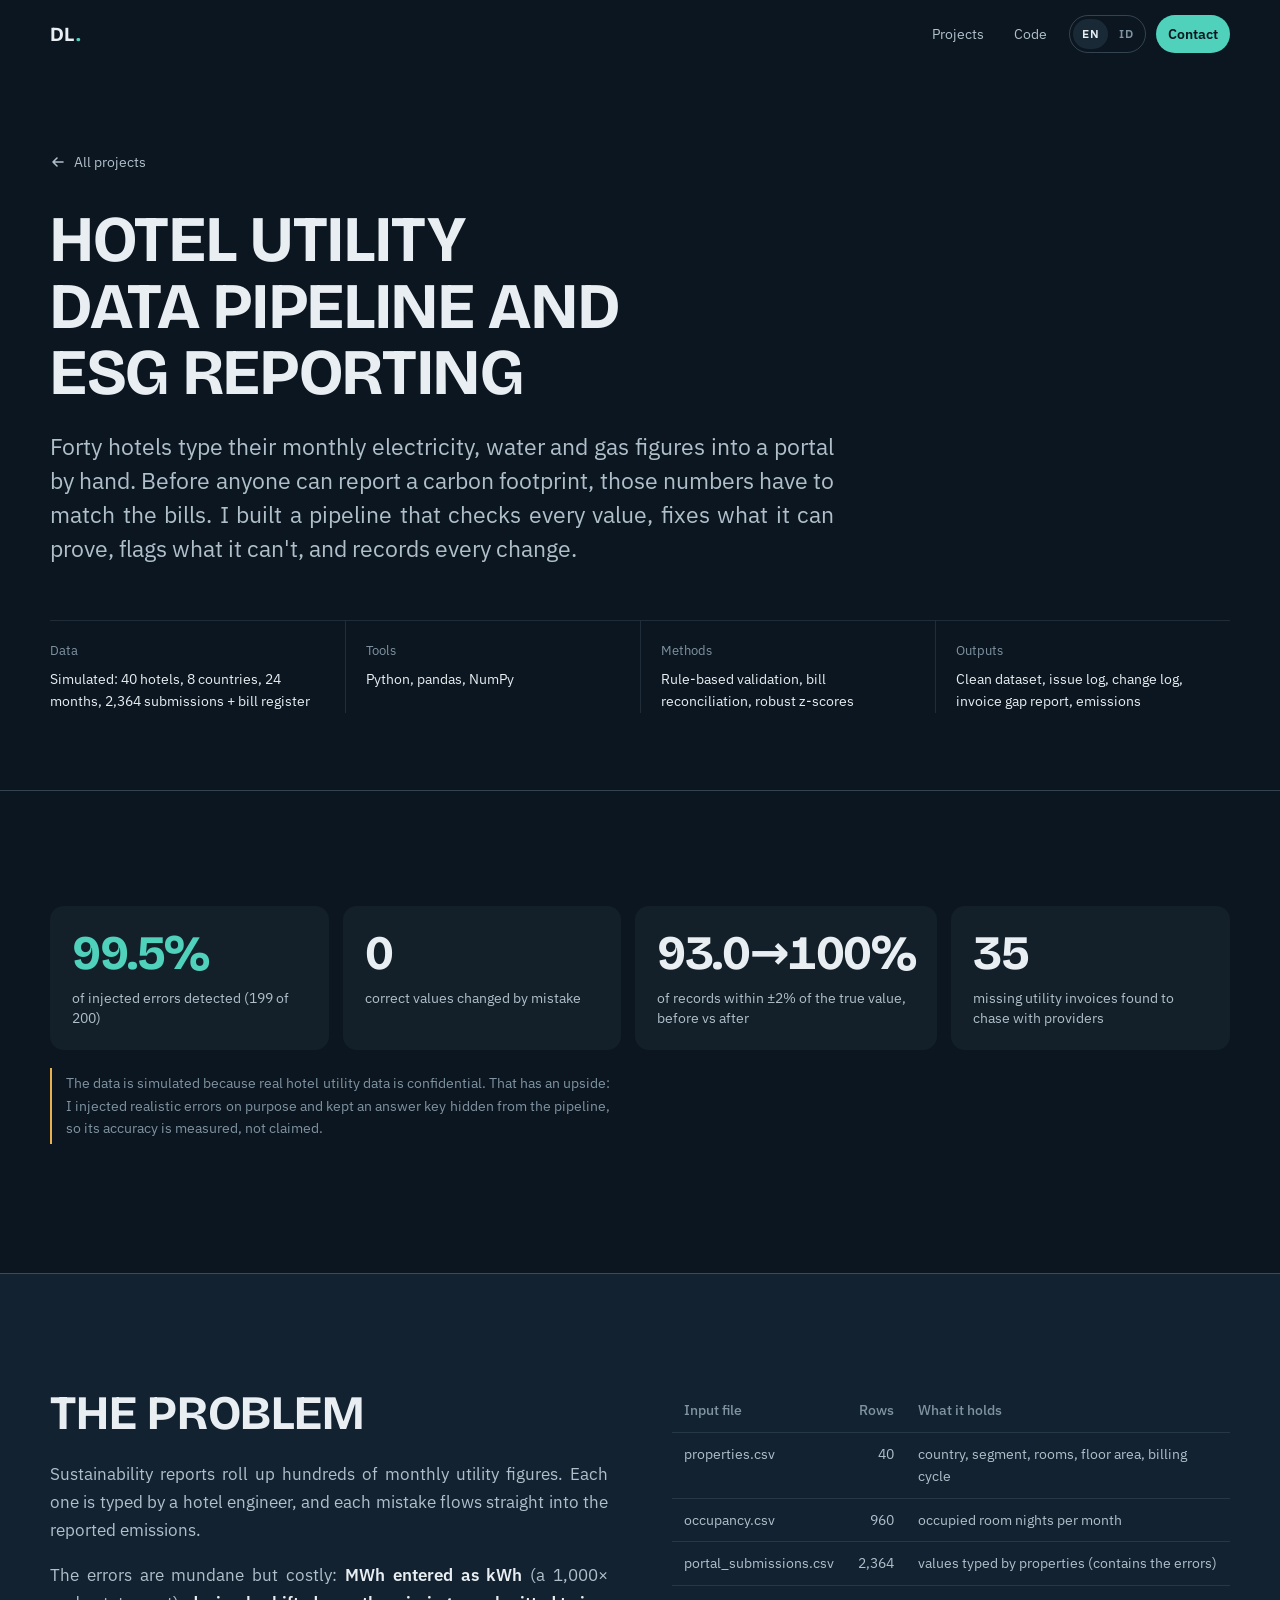
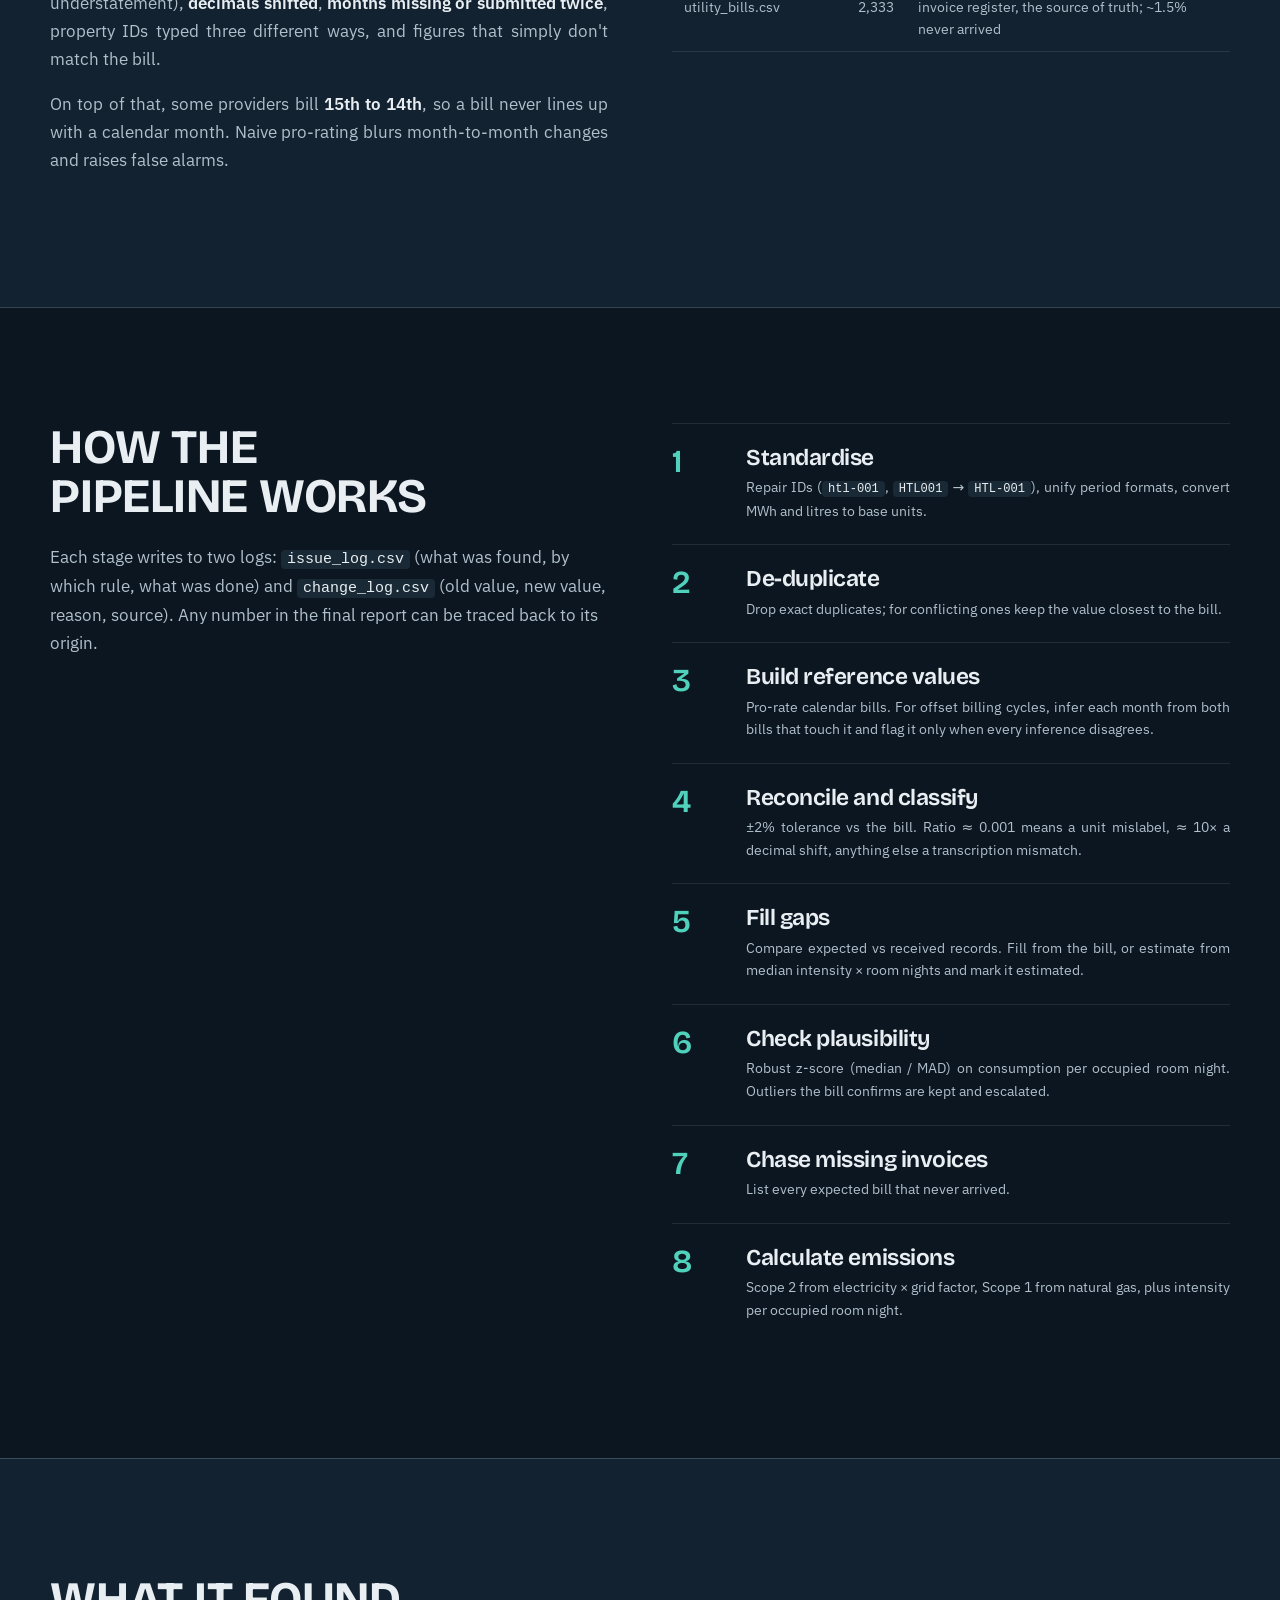
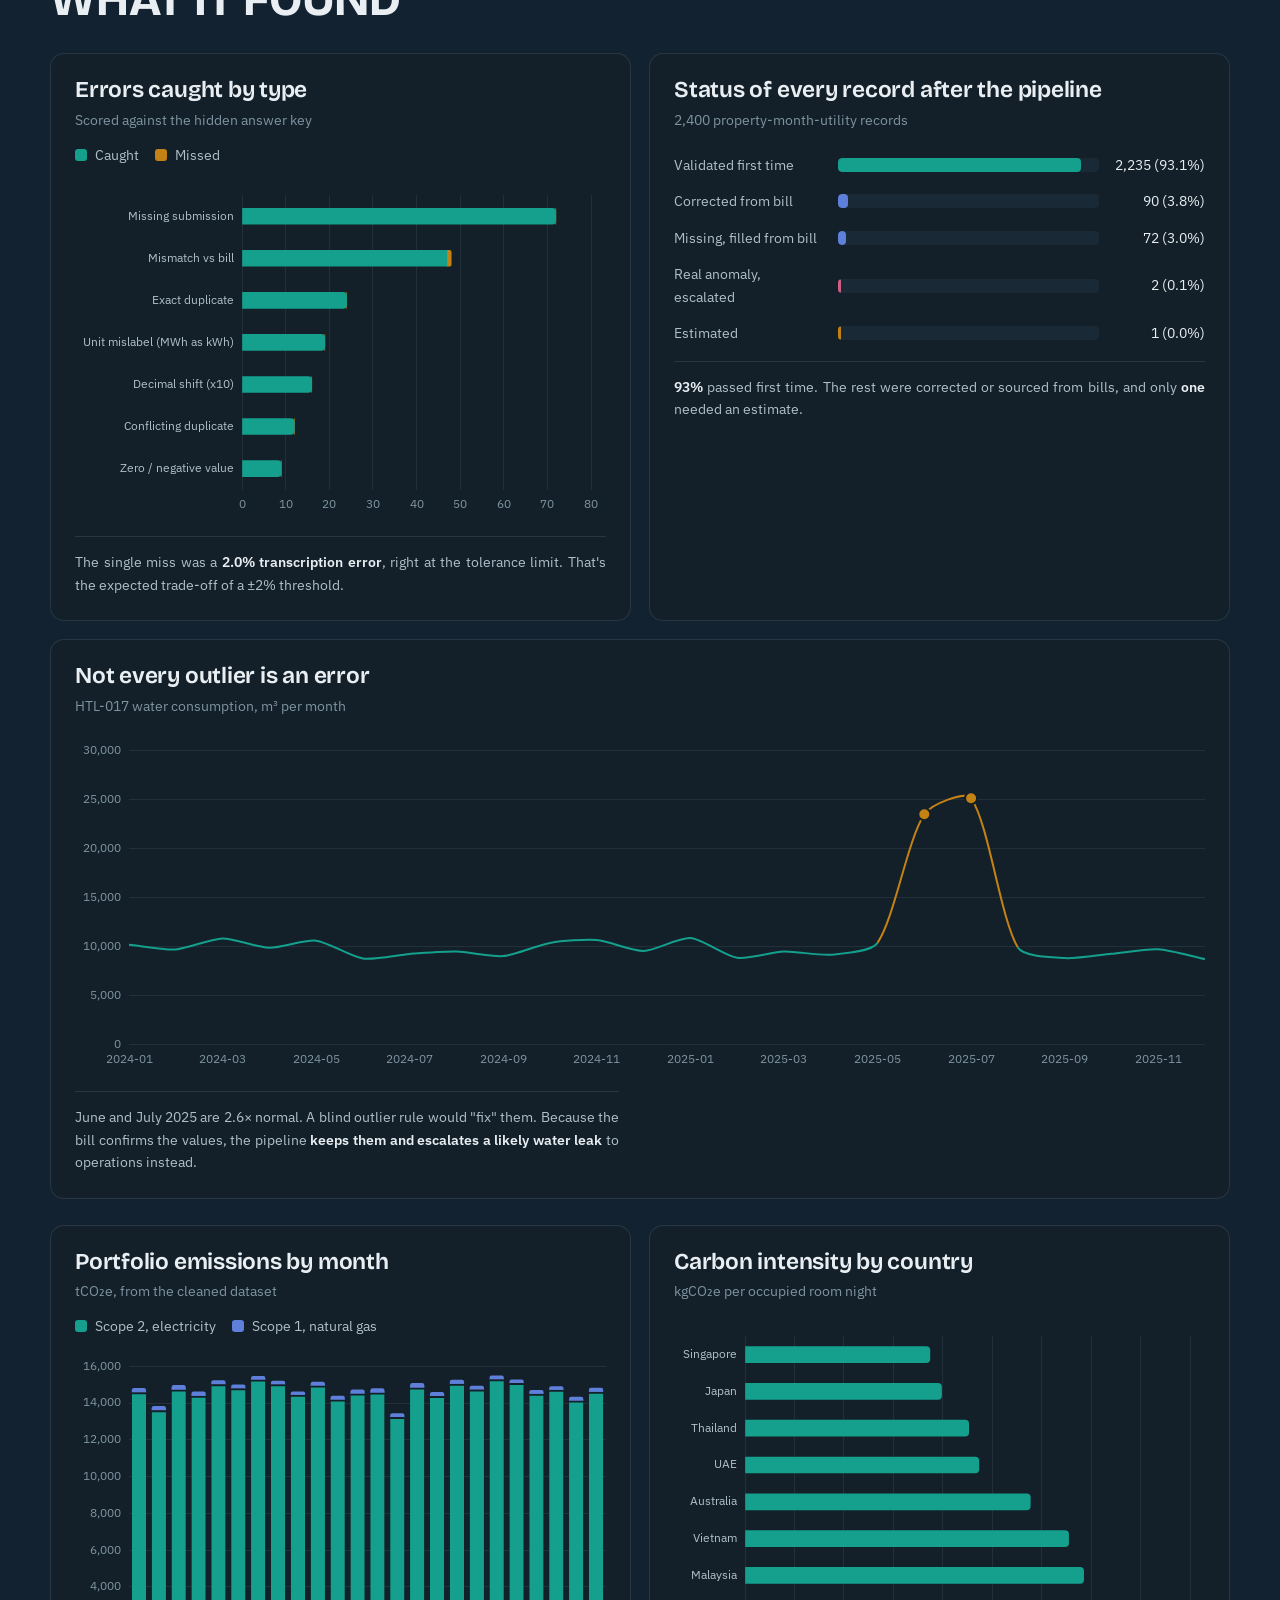
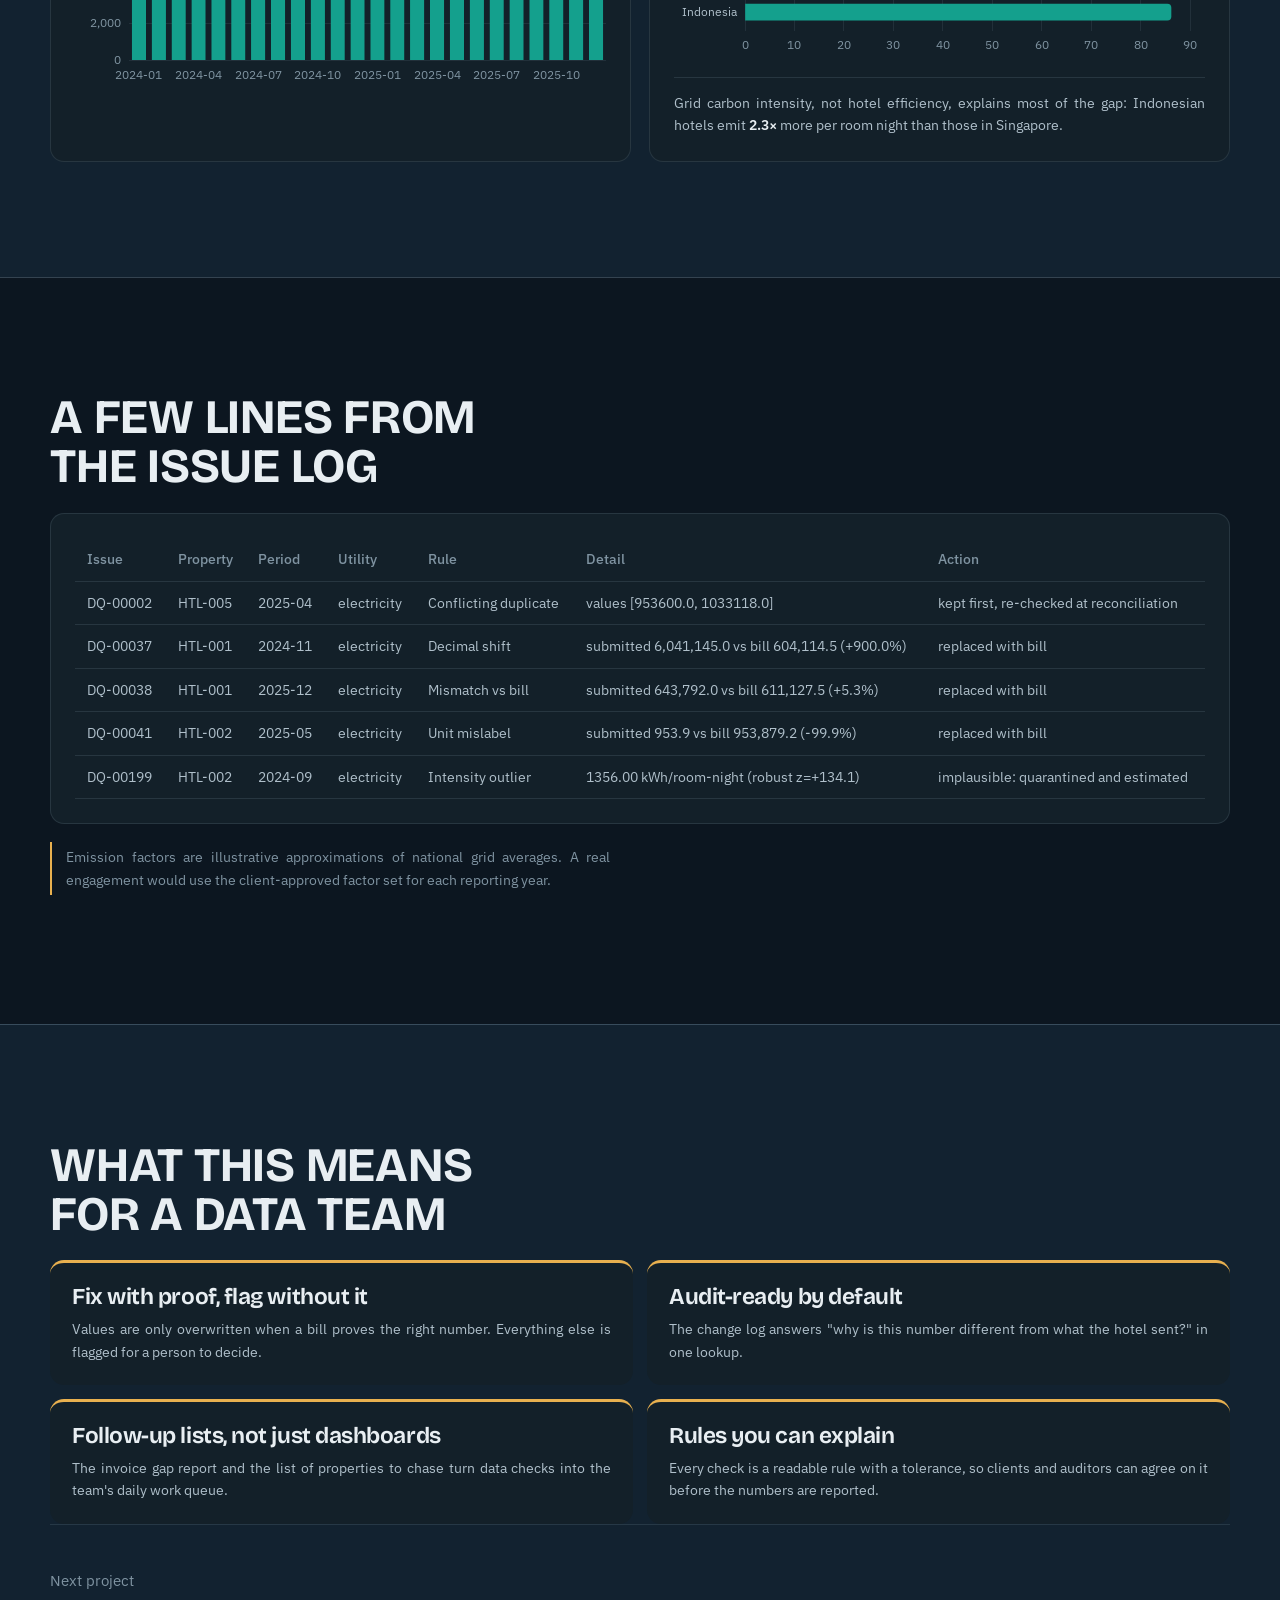
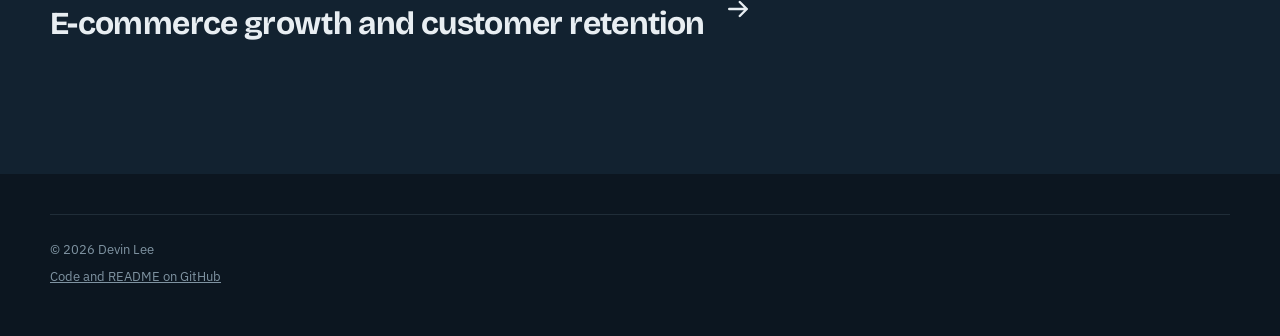
<file: projects/hotel-esg-data-pipeline/index.html>
<!DOCTYPE html>

<html lang="en">
<head>
<meta charset="utf-8"/>
<meta content="width=device-width, initial-scale=1" name="viewport"/>
<title>Hotel Utility Data Pipeline | Devin Lee</title>
<meta content="Validation, bill reconciliation and gap-filling for 40 hotels' utility data, with a full audit trail and Scope 1 &amp; 2 emissions." name="description"/>
<meta content="#0c1620" name="theme-color"/>
<link href="../../assets/favicon.svg" rel="icon" type="image/svg+xml"/>
<link as="font" crossorigin="" href="../../assets/fonts/bricolage-grotesque.woff2" rel="preload" type="font/woff2"/>
<link href="../../assets/css/style.css" rel="stylesheet"/>
</head>
<body class="case">
<header class="nav">
<div class="wrap">
<a aria-label="Home" class="brand" href="../../">DL<span>.</span></a>
<button aria-controls="nav-links" aria-expanded="false" class="menu-btn">Menu</button>
<nav aria-label="Main" class="nav-links" id="nav-links">
<a data-id="Project" href="../../#projects">Projects</a>
<a data-id="Kode" href="https://github.com/devinlee14/devinlee14.github.io/tree/main/projects/hotel-esg-data-pipeline" rel="noopener" target="_blank">Code</a>
<button aria-label="Ganti bahasa ke Bahasa Indonesia" class="lang-toggle" type="button"><span class="on">EN</span><span>ID</span></button>
<a class="cta" data-id="Kontak" href="../../#contact">Contact</a>
</nav>
</div>
</header>
<main>
<div class="case-hero">
<div class="wrap">
<a class="back" data-id='&lt;svg aria-hidden="true" fill="none" viewbox="0 0 16 16"&gt;&lt;path d="M3 8h10M9 4l4 4-4 4" stroke="currentColor" stroke-linecap="round" stroke-linejoin="round" stroke-width="1.6"&gt;&lt;/path&gt;&lt;/svg&gt;Semua project' href="../../#projects"><svg aria-hidden="true" fill="none" viewbox="0 0 16 16"><path d="M3 8h10M9 4l4 4-4 4" stroke="currentColor" stroke-linecap="round" stroke-linejoin="round" stroke-width="1.6"></path></svg>All projects</a>
<h1 class="fade-in" data-id="Pipeline data utilitas hotel dan pelaporan ESG">Hotel utility data pipeline and ESG reporting</h1>
<p class="lede fade-in" data-id="Empat puluh hotel mengetik data listrik, air, dan gas bulanan ke sebuah portal secara manual. Sebelum jejak karbon bisa dilaporkan, angka-angka itu harus cocok dengan tagihan. Saya membangun pipeline yang memeriksa setiap nilai, memperbaiki yang bisa dibuktikan, menandai yang tidak bisa, dan mencatat setiap perubahan.">Forty hotels type their monthly electricity, water and gas figures into a portal by hand. Before anyone can report a carbon footprint, those numbers have to match the bills. I built a pipeline that checks every value, fixes what it can prove, flags what it can't, and records every change.</p>
<dl class="facts fade-in">
<div><dt>Data</dt><dd data-id="Simulasi: 40 hotel, 8 negara, 24 bulan, 2.364 input + register tagihan">Simulated: 40 hotels, 8 countries, 24 months, 2,364 submissions + bill register</dd></div>
<div><dt>Tools</dt><dd>Python, pandas, NumPy</dd></div>
<div><dt data-id="Metode">Methods</dt><dd data-id="Validasi berbasis aturan, rekonsiliasi tagihan, robust z-score">Rule-based validation, bill reconciliation, robust z-scores</dd></div>
<div><dt data-id="Output">Outputs</dt><dd data-id="Dataset bersih, issue log, change log, laporan invoice yang hilang, emisi">Clean dataset, issue log, change log, invoice gap report, emissions</dd></div>
</dl>
</div>
</div>
<section aria-label="Results">
<div class="wrap">
<div class="kpis">
<div class="kpi accent reveal"><b class="num" id="k-recall">99.5%</b><span data-id="kesalahan yang disisipkan terdeteksi (199 dari 200)">of injected errors detected (199 of 200)</span></div>
<div class="kpi reveal"><b class="num" id="k-fa">0</b><span data-id="nilai benar yang ikut terubah">correct values changed by mistake</span></div>
<div class="kpi reveal"><b class="num"><span id="k-before">93.0</span>→<span id="k-after">100</span>%</b><span data-id="record dalam rentang ±2% dari nilai sebenarnya, sebelum vs sesudah">of records within ±2% of the true value, before vs after</span></div>
<div class="kpi reveal"><b class="num" id="k-inv">35</b><span data-id="invoice utilitas yang hilang ditemukan untuk ditagih ke penyedia">missing utility invoices found to chase with providers</span></div>
</div>
<p class="note reveal" data-id="Datanya simulasi karena data utilitas hotel yang asli bersifat rahasia. Ada sisi baiknya: saya sengaja menyisipkan kesalahan yang realistis dan menyimpan kunci jawaban yang tidak bisa dilihat pipeline, sehingga akurasinya benar-benar diukur, bukan sekadar diklaim.">The data is simulated because real hotel utility data is confidential. That has an upside: I injected realistic errors on purpose and kept an answer key hidden from the pipeline, so its accuracy is measured, not claimed.</p>
</div>
</section>
<section aria-labelledby="problem">
<div class="wrap split">
<div class="prose reveal from-left">
<h2 data-id="Masalahnya" id="problem">The problem</h2>
<p data-id="Laporan keberlanjutan merangkum ratusan angka utilitas bulanan. Setiap angka diketik oleh engineer hotel, dan setiap kesalahan langsung terbawa ke emisi yang dilaporkan.">Sustainability reports roll up hundreds of monthly utility figures. Each one is typed by a hotel engineer, and each mistake flows straight into the reported emissions.</p>
<p data-id="Kesalahannya sepele tapi mahal: &lt;strong&gt;MWh diisi sebagai kWh&lt;/strong&gt; (terlalu kecil 1.000&amp;times;), &lt;strong&gt;desimal bergeser&lt;/strong&gt;, &lt;strong&gt;bulan yang hilang atau terkirim dua kali&lt;/strong&gt;, ID properti ditulis dengan tiga cara berbeda, dan angka yang tidak cocok dengan tagihan.">The errors are mundane but costly: <strong>MWh entered as kWh</strong> (a 1,000× understatement), <strong>decimals shifted</strong>, <strong>months missing or submitted twice</strong>, property IDs typed three different ways, and figures that simply don't match the bill.</p>
<p data-id="Selain itu, sebagian penyedia menagih dari &lt;strong&gt;tanggal 15 ke tanggal 14&lt;/strong&gt;, sehingga tagihan tidak pernah sejajar dengan bulan kalender. Pro-rata sederhana mengaburkan perubahan antarbulan dan memicu alarm palsu.">On top of that, some providers bill <strong>15th to 14th</strong>, so a bill never lines up with a calendar month. Naive pro-rating blurs month-to-month changes and raises false alarms.</p>
</div>
<div class="reveal from-right">
<div class="table-wrap">
<table class="data">
<thead><tr><th data-id="File input">Input file</th><th class="r" data-id="Baris">Rows</th><th data-id="Isinya">What it holds</th></tr></thead>
<tbody>
<tr><td>properties.csv</td><td class="r">40</td><td>country, segment, rooms, floor area, billing cycle</td></tr>
<tr><td>occupancy.csv</td><td class="r">960</td><td>occupied room nights per month</td></tr>
<tr><td>portal_submissions.csv</td><td class="r">2,364</td><td>values typed by properties (contains the errors)</td></tr>
<tr><td>utility_bills.csv</td><td class="r">2,333</td><td>invoice register, the source of truth; ~1.5% never arrived</td></tr>
</tbody>
</table>
</div>
</div>
</div>
</section>
<section aria-labelledby="approach">
<div class="wrap split">
<div class="reveal from-left">
<h2 data-id="Cara kerja pipeline" id="approach">How the pipeline works</h2>
<p class="prose" data-id="Setiap tahap menulis ke dua log: &lt;code&gt;issue_log.csv&lt;/code&gt; (apa yang ditemukan, oleh aturan apa, dan tindakannya) dan &lt;code&gt;change_log.csv&lt;/code&gt; (nilai lama, nilai baru, alasan, sumber). Setiap angka di laporan akhir bisa ditelusuri sampai ke asalnya." style="color:var(--text-2)">Each stage writes to two logs: <code>issue_log.csv</code> (what was found, by which rule, what was done) and <code>change_log.csv</code> (old value, new value, reason, source). Any number in the final report can be traced back to its origin.</p>
</div>
<ol class="steps reveal from-right">
<li><div><h3 data-id="Standarisasi">Standardise</h3><p data-id="Perbaiki ID (&lt;code&gt;htl-001&lt;/code&gt;, &lt;code&gt;HTL001&lt;/code&gt; &amp;rarr; &lt;code&gt;HTL-001&lt;/code&gt;), seragamkan format periode, konversi MWh dan liter ke satuan dasar.">Repair IDs (<code>htl-001</code>, <code>HTL001</code> → <code>HTL-001</code>), unify period formats, convert MWh and litres to base units.</p></div></li>
<li><div><h3 data-id="Hapus duplikat">De-duplicate</h3><p data-id="Hapus duplikat yang identik; untuk duplikat yang berbeda nilai, simpan nilai yang paling dekat dengan tagihan.">Drop exact duplicates; for conflicting ones keep the value closest to the bill.</p></div></li>
<li><div><h3 data-id="Bangun nilai acuan">Build reference values</h3><p data-id="Pro-rata tagihan yang sejajar bulan kalender. Untuk siklus tagihan yang tidak sejajar, hitung nilai tiap bulan dari kedua tagihan yang mencakupnya, dan tandai hanya jika semua hasil hitungan tidak cocok.">Pro-rate calendar bills. For offset billing cycles, infer each month from both bills that touch it and flag it only when every inference disagrees.</p></div></li>
<li><div><h3 data-id="Rekonsiliasi dan klasifikasi">Reconcile and classify</h3><p data-id="Toleransi &amp;plusmn;2% terhadap tagihan. Rasio &amp;asymp; 0,001 berarti salah satuan, &amp;asymp; 10&amp;times; berarti desimal bergeser, selain itu berarti salah ketik.">±2% tolerance vs the bill. Ratio ≈ 0.001 means a unit mislabel, ≈ 10× a decimal shift, anything else a transcription mismatch.</p></div></li>
<li><div><h3 data-id="Isi data yang hilang">Fill gaps</h3><p data-id="Bandingkan record yang seharusnya ada dengan yang diterima. Isi dari tagihan, atau estimasi dari median intensitas &amp;times; room night dan tandai sebagai estimasi.">Compare expected vs received records. Fill from the bill, or estimate from median intensity × room nights and mark it estimated.</p></div></li>
<li><div><h3 data-id="Cek kewajaran">Check plausibility</h3><p data-id="Robust z-score (median / MAD) atas konsumsi per room night terisi. Outlier yang dikonfirmasi tagihan tetap disimpan dan dieskalasi.">Robust z-score (median / MAD) on consumption per occupied room night. Outliers the bill confirms are kept and escalated.</p></div></li>
<li><div><h3 data-id="Tagih invoice yang hilang">Chase missing invoices</h3><p data-id="Daftar setiap tagihan yang seharusnya ada tapi tidak pernah diterima.">List every expected bill that never arrived.</p></div></li>
<li><div><h3 data-id="Hitung emisi">Calculate emissions</h3><p data-id="Scope 2 dari listrik &amp;times; faktor emisi jaringan, Scope 1 dari gas alam, ditambah intensitas per room night terisi.">Scope 2 from electricity × grid factor, Scope 1 from natural gas, plus intensity per occupied room night.</p></div></li>
</ol>
</div>
</section>
<section aria-labelledby="results">
<div class="wrap">
<h2 class="reveal" data-id="Hasil temuannya" id="results">What it found</h2>
<div class="grid-2">
<div class="chart-card reveal">
<h3 data-id="Kesalahan terdeteksi per jenis">Errors caught by type</h3>
<p class="sub" data-id="Dinilai terhadap kunci jawaban tersembunyi">Scored against the hidden answer key</p>
<div class="legend"><span data-id='&lt;i style="background:var(--c1)"&gt;&lt;/i&gt;Terdeteksi'><i style="background:var(--c1)"></i>Caught</span><span data-id='&lt;i style="background:var(--c2)"&gt;&lt;/i&gt;Terlewat'><i style="background:var(--c2)"></i>Missed</span></div>
<div class="chart-box"><canvas id="c-recall"></canvas></div>
<p class="takeaway" data-id="Satu-satunya yang terlewat adalah &lt;strong&gt;salah ketik sebesar 2,0%&lt;/strong&gt;, tepat di batas toleransi. Itu konsekuensi wajar dari ambang &amp;plusmn;2%.">The single miss was a <strong>2.0% transcription error</strong>, right at the tolerance limit. That's the expected trade-off of a ±2% threshold.</p>
</div>
<div class="chart-card reveal">
<h3 data-id="Status setiap record setelah pipeline">Status of every record after the pipeline</h3>
<p class="sub" data-id="2.400 record properti-bulan-utilitas">2,400 property-month-utility records</p>
<ul class="bars" id="c-status" style="margin:22px 0 8px"></ul>
<p class="takeaway" data-id="&lt;strong&gt;93%&lt;/strong&gt; lolos sejak awal. Sisanya dikoreksi atau diambil dari tagihan, dan hanya &lt;strong&gt;satu&lt;/strong&gt; yang perlu diestimasi."><strong>93%</strong> passed first time. The rest were corrected or sourced from bills, and only <strong>one</strong> needed an estimate.</p>
</div>
</div>
<div class="chart-card reveal" style="margin-top:18px">
<h3 data-id="Tidak semua outlier adalah kesalahan">Not every outlier is an error</h3>
<p class="sub" data-id="Konsumsi air HTL-017, m&amp;sup3; per bulan">HTL-017 water consumption, m³ per month</p>
<div class="chart-box"><canvas id="c-leak"></canvas></div>
<p class="takeaway" data-id='Juni dan Juli 2025 mencapai 2,6&amp;times; normal. Aturan outlier yang asal pakai akan "memperbaikinya". Karena tagihan mengonfirmasi nilainya, pipeline &lt;strong&gt;tetap menyimpannya dan mengeskalasi dugaan kebocoran air&lt;/strong&gt; ke tim operasional.'>June and July 2025 are 2.6× normal. A blind outlier rule would "fix" them. Because the bill confirms the values, the pipeline <strong>keeps them and escalates a likely water leak</strong> to operations instead.</p>
</div>
<div class="grid-2" style="margin-top:18px">
<div class="chart-card reveal">
<h3 data-id="Emisi portofolio per bulan">Portfolio emissions by month</h3>
<p class="sub" data-id="tCO&amp;#8322;e, dari dataset yang sudah dibersihkan">tCO₂e, from the cleaned dataset</p>
<div class="legend"><span data-id='&lt;i style="background:var(--c1)"&gt;&lt;/i&gt;Scope 2, listrik'><i style="background:var(--c1)"></i>Scope 2, electricity</span><span data-id='&lt;i style="background:var(--c3)"&gt;&lt;/i&gt;Scope 1, gas alam'><i style="background:var(--c3)"></i>Scope 1, natural gas</span></div>
<div class="chart-box"><canvas id="c-em"></canvas></div>
</div>
<div class="chart-card reveal">
<h3 data-id="Intensitas karbon per negara">Carbon intensity by country</h3>
<p class="sub" data-id="kgCO&amp;#8322;e per room night terisi">kgCO₂e per occupied room night</p>
<div class="chart-box"><canvas id="c-int"></canvas></div>
<p class="takeaway" data-id="Intensitas karbon jaringan listrik, bukan efisiensi hotel, yang menjelaskan sebagian besar selisihnya: hotel di Indonesia mengeluarkan emisi &lt;strong&gt;2,3&amp;times;&lt;/strong&gt; lebih banyak per room night dibanding hotel di Singapura.">Grid carbon intensity, not hotel efficiency, explains most of the gap: Indonesian hotels emit <strong>2.3×</strong> more per room night than those in Singapore.</p>
</div>
</div>
</div>
</section>
<section aria-labelledby="log">
<div class="wrap">
<h2 class="reveal" data-id="Beberapa baris dari issue log" id="log">A few lines from the issue log</h2>
<div class="chart-card reveal">
<div class="table-wrap">
<table class="data" id="t-issues">
<thead><tr><th data-id="Isu">Issue</th><th data-id="Properti">Property</th><th data-id="Periode">Period</th><th data-id="Utilitas">Utility</th><th data-id="Aturan">Rule</th><th>Detail</th><th data-id="Tindakan">Action</th></tr></thead>
<tbody></tbody>
</table>
</div>
</div>
<p class="note reveal" data-id="Faktor emisi di sini adalah perkiraan ilustratif dari rata-rata jaringan listrik nasional. Pada project nyata, dipakai faktor emisi yang disetujui klien untuk setiap tahun pelaporan.">Emission factors are illustrative approximations of national grid averages. A real engagement would use the client-approved factor set for each reporting year.</p>
</div>
</section>
<section aria-labelledby="practice">
<div class="wrap">
<h2 class="reveal" data-id="Artinya bagi tim data" id="practice">What this means for a data team</h2>
<ul class="recs">
<li class="reveal"><h3 data-id="Perbaiki jika ada bukti, tandai jika tidak">Fix with proof, flag without it</h3><p data-id="Nilai hanya diganti jika tagihan membuktikan angka yang benar. Selebihnya ditandai untuk diputuskan oleh orang.">Values are only overwritten when a bill proves the right number. Everything else is flagged for a person to decide.</p></li>
<li class="reveal"><h3 data-id="Siap diaudit sejak awal">Audit-ready by default</h3><p data-id='Change log menjawab pertanyaan "kenapa angka ini berbeda dari yang dikirim hotel?" dalam sekali cek.'>The change log answers "why is this number different from what the hotel sent?" in one lookup.</p></li>
<li class="reveal"><h3 data-id="Daftar tindak lanjut, bukan sekadar dashboard">Follow-up lists, not just dashboards</h3><p data-id="Laporan invoice yang hilang dan daftar properti yang perlu dihubungi mengubah pengecekan data menjadi antrean kerja harian tim.">The invoice gap report and the list of properties to chase turn data checks into the team's daily work queue.</p></li>
<li class="reveal"><h3 data-id="Aturan yang bisa dijelaskan">Rules you can explain</h3><p data-id="Setiap pengecekan adalah aturan yang mudah dibaca dengan toleransi yang jelas, sehingga klien dan auditor bisa menyepakatinya sebelum angka dilaporkan.">Every check is a readable rule with a tolerance, so clients and auditors can agree on it before the numbers are reported.</p></li>
</ul>
<a class="next-case reveal" href="../ecommerce-customer-analytics/">
<div><small data-id="Project berikutnya">Next project</small><strong data-id="Pertumbuhan e-commerce dan retensi pelanggan">E-commerce growth and customer retention</strong></div>
<svg aria-hidden="true" fill="none" viewbox="0 0 16 16"><path d="M3 8h10M9 4l4 4-4 4" stroke="currentColor" stroke-linecap="round" stroke-linejoin="round" stroke-width="1.4"></path></svg>
</a>
</div>
</section>
</main>
<footer><div class="wrap"><span>© 2026 Devin Lee</span><a data-id="Kode dan README di GitHub" href="https://github.com/devinlee14/devinlee14.github.io/tree/main/projects/hotel-esg-data-pipeline" rel="noopener" target="_blank">Code and README on GitHub</a></div></footer>
<script src="../../assets/vendor/lenis.min.js"></script>
<script src="../../assets/vendor/chart.umd.min.js"></script>
<script src="../../assets/js/main.js"></script>
<script>
(async () => {
  const { c, fmt, load, whenVisible } = Viz;
  const d = await load("../../assets/data/hotel-esg.json");
  const k = d.kpi;
  document.getElementById("k-recall").textContent = k.recall + "%";
  document.getElementById("k-fa").textContent = k.false_alarms;
  document.getElementById("k-before").textContent = k.within2_before.toFixed(1);
  document.getElementById("k-inv").textContent = k.invoices_to_chase;

  whenVisible(document.getElementById("c-recall"), () => new Chart("c-recall", {
    type: "bar",
    data: { labels: d.recall.map(r => r.label), datasets: [
      { label: "Caught", data: d.recall.map(r => r.caught), backgroundColor: c.teal, barThickness: 16 },
      { label: "Missed", data: d.recall.map(r => r.total - r.caught), backgroundColor: c.amber, barThickness: 16 }] },
    options: { indexAxis: "y", scales: { x: { stacked: true }, y: { stacked: true, grid: { display: false }, ticks: { color: "#b0c0cb" } } },
      plugins: { tooltip: { callbacks: { footer: it => { const r = d.recall[it[0].dataIndex]; return `${r.caught} of ${r.total} caught (${(100 * r.caught / r.total).toFixed(1)}%)`; } } } } },
  }));

  const statusLabels = { validated: "Validated first time", corrected_from_bill: "Corrected from bill", sourced_from_bill: "Missing, filled from bill", verified_anomaly: "Real anomaly, escalated", estimated: "Estimated" };
  const st = Object.entries(d.status);
  const total = st.reduce((a, b) => a + b[1], 0);
  const colorOf = k => k === "validated" ? c.teal : k === "verified_anomaly" ? c.rose : k === "estimated" ? c.amber : c.blue;
  const ul = document.getElementById("c-status");
  ul.innerHTML = st.map(([k, v]) => `<li><span>${statusLabels[k] || k}</span><span class="track"><span class="fill" data-w="${100 * v / total}" style="background:${colorOf(k)}"></span></span><span class="val">${fmt(v)} (${(100 * v / total).toFixed(1)}%)</span></li>`).join("");
  whenVisible(ul, () => ul.querySelectorAll(".fill").forEach(f => f.style.width = f.dataset.w + "%"));

  whenVisible(document.getElementById("c-leak"), () => new Chart("c-leak", {
    type: "line",
    data: { labels: d.leak.periods, datasets: [{ label: "Water", data: d.leak.values, borderColor: c.teal, tension: 0.25,
      pointRadius: d.leak.periods.map(p => ["2025-06", "2025-07"].includes(p) ? 6 : 0),
      pointBackgroundColor: c.amber, pointBorderColor: "#132029", pointBorderWidth: 2,
      segment: { borderColor: ctx => ["2025-06", "2025-07", "2025-08"].includes(d.leak.periods[ctx.p1DataIndex]) ? c.amber : c.teal } }] },
    options: { interaction: { mode: "index", intersect: false }, scales: { x: { grid: { display: false }, ticks: { maxTicksLimit: 12 } }, y: { beginAtZero: true, ticks: { callback: v => fmt(v) } } },
      plugins: { tooltip: { callbacks: { label: i => ` ${fmt(i.raw)} m³`, afterLabel: i => ["2025-06", "2025-07"].includes(i.label) ? " confirmed by bill, escalated" : "" } } } },
  }));

  whenVisible(document.getElementById("c-em"), () => new Chart("c-em", {
    type: "bar",
    data: { labels: d.monthly.periods, datasets: [
      { label: "Scope 2", data: d.monthly.scope2, backgroundColor: c.teal, borderColor: "#132029", borderWidth: { top: 2 } },
      { label: "Scope 1", data: d.monthly.scope1, backgroundColor: c.blue }] },
    options: { interaction: { mode: "index", intersect: false }, scales: { x: { stacked: true, grid: { display: false }, ticks: { maxTicksLimit: 8 } }, y: { stacked: true, ticks: { callback: v => fmt(v) } } },
      plugins: { tooltip: { callbacks: { label: i => ` ${i.dataset.label}: ${fmt(i.raw)} tCO₂e` } } } },
  }));

  whenVisible(document.getElementById("c-int"), () => new Chart("c-int", {
    type: "bar",
    data: { labels: d.intensity_by_country.labels.map(l => l === "United Arab Emirates" ? "UAE" : l), datasets: [{ data: d.intensity_by_country.values, backgroundColor: c.teal, barThickness: 16 }] },
    options: { indexAxis: "y", scales: { y: { grid: { display: false }, ticks: { color: "#b0c0cb" } } },
      plugins: { tooltip: { callbacks: { label: i => ` ${i.raw} kgCO₂e per occupied room night` } } } },
  }));

  const rules = { unit_mislabel: "Unit mislabel", decimal_shift: "Decimal shift", bill_mismatch: "Mismatch vs bill", duplicate_conflicting: "Conflicting duplicate", intensity_outlier: "Intensity outlier" };
  document.querySelector("#t-issues tbody").innerHTML = d.issue_sample.map(r =>
    `<tr><td>${r.issue_id}</td><td>${r.property_id}</td><td>${r.period}</td><td>${r.utility}</td><td>${rules[r.rule] || r.rule}</td><td>${r.detail}</td><td>${r.action}</td></tr>`).join("");
})();
</script>
</body>
</html>
</file>
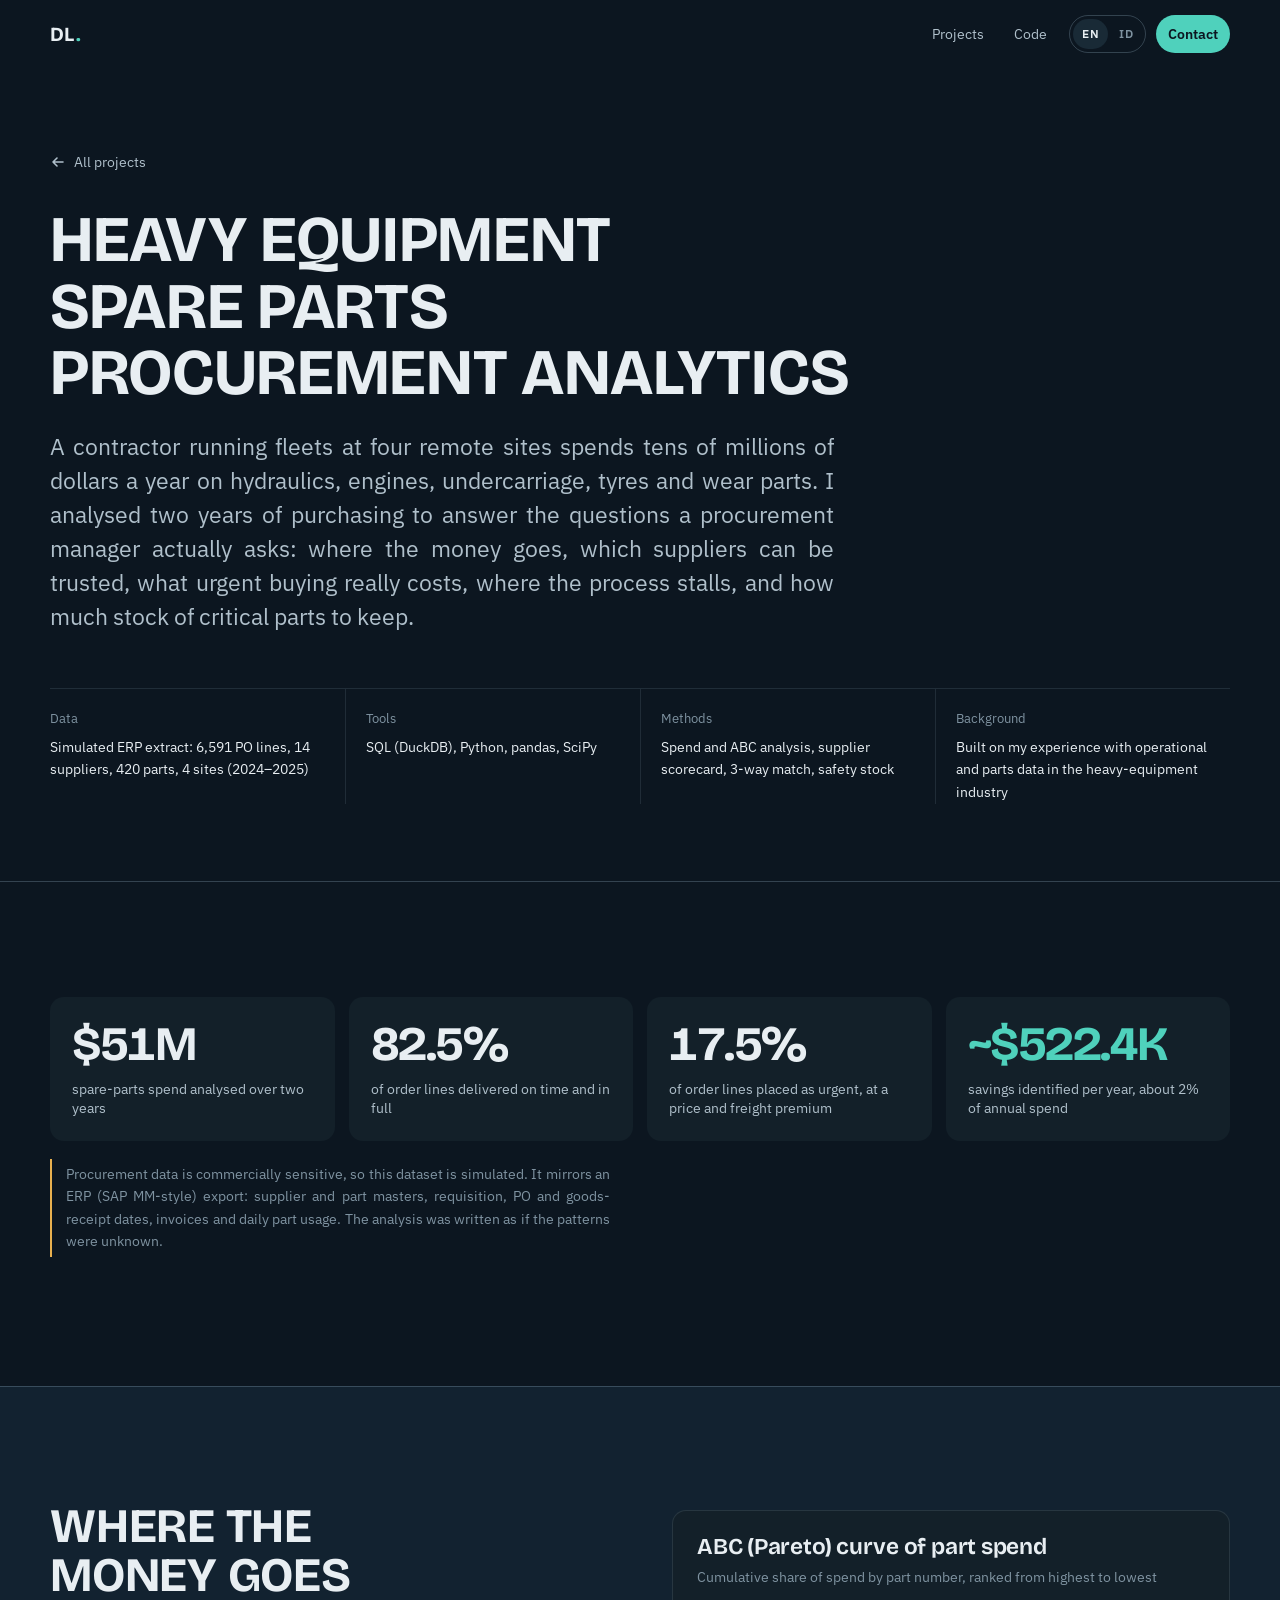
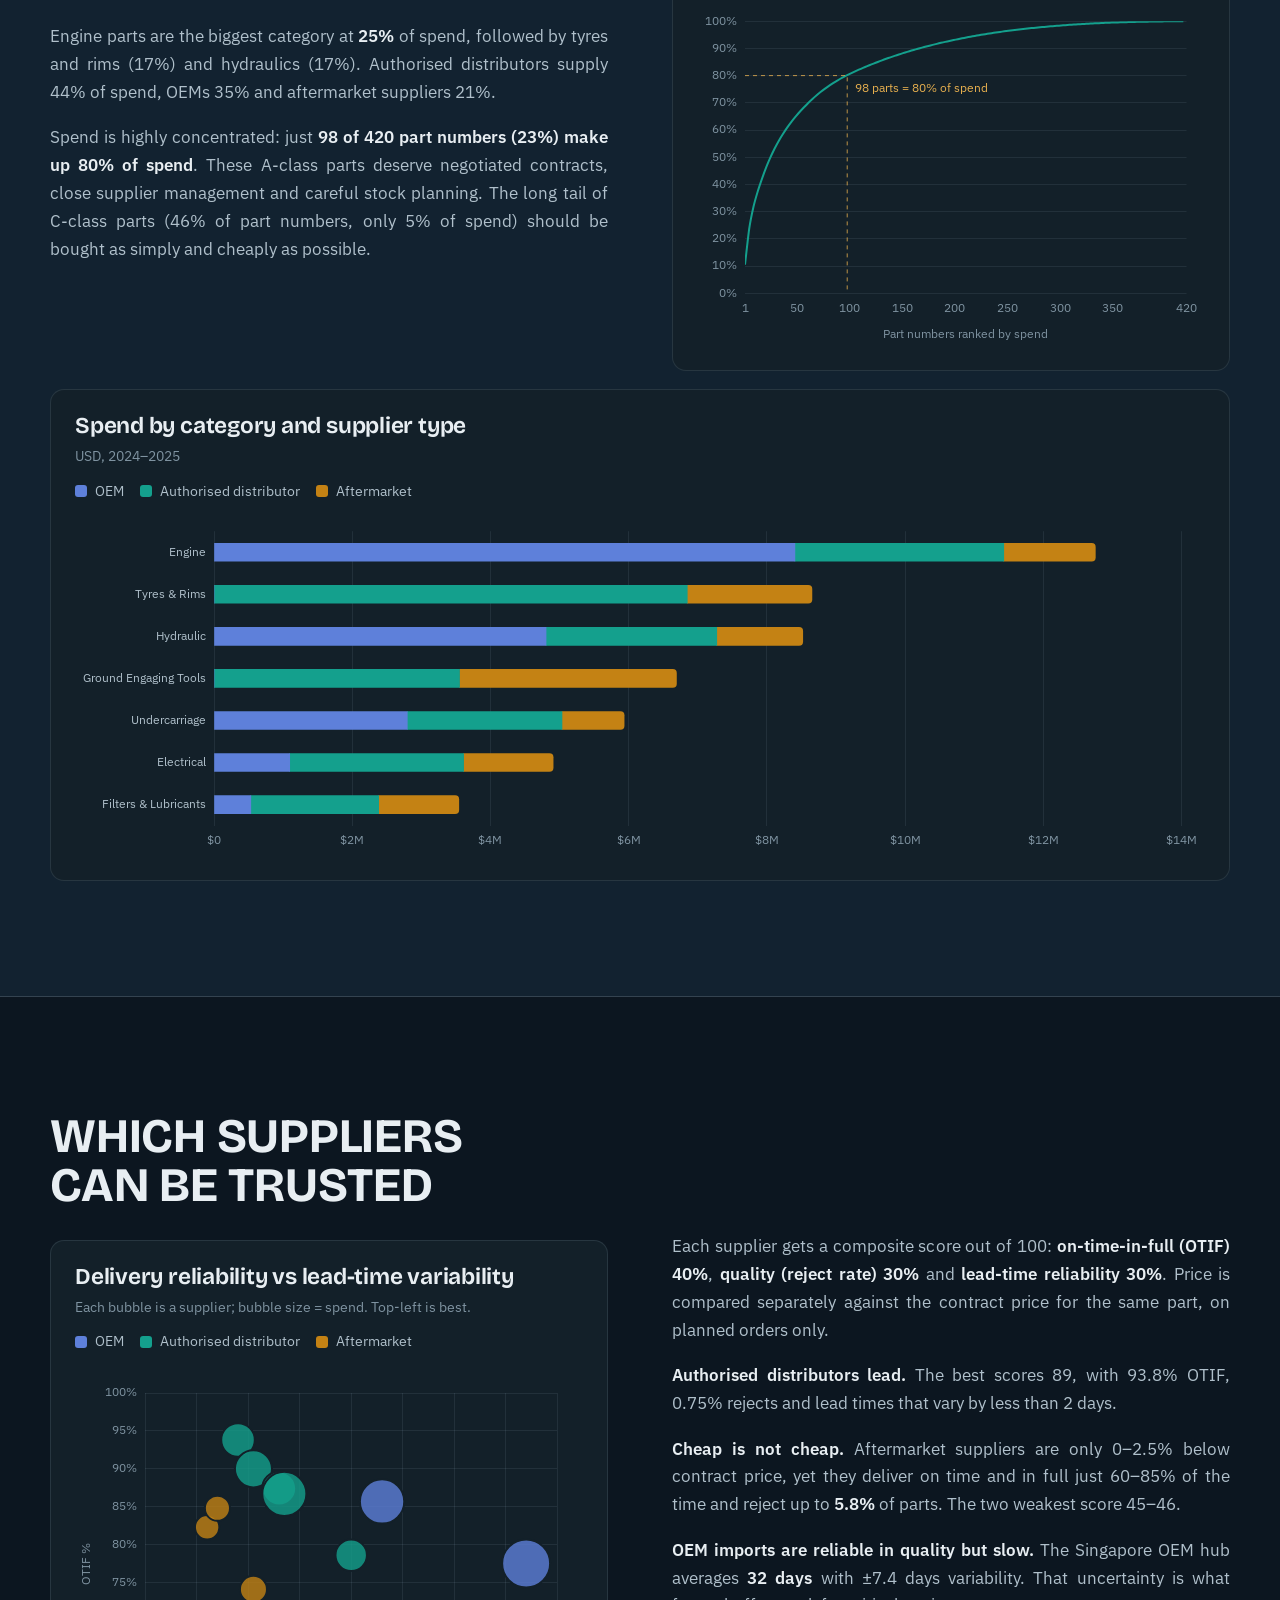
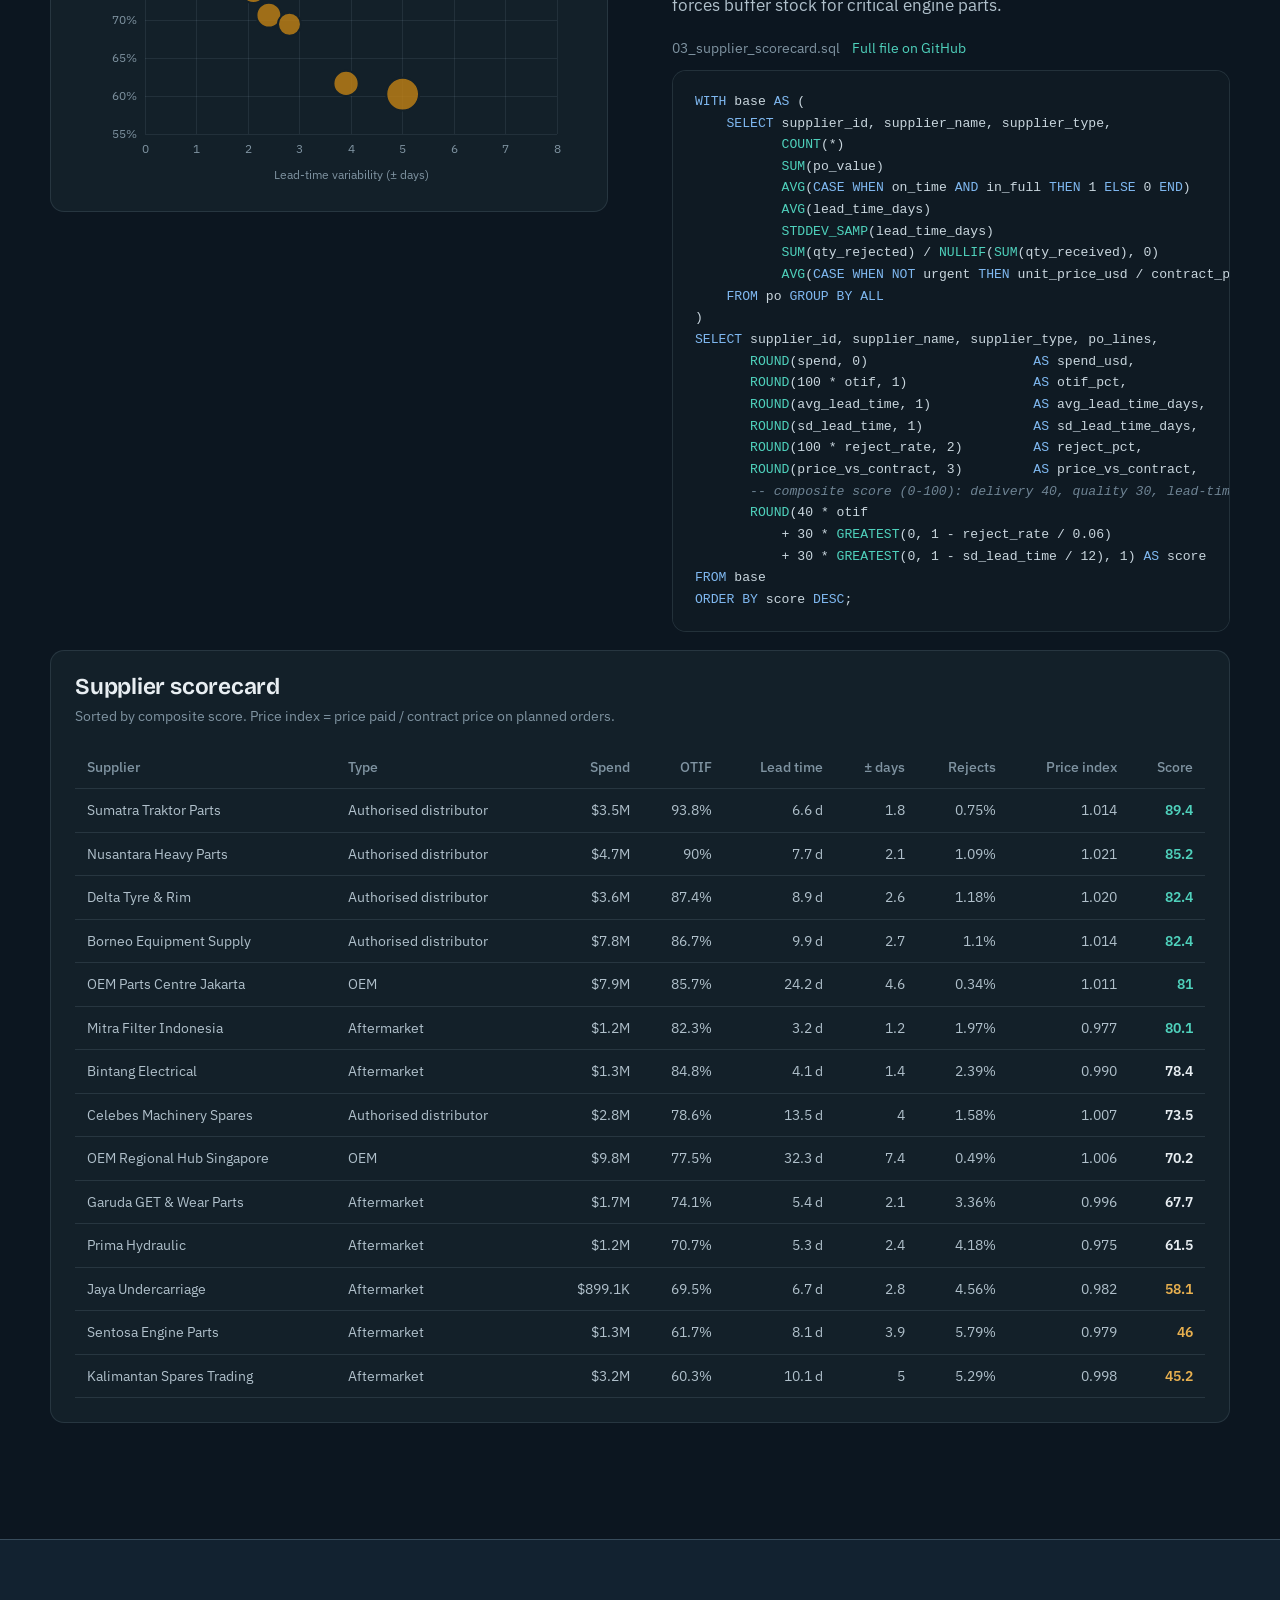
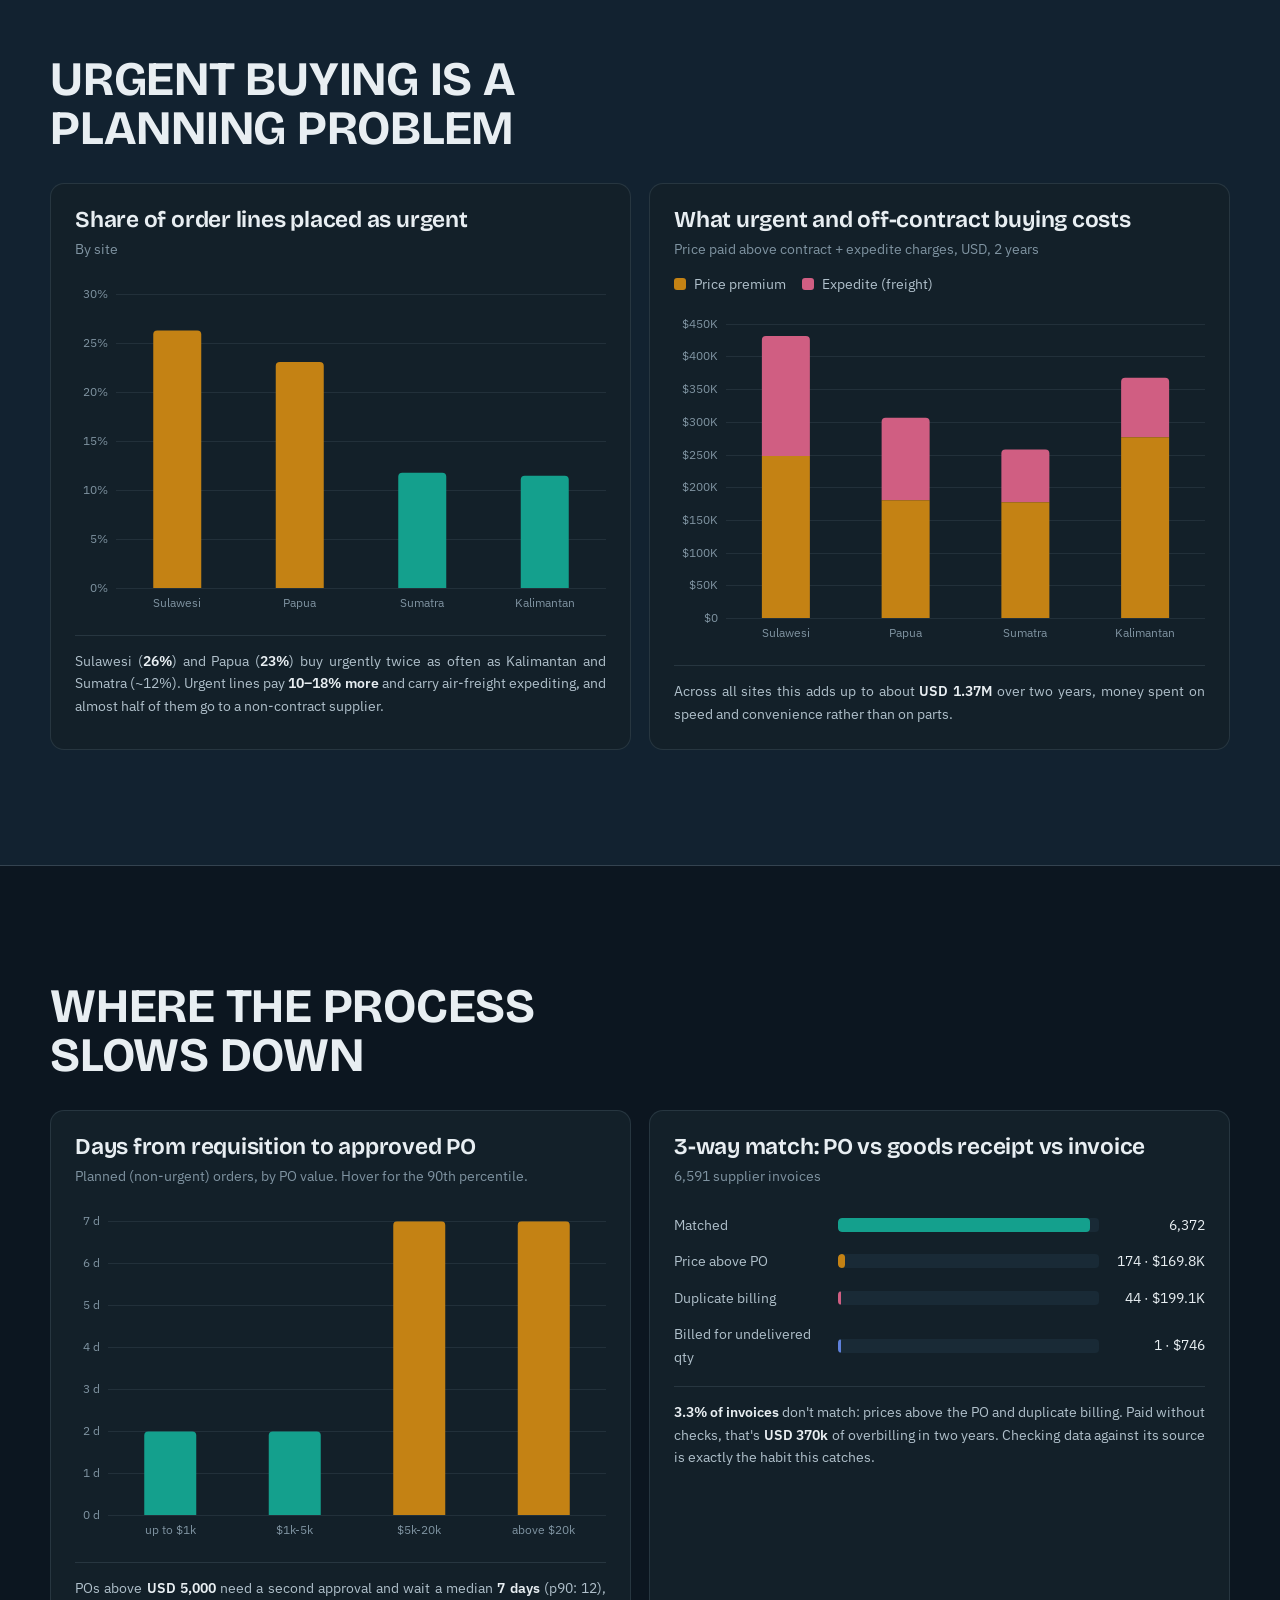
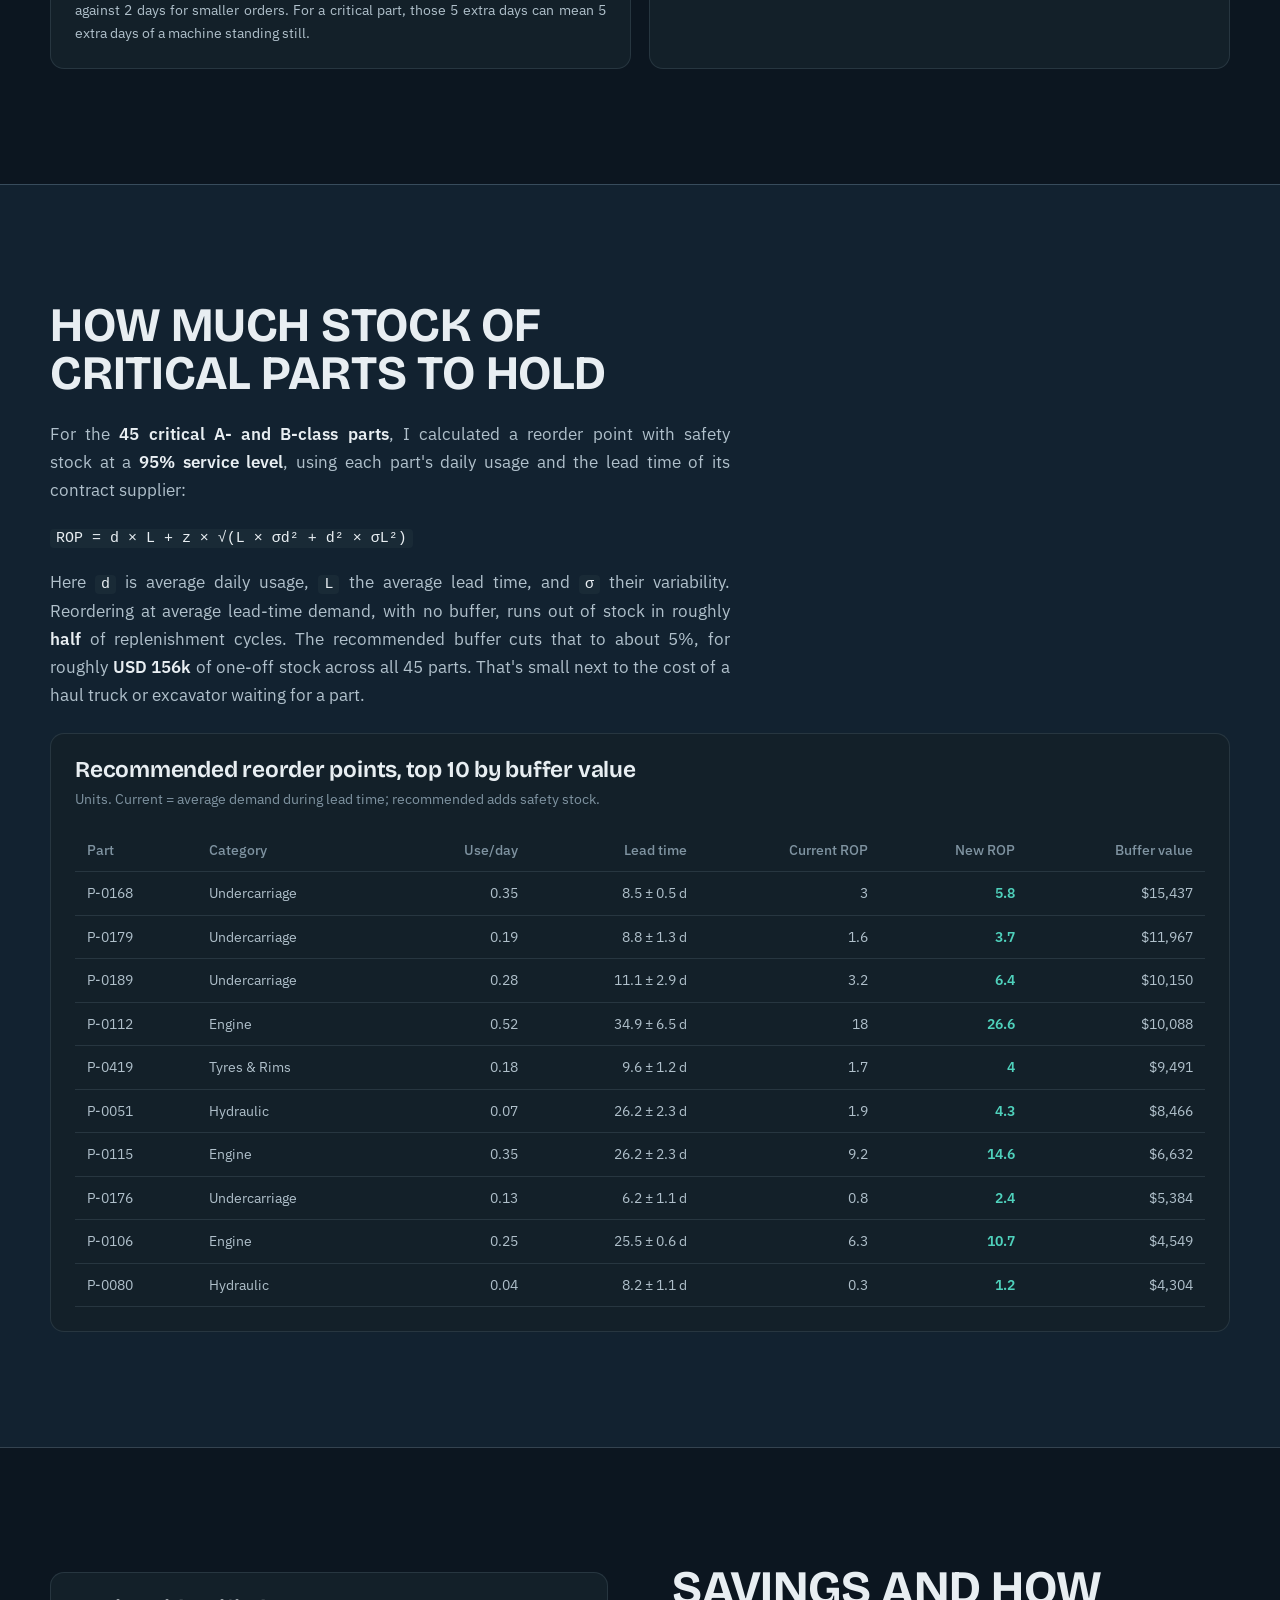
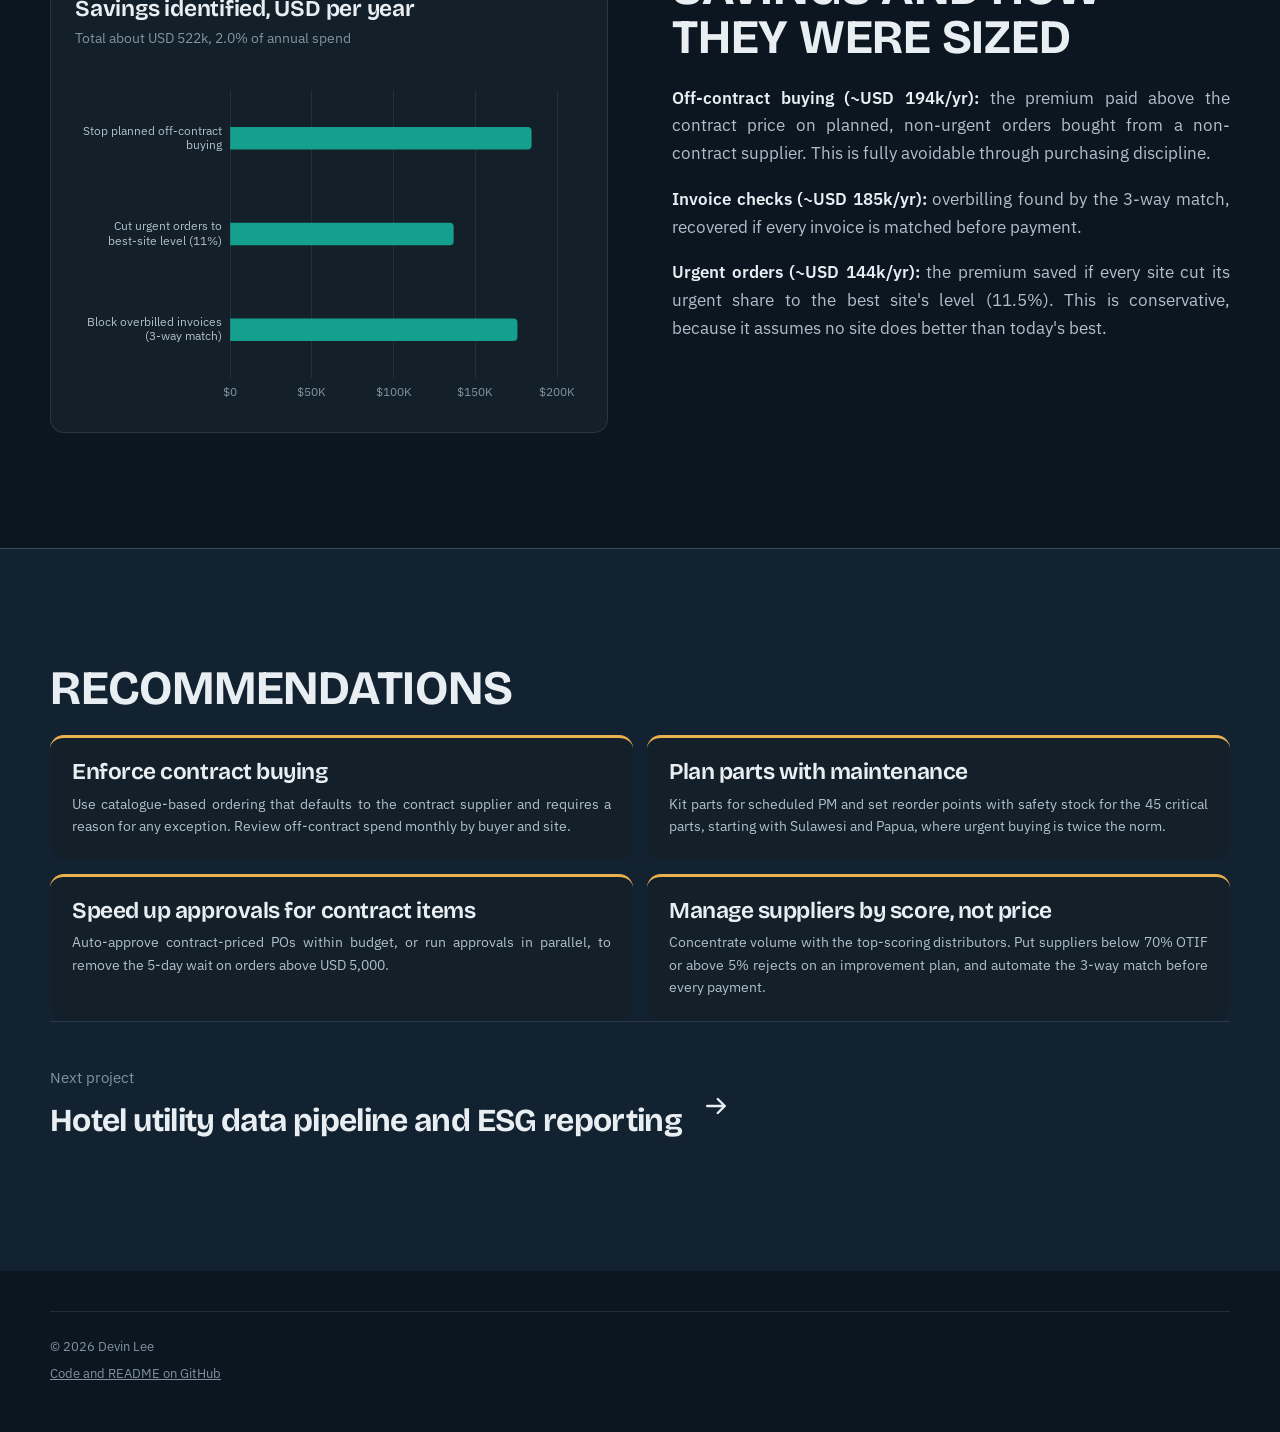
<file: projects/procurement-spend-analytics/index.html>
<!DOCTYPE html>

<html lang="en">
<head>
<meta charset="utf-8"/>
<meta content="width=device-width, initial-scale=1" name="viewport"/>
<title>Spare Parts Procurement Analytics | Devin Lee</title>
<meta content="Spend, supplier performance, savings and safety-stock analysis of USD 51M of heavy-equipment spare-parts purchasing." name="description"/>
<meta content="#0c1620" name="theme-color"/>
<link href="../../assets/favicon.svg" rel="icon" type="image/svg+xml"/>
<link as="font" crossorigin="" href="../../assets/fonts/bricolage-grotesque.woff2" rel="preload" type="font/woff2"/>
<link href="../../assets/css/style.css" rel="stylesheet"/>
</head>
<body class="case">
<header class="nav">
<div class="wrap">
<a aria-label="Home" class="brand" href="../../">DL<span>.</span></a>
<button aria-controls="nav-links" aria-expanded="false" class="menu-btn">Menu</button>
<nav aria-label="Main" class="nav-links" id="nav-links">
<a data-id="Project" href="../../#projects">Projects</a>
<a data-id="Kode" href="https://github.com/devinlee14/devinlee14.github.io/tree/main/projects/procurement-spend-analytics" rel="noopener" target="_blank">Code</a>
<button aria-label="Ganti bahasa ke Bahasa Indonesia" class="lang-toggle" type="button"><span class="on">EN</span><span>ID</span></button>
<a class="cta" data-id="Kontak" href="../../#contact">Contact</a>
</nav>
</div>
</header>
<main>
<div class="case-hero">
<div class="wrap">
<a class="back" data-id='&lt;svg aria-hidden="true" fill="none" viewbox="0 0 16 16"&gt;&lt;path d="M3 8h10M9 4l4 4-4 4" stroke="currentColor" stroke-linecap="round" stroke-linejoin="round" stroke-width="1.6"&gt;&lt;/path&gt;&lt;/svg&gt;Semua project' href="../../#projects"><svg aria-hidden="true" fill="none" viewbox="0 0 16 16"><path d="M3 8h10M9 4l4 4-4 4" stroke="currentColor" stroke-linecap="round" stroke-linejoin="round" stroke-width="1.6"></path></svg>All projects</a>
<h1 class="fade-in" data-id="Analitik procurement suku cadang alat berat">Heavy equipment spare parts procurement analytics</h1>
<p class="lede fade-in" data-id="Sebuah kontraktor yang mengoperasikan armada di empat site terpencil membelanjakan puluhan juta dolar per tahun untuk komponen hidraulik, mesin, undercarriage, ban, dan wear parts. Saya menganalisis dua tahun data pembelian untuk menjawab pertanyaan yang benar-benar diajukan manajer procurement: ke mana uangnya pergi, supplier mana yang bisa diandalkan, berapa sebenarnya biaya pembelian mendesak, di mana prosesnya tersendat, dan berapa stok part kritis yang perlu disimpan.">A contractor running fleets at four remote sites spends tens of millions of dollars a year on hydraulics, engines, undercarriage, tyres and wear parts. I analysed two years of purchasing to answer the questions a procurement manager actually asks: where the money goes, which suppliers can be trusted, what urgent buying really costs, where the process stalls, and how much stock of critical parts to keep.</p>
<dl class="facts fade-in">
<div><dt>Data</dt><dd data-id="Simulasi data ERP: 6.591 baris PO, 14 supplier, 420 part, 4 site (2024–2025)">Simulated ERP extract: 6,591 PO lines, 14 suppliers, 420 parts, 4 sites (2024–2025)</dd></div>
<div><dt>Tools</dt><dd>SQL (DuckDB), Python, pandas, SciPy</dd></div>
<div><dt data-id="Metode">Methods</dt><dd data-id="Analisis spend dan ABC, scorecard supplier, 3-way match, safety stock">Spend and ABC analysis, supplier scorecard, 3-way match, safety stock</dd></div>
<div><dt data-id="Latar belakang">Background</dt><dd data-id="Berdasarkan pengalaman saya dengan data operasional dan suku cadang di industri alat berat">Built on my experience with operational and parts data in the heavy-equipment industry</dd></div>
</dl>
</div>
</div>
<section aria-label="Key numbers">
<div class="wrap">
<div class="kpis">
<div class="kpi reveal"><b class="num">$<span id="k-spend">51.0M</span></b><span data-id="spend suku cadang yang dianalisis selama dua tahun">spare-parts spend analysed over two years</span></div>
<div class="kpi reveal"><b class="num"><span id="k-otif">82.5</span>%</b><span data-id="baris pesanan dikirim tepat waktu dan lengkap">of order lines delivered on time and in full</span></div>
<div class="kpi reveal"><b class="num"><span id="k-urgent">17.5</span>%</b><span data-id="baris pesanan dibuat mendesak, dengan tambahan harga dan ongkos kirim">of order lines placed as urgent, at a price and freight premium</span></div>
<div class="kpi accent reveal"><b class="num">~$<span id="k-save">522k</span></b><span data-id="penghematan per tahun yang teridentifikasi, sekitar 2% dari spend tahunan">savings identified per year, about 2% of annual spend</span></div>
</div>
<p class="note reveal" data-id="Data procurement bersifat sensitif secara komersial, jadi dataset ini simulasi. Strukturnya mengikuti ekspor ERP (seperti SAP MM): master supplier dan part, tanggal requisition, PO, dan goods receipt, invoice, serta pemakaian part harian. Analisisnya dikerjakan seolah-olah polanya belum diketahui.">Procurement data is commercially sensitive, so this dataset is simulated. It mirrors an ERP (SAP MM-style) export: supplier and part masters, requisition, PO and goods-receipt dates, invoices and daily part usage. The analysis was written as if the patterns were unknown.</p>
</div>
</section>
<section aria-labelledby="spend">
<div class="wrap">
<div class="split">
<div class="prose reveal from-left">
<h2 data-id="Ke mana uangnya pergi" id="spend">Where the money goes</h2>
<p data-id="Part mesin adalah kategori terbesar dengan &lt;strong&gt;25%&lt;/strong&gt; spend, diikuti ban dan velg (17%) serta hidraulik (17%). Distributor resmi memasok 44% spend, OEM 35%, dan supplier aftermarket 21%.">Engine parts are the biggest category at <strong>25%</strong> of spend, followed by tyres and rims (17%) and hydraulics (17%). Authorised distributors supply 44% of spend, OEMs 35% and aftermarket suppliers 21%.</p>
<p data-id="Spend sangat terkonsentrasi: hanya &lt;strong&gt;98 dari 420 part number (23%) yang menyumbang 80% spend&lt;/strong&gt;. Part kelas A ini layak mendapat kontrak hasil negosiasi, pengelolaan supplier yang ketat, dan perencanaan stok yang cermat. Ekor panjang part kelas C (46% part number, hanya 5% spend) sebaiknya dibeli sesederhana dan semurah mungkin.">Spend is highly concentrated: just <strong>98 of 420 part numbers (23%) make up 80% of spend</strong>. These A-class parts deserve negotiated contracts, close supplier management and careful stock planning. The long tail of C-class parts (46% of part numbers, only 5% of spend) should be bought as simply and cheaply as possible.</p>
</div>
<div class="chart-card reveal from-right">
<h3 data-id="Kurva ABC (Pareto) spend per part">ABC (Pareto) curve of part spend</h3>
<p class="sub" data-id="Porsi kumulatif spend per part number, diurutkan dari tertinggi ke terendah">Cumulative share of spend by part number, ranked from highest to lowest</p>
<div class="chart-box"><canvas id="c-pareto"></canvas></div>
</div>
</div>
<div class="chart-card reveal" style="margin-top:18px">
<h3 data-id="Spend per kategori dan jenis supplier">Spend by category and supplier type</h3>
<p class="sub">USD, 2024–2025</p>
<div class="legend"><span><i style="background:var(--c3)"></i>OEM</span><span data-id='&lt;i style="background:var(--c1)"&gt;&lt;/i&gt;Distributor resmi'><i style="background:var(--c1)"></i>Authorised distributor</span><span><i style="background:var(--c2)"></i>Aftermarket</span></div>
<div class="chart-box"><canvas id="c-spend"></canvas></div>
</div>
</div>
</section>
<section aria-labelledby="suppliers">
<div class="wrap">
<h2 class="reveal" data-id="Supplier mana yang bisa diandalkan" id="suppliers">Which suppliers can be trusted</h2>
<div class="split">
<div class="chart-card reveal from-left">
<h3 data-id="Keandalan pengiriman vs variasi lead time">Delivery reliability vs lead-time variability</h3>
<p class="sub" data-id="Setiap gelembung adalah supplier; ukuran gelembung = spend. Kiri atas adalah yang terbaik.">Each bubble is a supplier; bubble size = spend. Top-left is best.</p>
<div class="legend"><span><i style="background:var(--c3)"></i>OEM</span><span data-id='&lt;i style="background:var(--c1)"&gt;&lt;/i&gt;Distributor resmi'><i style="background:var(--c1)"></i>Authorised distributor</span><span><i style="background:var(--c2)"></i>Aftermarket</span></div>
<div class="chart-box tall"><canvas id="c-bubble"></canvas></div>
</div>
<div class="prose reveal from-right">
<p data-id="Setiap supplier mendapat skor gabungan dari 100: &lt;strong&gt;on-time-in-full (OTIF) 40%&lt;/strong&gt;, &lt;strong&gt;kualitas (tingkat reject) 30%&lt;/strong&gt;, dan &lt;strong&gt;keandalan lead time 30%&lt;/strong&gt;. Harga dibandingkan terpisah dengan harga kontrak untuk part yang sama, hanya pada pesanan terencana.">Each supplier gets a composite score out of 100: <strong>on-time-in-full (OTIF) 40%</strong>, <strong>quality (reject rate) 30%</strong> and <strong>lead-time reliability 30%</strong>. Price is compared separately against the contract price for the same part, on planned orders only.</p>
<p data-id="&lt;strong&gt;Distributor resmi memimpin.&lt;/strong&gt; Yang terbaik mendapat skor 89, dengan OTIF 93,8%, reject 0,75%, dan lead time yang bervariasi kurang dari 2 hari."><strong>Authorised distributors lead.</strong> The best scores 89, with 93.8% OTIF, 0.75% rejects and lead times that vary by less than 2 days.</p>
<p data-id="&lt;strong&gt;Murah belum tentu murah.&lt;/strong&gt; Supplier aftermarket hanya 0–2,5% di bawah harga kontrak, tapi hanya mengirim tepat waktu dan lengkap 60–85% dari waktu, dan reject hingga &lt;strong&gt;5,8%&lt;/strong&gt; part. Dua yang terlemah mendapat skor 45–46."><strong>Cheap is not cheap.</strong> Aftermarket suppliers are only 0–2.5% below contract price, yet they deliver on time and in full just 60–85% of the time and reject up to <strong>5.8%</strong> of parts. The two weakest score 45–46.</p>
<p data-id="&lt;strong&gt;Impor OEM andal dari sisi kualitas tapi lambat.&lt;/strong&gt; Hub OEM Singapura rata-rata &lt;strong&gt;32 hari&lt;/strong&gt; dengan variasi &amp;plusmn;7,4 hari. Ketidakpastian inilah yang memaksa adanya stok cadangan untuk part mesin yang kritis."><strong>OEM imports are reliable in quality but slow.</strong> The Singapore OEM hub averages <strong>32 days</strong> with ±7.4 days variability. That uncertainty is what forces buffer stock for critical engine parts.</p>
<div class="code-head" style="margin-top:18px"><span>03_supplier_scorecard.sql</span><a data-id="File lengkap di GitHub" href="https://github.com/devinlee14/devinlee14.github.io/blob/main/projects/procurement-spend-analytics/sql/03_supplier_scorecard.sql" rel="noopener" target="_blank">Full file on GitHub</a></div>
<pre class="code"><code><span class="k">WITH</span> base <span class="k">AS</span> (
    <span class="k">SELECT</span> supplier_id, supplier_name, supplier_type,
           <span class="f">COUNT</span>(*)                                                      <span class="k">AS</span> po_lines,
           <span class="f">SUM</span>(po_value)                                                 <span class="k">AS</span> spend,
           <span class="f">AVG</span>(<span class="k">CASE</span> <span class="k">WHEN</span> on_time <span class="k">AND</span> in_full <span class="k">THEN</span> 1 <span class="k">ELSE</span> 0 <span class="k">END</span>)          <span class="k">AS</span> otif,
           <span class="f">AVG</span>(lead_time_days)                                           <span class="k">AS</span> avg_lead_time,
           <span class="f">STDDEV_SAMP</span>(lead_time_days)                                   <span class="k">AS</span> sd_lead_time,
           <span class="f">SUM</span>(qty_rejected) / <span class="f">NULLIF</span>(<span class="f">SUM</span>(qty_received), 0)              <span class="k">AS</span> reject_rate,
           <span class="f">AVG</span>(<span class="k">CASE</span> <span class="k">WHEN</span> <span class="k">NOT</span> urgent <span class="k">THEN</span> unit_price_usd / contract_price <span class="k">END</span>) <span class="k">AS</span> price_vs_contract
    <span class="k">FROM</span> po <span class="k">GROUP BY ALL</span>
)
<span class="k">SELECT</span> supplier_id, supplier_name, supplier_type, po_lines,
       <span class="f">ROUND</span>(spend, 0)                     <span class="k">AS</span> spend_usd,
       <span class="f">ROUND</span>(100 * otif, 1)                <span class="k">AS</span> otif_pct,
       <span class="f">ROUND</span>(avg_lead_time, 1)             <span class="k">AS</span> avg_lead_time_days,
       <span class="f">ROUND</span>(sd_lead_time, 1)              <span class="k">AS</span> sd_lead_time_days,
       <span class="f">ROUND</span>(100 * reject_rate, 2)         <span class="k">AS</span> reject_pct,
       <span class="f">ROUND</span>(price_vs_contract, 3)         <span class="k">AS</span> price_vs_contract,
<span class="c">       -- composite score (0-100): delivery 40, quality 30, lead-time reliability 30</span>
       <span class="f">ROUND</span>(40 * otif
           + 30 * <span class="f">GREATEST</span>(0, 1 - reject_rate / 0.06)
           + 30 * <span class="f">GREATEST</span>(0, 1 - sd_lead_time / 12), 1) <span class="k">AS</span> score
<span class="k">FROM</span> base
<span class="k">ORDER BY</span> score <span class="k">DESC</span>;</code></pre>
</div>
</div>
<div class="chart-card reveal" style="margin-top:18px">
<h3 data-id="Scorecard supplier">Supplier scorecard</h3>
<p class="sub" data-id="Diurutkan berdasarkan skor gabungan. Indeks harga = harga dibayar / harga kontrak pada pesanan terencana.">Sorted by composite score. Price index = price paid / contract price on planned orders.</p>
<div class="table-wrap"><table class="data" id="t-sup"><thead><tr><th>Supplier</th><th data-id="Jenis">Type</th><th class="r">Spend</th><th class="r">OTIF</th><th class="r">Lead time</th><th class="r" data-id="± hari">± days</th><th class="r" data-id="Reject">Rejects</th><th class="r" data-id="Indeks harga">Price index</th><th class="r" data-id="Skor">Score</th></tr></thead><tbody></tbody></table></div>
</div>
</div>
</section>
<section aria-labelledby="urgent">
<div class="wrap">
<h2 class="reveal" data-id="Pembelian mendesak adalah masalah perencanaan" id="urgent">Urgent buying is a planning problem</h2>
<div class="grid-2">
<div class="chart-card reveal">
<h3 data-id="Porsi baris pesanan yang dibuat mendesak">Share of order lines placed as urgent</h3>
<p class="sub" data-id="Per site">By site</p>
<div class="chart-box"><canvas id="c-urgent"></canvas></div>
<p class="takeaway" data-id="Sulawesi (&lt;strong&gt;26%&lt;/strong&gt;) dan Papua (&lt;strong&gt;23%&lt;/strong&gt;) membeli secara mendesak dua kali lebih sering dibanding Kalimantan dan Sumatra (~12%). Pesanan mendesak membayar &lt;strong&gt;10–18% lebih mahal&lt;/strong&gt; ditambah ongkos kirim udara, dan hampir setengahnya dibeli dari supplier di luar kontrak.">Sulawesi (<strong>26%</strong>) and Papua (<strong>23%</strong>) buy urgently twice as often as Kalimantan and Sumatra (~12%). Urgent lines pay <strong>10–18% more</strong> and carry air-freight expediting, and almost half of them go to a non-contract supplier.</p>
</div>
<div class="chart-card reveal">
<h3 data-id="Biaya pembelian mendesak dan di luar kontrak">What urgent and off-contract buying costs</h3>
<p class="sub" data-id="Harga di atas kontrak + biaya expedite, USD, 2 tahun">Price paid above contract + expedite charges, USD, 2 years</p>
<div class="legend"><span data-id='&lt;i style="background:var(--c2)"&gt;&lt;/i&gt;Selisih harga'><i style="background:var(--c2)"></i>Price premium</span><span data-id='&lt;i style="background:var(--c4)"&gt;&lt;/i&gt;Expedite (ongkos kirim)'><i style="background:var(--c4)"></i>Expedite (freight)</span></div>
<div class="chart-box"><canvas id="c-premium"></canvas></div>
<p class="takeaway" data-id="Di semua site, totalnya sekitar &lt;strong&gt;USD 1,37 juta&lt;/strong&gt; selama dua tahun, uang yang habis untuk kecepatan dan kemudahan, bukan untuk part.">Across all sites this adds up to about <strong>USD 1.37M</strong> over two years, money spent on speed and convenience rather than on parts.</p>
</div>
</div>
</div>
</section>
<section aria-labelledby="process">
<div class="wrap">
<h2 class="reveal" data-id="Di mana prosesnya melambat" id="process">Where the process slows down</h2>
<div class="grid-2">
<div class="chart-card reveal">
<h3 data-id="Hari dari requisition sampai PO disetujui">Days from requisition to approved PO</h3>
<p class="sub" data-id="Pesanan terencana (tidak mendesak), per nilai PO. Arahkan kursor untuk melihat persentil ke-90.">Planned (non-urgent) orders, by PO value. Hover for the 90th percentile.</p>
<div class="chart-box"><canvas id="c-approval"></canvas></div>
<p class="takeaway" data-id="PO di atas &lt;strong&gt;USD 5.000&lt;/strong&gt; butuh persetujuan kedua dan menunggu median &lt;strong&gt;7 hari&lt;/strong&gt; (p90: 12), dibanding 2 hari untuk pesanan yang lebih kecil. Untuk part kritis, 5 hari tambahan itu bisa berarti 5 hari tambahan mesin berhenti.">POs above <strong>USD 5,000</strong> need a second approval and wait a median <strong>7 days</strong> (p90: 12), against 2 days for smaller orders. For a critical part, those 5 extra days can mean 5 extra days of a machine standing still.</p>
</div>
<div class="chart-card reveal">
<h3>3-way match: PO vs goods receipt vs invoice</h3>
<p class="sub" data-id="6.591 invoice supplier">6,591 supplier invoices</p>
<ul class="bars" id="c-match" style="margin:26px 0 18px"></ul>
<p class="takeaway" data-id="&lt;strong&gt;3,3% invoice&lt;/strong&gt; tidak cocok: harga di atas PO dan tagihan ganda. Kalau dibayar tanpa pengecekan, itu berarti &lt;strong&gt;USD 370 ribu&lt;/strong&gt; kelebihan bayar dalam dua tahun. Kebiasaan mencocokkan data dengan sumbernya yang menangkap hal seperti ini."><strong>3.3% of invoices</strong> don't match: prices above the PO and duplicate billing. Paid without checks, that's <strong>USD 370k</strong> of overbilling in two years. Checking data against its source is exactly the habit this catches.</p>
</div>
</div>
</div>
</section>
<section aria-labelledby="stock">
<div class="wrap">
<div>
<div class="prose reveal" style="max-width:820px">
<h2 data-id="Berapa stok part kritis yang perlu disimpan" id="stock">How much stock of critical parts to hold</h2>
<p data-id="Untuk &lt;strong&gt;45 part kritis kelas A dan B&lt;/strong&gt;, saya menghitung reorder point dengan safety stock pada &lt;strong&gt;service level 95%&lt;/strong&gt;, berdasarkan pemakaian harian tiap part dan lead time supplier kontraknya:">For the <strong>45 critical A- and B-class parts</strong>, I calculated a reorder point with safety stock at a <strong>95% service level</strong>, using each part's daily usage and the lead time of its contract supplier:</p>
<p><code>ROP = d × L + z × √(L × σd² + d² × σL²)</code></p>
<p data-id="Di sini &lt;code&gt;d&lt;/code&gt; adalah rata-rata pemakaian harian, &lt;code&gt;L&lt;/code&gt; rata-rata lead time, dan &lt;code&gt;σ&lt;/code&gt; variasinya. Memesan ulang saat stok setara rata-rata kebutuhan selama lead time, tanpa cadangan, menyebabkan kehabisan stok di sekitar &lt;strong&gt;setengah&lt;/strong&gt; siklus pengisian. Cadangan yang direkomendasikan menurunkannya menjadi sekitar 5%, dengan stok satu kali senilai sekitar &lt;strong&gt;USD 156 ribu&lt;/strong&gt; untuk ke-45 part. Angka ini kecil dibanding biaya haul truck atau excavator yang berhenti menunggu part.">Here <code>d</code> is average daily usage, <code>L</code> the average lead time, and <code>σ</code> their variability. Reordering at average lead-time demand, with no buffer, runs out of stock in roughly <strong>half</strong> of replenishment cycles. The recommended buffer cuts that to about 5%, for roughly <strong>USD 156k</strong> of one-off stock across all 45 parts. That's small next to the cost of a haul truck or excavator waiting for a part.</p>
</div>
<div class="chart-card reveal" style="margin-top:24px">
<h3 data-id="Reorder point yang direkomendasikan, 10 teratas berdasarkan nilai cadangan">Recommended reorder points, top 10 by buffer value</h3>
<p class="sub" data-id="Unit. Saat ini = rata-rata kebutuhan selama lead time; rekomendasi menambahkan safety stock.">Units. Current = average demand during lead time; recommended adds safety stock.</p>
<div class="table-wrap"><table class="data" id="t-ss"><thead><tr><th>Part</th><th data-id="Kategori">Category</th><th class="r" data-id="Pakai/hari">Use/day</th><th class="r">Lead time</th><th class="r" data-id="ROP saat ini">Current ROP</th><th class="r" data-id="ROP baru">New ROP</th><th class="r" data-id="Nilai cadangan">Buffer value</th></tr></thead><tbody></tbody></table></div>
</div>
</div>
</div>
</section>
<section aria-labelledby="savings">
<div class="wrap">
<div class="split">
<div class="chart-card reveal from-left">
<h3 data-id="Penghematan yang teridentifikasi, USD per tahun">Savings identified, USD per year</h3>
<p class="sub" data-id="Total sekitar USD 522 ribu, 2,0% dari spend tahunan">Total about USD 522k, 2.0% of annual spend</p>
<div class="chart-box"><canvas id="c-savings"></canvas></div>
</div>
<div class="prose reveal from-right">
<h2 data-id="Penghematan dan cara menghitungnya" id="savings">Savings and how they were sized</h2>
<p data-id="&lt;strong&gt;Pembelian di luar kontrak (~USD 194 ribu/tahun):&lt;/strong&gt; selisih harga di atas harga kontrak pada pesanan terencana dan tidak mendesak yang dibeli dari supplier di luar kontrak. Ini sepenuhnya bisa dihindari dengan disiplin pembelian."><strong>Off-contract buying (~USD 194k/yr):</strong> the premium paid above the contract price on planned, non-urgent orders bought from a non-contract supplier. This is fully avoidable through purchasing discipline.</p>
<p data-id="&lt;strong&gt;Pengecekan invoice (~USD 185 ribu/tahun):&lt;/strong&gt; kelebihan tagihan yang ditemukan lewat 3-way match, bisa diselamatkan jika setiap invoice dicocokkan sebelum dibayar."><strong>Invoice checks (~USD 185k/yr):</strong> overbilling found by the 3-way match, recovered if every invoice is matched before payment.</p>
<p data-id="&lt;strong&gt;Pesanan mendesak (~USD 144 ribu/tahun):&lt;/strong&gt; selisih biaya yang dihemat jika setiap site menurunkan porsi pesanan mendesaknya ke level site terbaik (11,5%). Perhitungan ini konservatif, karena mengasumsikan tidak ada site yang lebih baik dari yang terbaik saat ini."><strong>Urgent orders (~USD 144k/yr):</strong> the premium saved if every site cut its urgent share to the best site's level (11.5%). This is conservative, because it assumes no site does better than today's best.</p>
</div>
</div>
</div>
</section>
<section aria-labelledby="recs">
<div class="wrap">
<h2 class="reveal" data-id="Rekomendasi" id="recs">Recommendations</h2>
<ul class="recs">
<li class="reveal"><h3 data-id="Tegakkan pembelian sesuai kontrak">Enforce contract buying</h3><p data-id="Gunakan pemesanan berbasis katalog yang otomatis memilih supplier kontrak dan mewajibkan alasan untuk setiap pengecualian. Tinjau spend di luar kontrak setiap bulan per buyer dan site.">Use catalogue-based ordering that defaults to the contract supplier and requires a reason for any exception. Review off-contract spend monthly by buyer and site.</p></li>
<li class="reveal"><h3 data-id="Rencanakan part bersama maintenance">Plan parts with maintenance</h3><p data-id="Siapkan paket part untuk PM terjadwal dan tetapkan reorder point dengan safety stock untuk 45 part kritis, dimulai dari Sulawesi dan Papua, di mana pembelian mendesak dua kali lipat dari normal.">Kit parts for scheduled PM and set reorder points with safety stock for the 45 critical parts, starting with Sulawesi and Papua, where urgent buying is twice the norm.</p></li>
<li class="reveal"><h3 data-id="Percepat persetujuan untuk item kontrak">Speed up approvals for contract items</h3><p data-id="Setujui otomatis PO dengan harga kontrak yang masih dalam anggaran, atau jalankan persetujuan secara paralel, untuk menghilangkan waktu tunggu 5 hari pada pesanan di atas USD 5.000.">Auto-approve contract-priced POs within budget, or run approvals in parallel, to remove the 5-day wait on orders above USD 5,000.</p></li>
<li class="reveal"><h3 data-id="Kelola supplier berdasarkan skor, bukan harga">Manage suppliers by score, not price</h3><p data-id="Pusatkan volume pada distributor dengan skor tertinggi. Masukkan supplier dengan OTIF di bawah 70% atau reject di atas 5% ke program perbaikan, dan otomatiskan 3-way match sebelum setiap pembayaran.">Concentrate volume with the top-scoring distributors. Put suppliers below 70% OTIF or above 5% rejects on an improvement plan, and automate the 3-way match before every payment.</p></li>
</ul>
<a class="next-case reveal" href="../hotel-esg-data-pipeline/">
<div><small data-id="Project berikutnya">Next project</small><strong data-id="Pipeline data utilitas hotel dan pelaporan ESG">Hotel utility data pipeline and ESG reporting</strong></div>
<svg aria-hidden="true" fill="none" viewbox="0 0 16 16"><path d="M3 8h10M9 4l4 4-4 4" stroke="currentColor" stroke-linecap="round" stroke-linejoin="round" stroke-width="1.4"></path></svg>
</a>
</div>
</section>
</main>
<footer><div class="wrap"><span>© 2026 Devin Lee</span><a data-id="Kode dan README di GitHub" href="https://github.com/devinlee14/devinlee14.github.io/tree/main/projects/procurement-spend-analytics" rel="noopener" target="_blank">Code and README on GitHub</a></div></footer>
<script src="../../assets/vendor/lenis.min.js"></script>
<script src="../../assets/vendor/chart.umd.min.js"></script>
<script src="../../assets/js/main.js"></script>
<script>
(async () => {
  const { c, fmt, compact, load, whenVisible } = Viz;
  const d = await load("../../assets/data/procurement.json");
  const k = d.kpi;
  const set = (id, v) => { const el = document.getElementById(id); if (el) el.textContent = v; };
  set("k-spend", compact(k.spend)); set("k-otif", k.otif); set("k-urgent", k.urgent_pct); set("k-save", compact(k.savings_per_year));
  const typeColor = { "OEM": c.blue, "Authorised distributor": c.teal, "Aftermarket": c.amber };
  const usd = (v) => "$" + compact(v);

  whenVisible(document.getElementById("c-pareto"), () => new Chart("c-pareto", {
    type: "line",
    data: { labels: d.pareto.rank, datasets: [{ data: d.pareto.cum, borderColor: c.teal, tension: 0.2 }] },
    options: { interaction: { mode: "index", intersect: false },
      scales: { x: { type: "linear", min: 1, max: d.pareto.n, title: { display: true, text: "Part numbers ranked by spend" }, grid: { display: false } },
                y: { min: 0, max: 100, ticks: { callback: (v) => v + "%" } } },
      plugins: { tooltip: { callbacks: { title: (it) => `Top ${it[0].label} parts`, label: (i) => ` ${i.raw}% of spend` } } } },
    plugins: [{ id: "a80", afterDatasetsDraw(ch) {
      const { ctx, scales: { x, y } } = ch, px = x.getPixelForValue(k.a_parts_n), py = y.getPixelForValue(80);
      ctx.save(); ctx.strokeStyle = "rgba(232,176,79,.8)"; ctx.setLineDash([4, 4]); ctx.lineWidth = 1;
      ctx.beginPath(); ctx.moveTo(x.left, py); ctx.lineTo(px, py); ctx.lineTo(px, y.bottom); ctx.stroke();
      ctx.setLineDash([]); ctx.fillStyle = "#e8b04f"; ctx.font = "12px IBM Plex Sans"; ctx.fillText(`${k.a_parts_n} parts = 80% of spend`, px + 8, py + 16); ctx.restore(); } }],
  }));

  whenVisible(document.getElementById("c-spend"), () => new Chart("c-spend", {
    type: "bar",
    data: { labels: d.spend.categories, datasets: ["OEM", "Authorised distributor", "Aftermarket"].map((t) => ({ label: t, data: d.spend.matrix[t], backgroundColor: typeColor[t], barThickness: 18 })) },
    options: { indexAxis: "y", interaction: { mode: "index", intersect: false },
      scales: { x: { stacked: true, ticks: { callback: usd } }, y: { stacked: true, grid: { display: false }, ticks: { color: "#b0c0cb" } } },
      plugins: { tooltip: { callbacks: { label: (i) => ` ${i.dataset.label}: $${fmt(i.raw)}` } } } },
  }));

  const sup = d.suppliers;
  const maxSpend = Math.max(...sup.map((s) => s.spend_usd));
  whenVisible(document.getElementById("c-bubble"), () => new Chart("c-bubble", {
    type: "bubble",
    data: { datasets: ["OEM", "Authorised distributor", "Aftermarket"].map((t) => ({
      label: t, backgroundColor: typeColor[t] + "cc", borderColor: "#132029", borderWidth: 2,
      data: sup.filter((s) => s.supplier_type === t).map((s) => ({ x: s.sd_lead_time_days, y: s.otif_pct, r: 6 + 18 * Math.sqrt(s.spend_usd / maxSpend), s })) })) },
    options: { scales: { x: { title: { display: true, text: "Lead-time variability (± days)" }, min: 0 }, y: { title: { display: true, text: "OTIF %" }, min: 55, max: 100, ticks: { callback: (v) => v + "%" } } },
      plugins: { tooltip: { callbacks: { label: (i) => { const s = i.raw.s; return [` ${s.supplier_name}`, ` OTIF ${s.otif_pct}% · ±${s.sd_lead_time_days} d · rejects ${s.reject_pct}%`, ` spend $${fmt(s.spend_usd)} · score ${s.score}`]; } } } } },
  }));

  document.querySelector("#t-sup tbody").innerHTML = sup.map((s) =>
    `<tr><td>${s.supplier_name}</td><td>${s.supplier_type}</td><td class="r">$${compact(s.spend_usd)}</td><td class="r">${s.otif_pct}%</td><td class="r">${s.avg_lead_time_days} d</td><td class="r">${s.sd_lead_time_days}</td><td class="r">${s.reject_pct}%</td><td class="r">${s.price_vs_contract.toFixed(3)}</td><td class="r"><strong style="color:${s.score >= 80 ? "var(--teal)" : s.score < 60 ? "var(--amber)" : "var(--text)"}">${s.score}</strong></td></tr>`).join("");

  const sites = [...d.sites].sort((a, b) => b.urgent_pct - a.urgent_pct);
  const sname = (s) => s.split(" - ")[1];
  whenVisible(document.getElementById("c-urgent"), () => new Chart("c-urgent", {
    type: "bar",
    data: { labels: sites.map((s) => sname(s.site)), datasets: [{ data: sites.map((s) => s.urgent_pct), backgroundColor: sites.map((s) => (s.urgent_pct > 20 ? c.amber : c.teal)), maxBarThickness: 48 }] },
    options: { scales: { x: { grid: { display: false } }, y: { beginAtZero: true, ticks: { callback: (v) => v + "%" } } },
      plugins: { tooltip: { callbacks: { label: (i) => ` ${i.raw}% urgent`, afterLabel: (i) => ` off-contract ${sites[i.dataIndex].off_contract_pct}% · ${fmt(sites[i.dataIndex].po_lines)} lines` } } } },
  }));
  whenVisible(document.getElementById("c-premium"), () => new Chart("c-premium", {
    type: "bar",
    data: { labels: sites.map((s) => sname(s.site)), datasets: [
      { label: "Price premium", data: sites.map((s) => s.price_premium_usd), backgroundColor: c.amber, maxBarThickness: 48 },
      { label: "Expedite", data: sites.map((s) => s.expedite_usd), backgroundColor: c.rose, maxBarThickness: 48 }] },
    options: { interaction: { mode: "index", intersect: false }, scales: { x: { stacked: true, grid: { display: false } }, y: { stacked: true, ticks: { callback: usd } } },
      plugins: { tooltip: { callbacks: { label: (i) => ` ${i.dataset.label}: $${fmt(i.raw)}` } } } },
  }));

  const planned = d.cycle.filter((r) => !r.urgent);
  whenVisible(document.getElementById("c-approval"), () => new Chart("c-approval", {
    type: "bar",
    data: { labels: planned.map((r) => r.value_band.slice(3)), datasets: [{ data: planned.map((r) => r.median_approval_days), backgroundColor: planned.map((r) => (r.median_approval_days > 4 ? c.amber : c.teal)), maxBarThickness: 52 }] },
    options: { scales: { x: { grid: { display: false } }, y: { beginAtZero: true, ticks: { callback: (v) => v + " d" } } },
      plugins: { tooltip: { callbacks: { label: (i) => ` median ${i.raw} days`, afterLabel: (i) => [` p90 ${planned[i.dataIndex].p90_approval_days} days`, ` ${fmt(planned[i.dataIndex].po_lines)} PO lines`] } } } },
  }));

  const m = document.getElementById("c-match");
  const total = d.match.reduce((a, b) => a + b.invoices, 0);
  const mcol = { "Matched": c.teal, "Price above PO": c.amber, "Duplicate billing": c.rose, "Billed for undelivered qty": c.blue };
  m.innerHTML = d.match.map((r) => `<li><span>${r.match_status}</span><span class="track"><span class="fill" data-w="${Math.max(0.6, 100 * r.invoices / total)}" style="background:${mcol[r.match_status] || c.blue}"></span></span><span class="val">${fmt(r.invoices)}${r.overbilled_usd ? " · $" + compact(r.overbilled_usd) : ""}</span></li>`).join("");
  whenVisible(m, () => m.querySelectorAll(".fill").forEach((f) => (f.style.width = f.dataset.w + "%")));

  document.querySelector("#t-ss tbody").innerHTML = d.safety.map((r) =>
    `<tr><td>${r.part_no}</td><td>${r.category}</td><td class="r">${r.avg_daily_use}</td><td class="r">${r.avg_lead_time} ± ${r.sd_lead_time} d</td><td class="r">${r.current_rop}</td><td class="r"><strong style="color:var(--teal)">${r.recommended_rop}</strong></td><td class="r">$${fmt(r.ss_value_usd)}</td></tr>`).join("");

  const sv = d.savings;
  whenVisible(document.getElementById("c-savings"), () => new Chart("c-savings", {
    type: "bar",
    data: { labels: sv.map((s) => s.lever), datasets: [{ data: sv.map((s) => s.usd_per_year), backgroundColor: c.teal, barThickness: 22 }] },
    options: { indexAxis: "y", scales: { x: { ticks: { callback: usd } }, y: { grid: { display: false }, ticks: { color: "#b0c0cb", callback(v) { const l = this.getLabelForValue(v); return l.length > 26 ? l.match(/.{1,26}(\s|$)/g).map((x) => x.trim()) : l; } } } },
      plugins: { tooltip: { callbacks: { label: (i) => ` $${fmt(i.raw)} per year` } } } },
  }));
})();
</script>
</body>
</html>
</file>
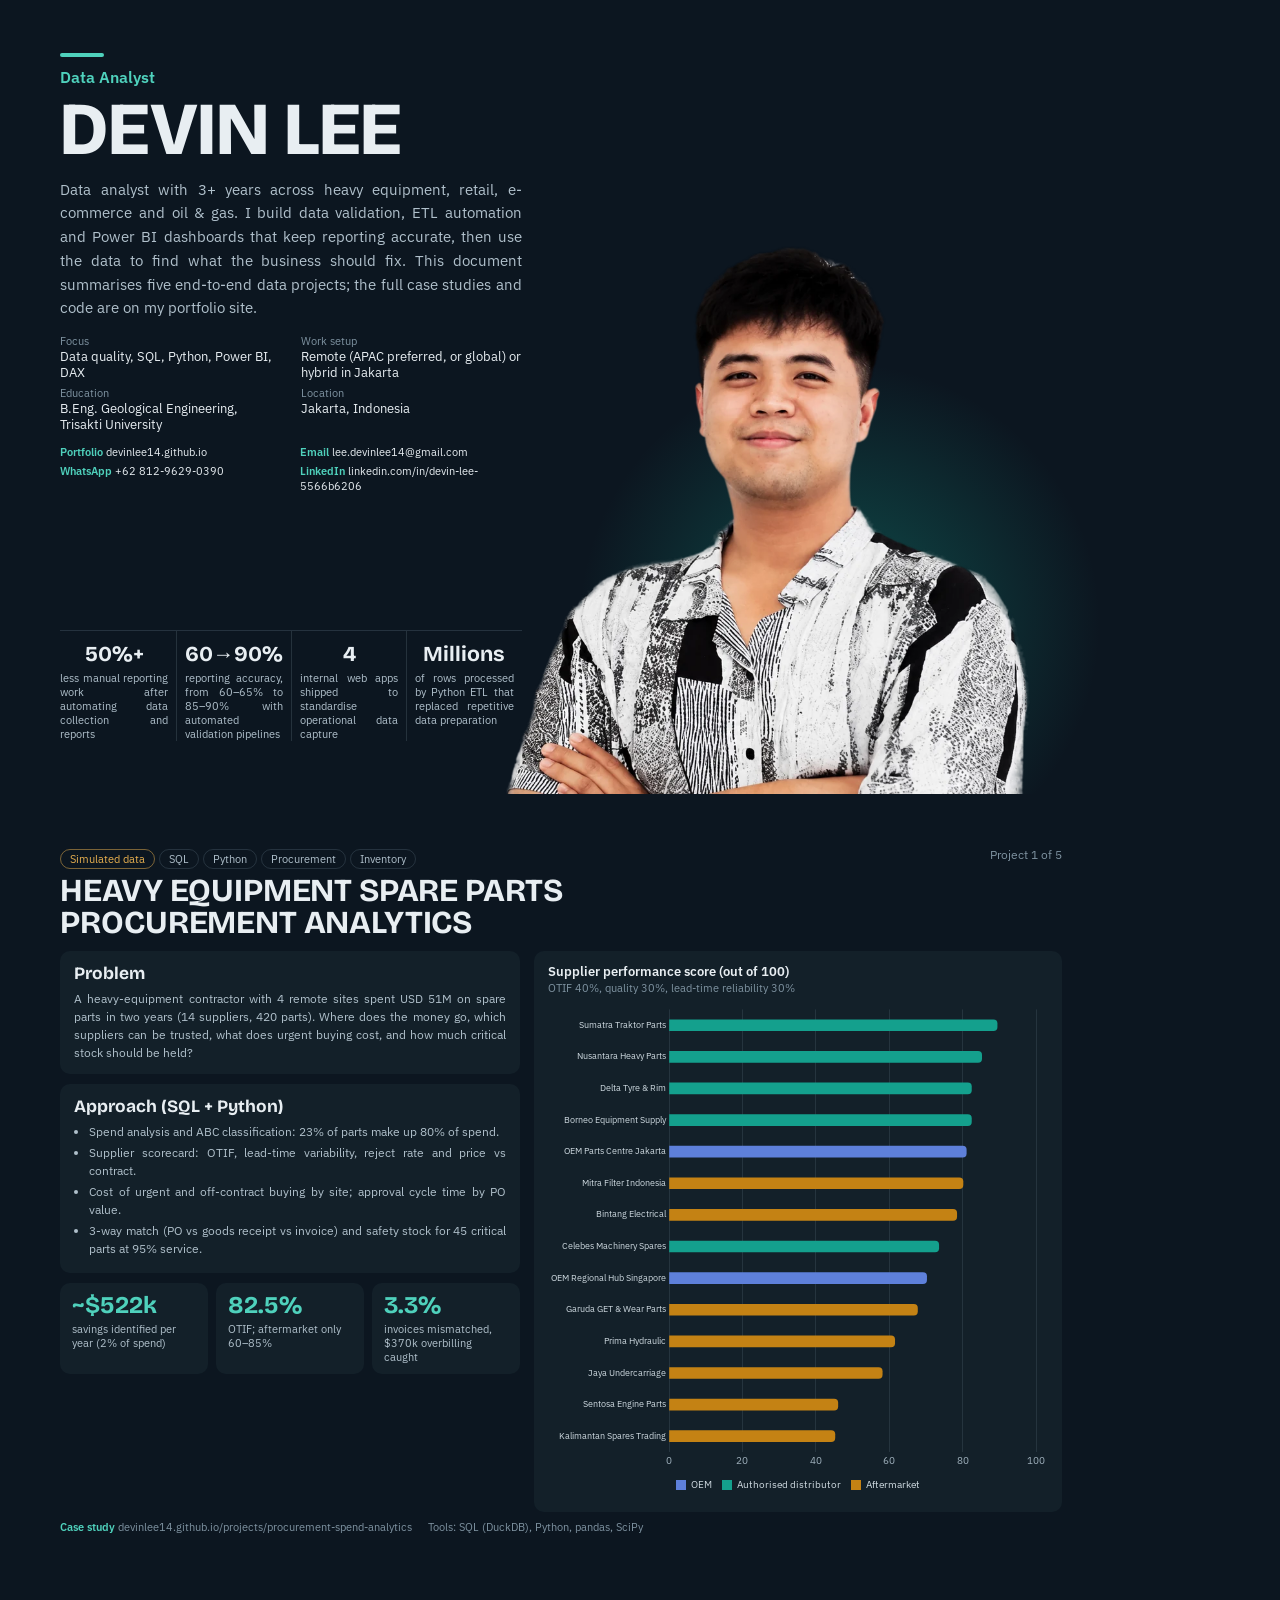
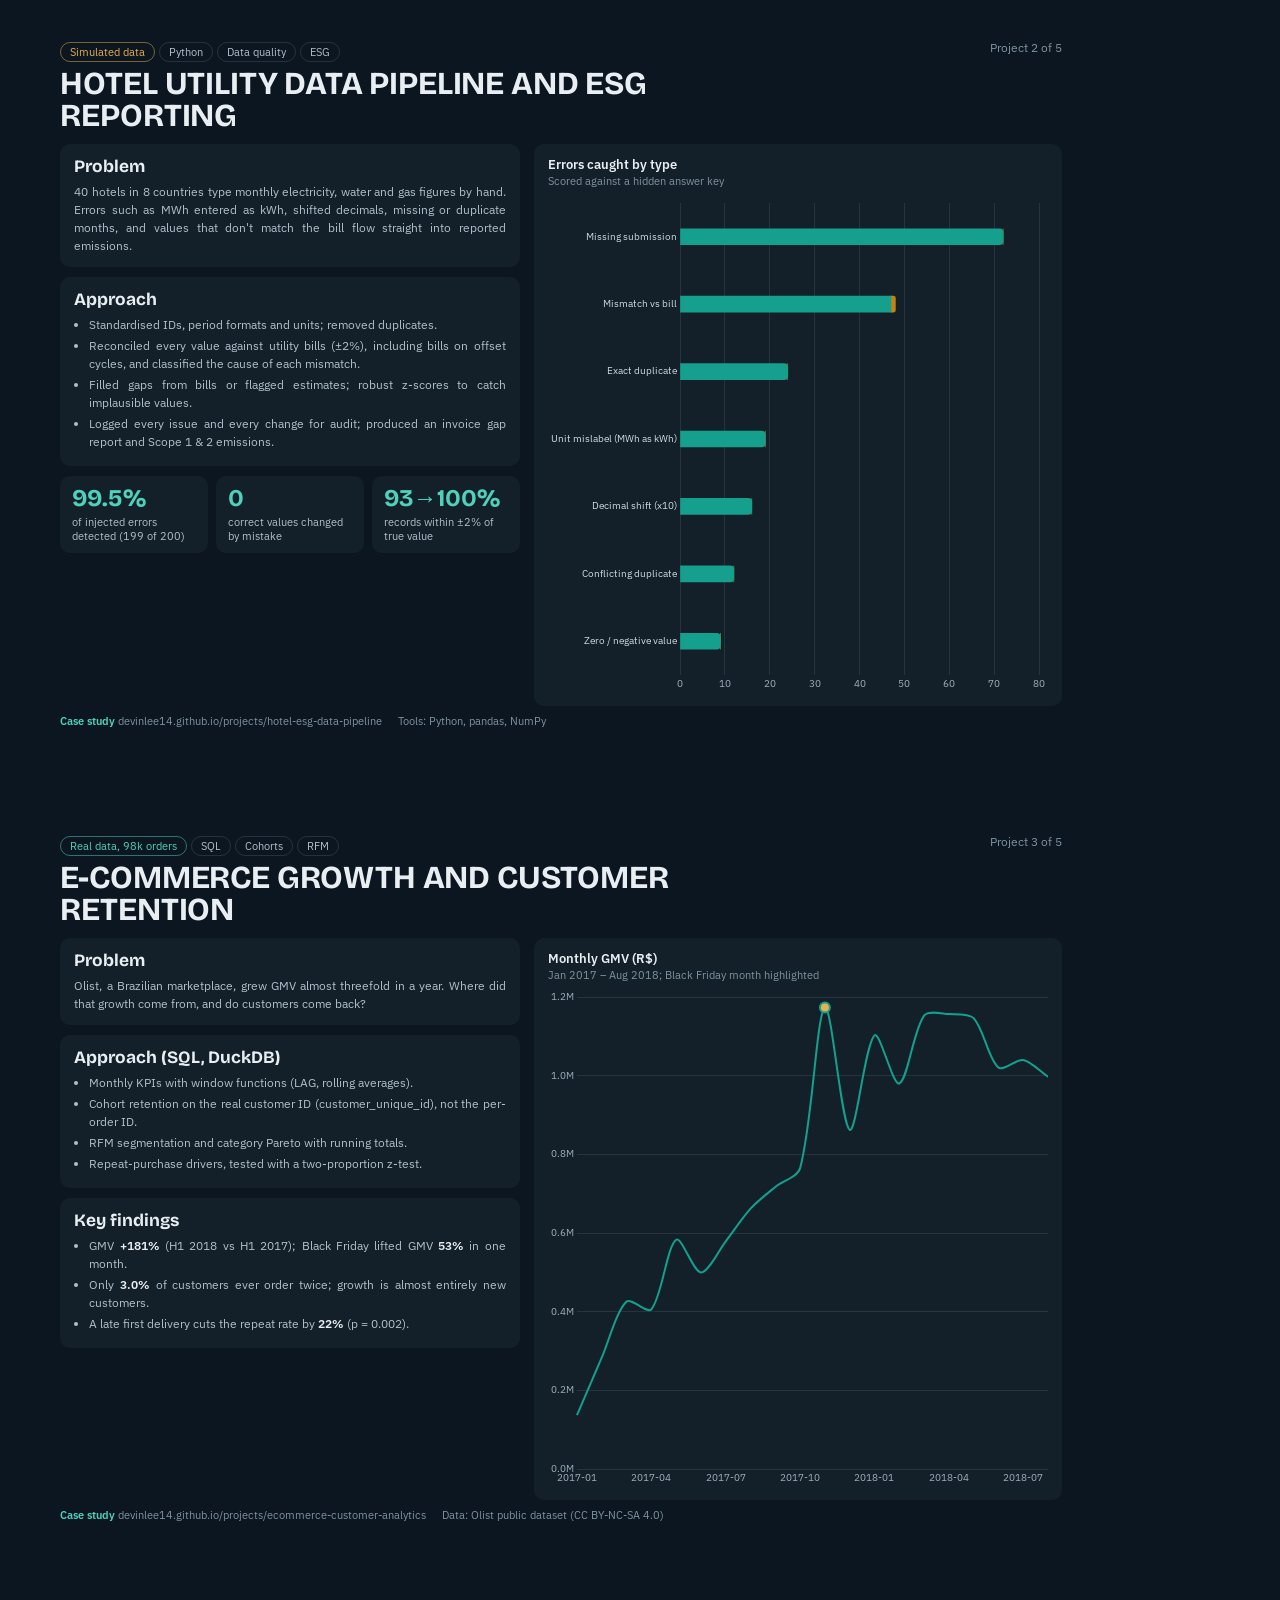
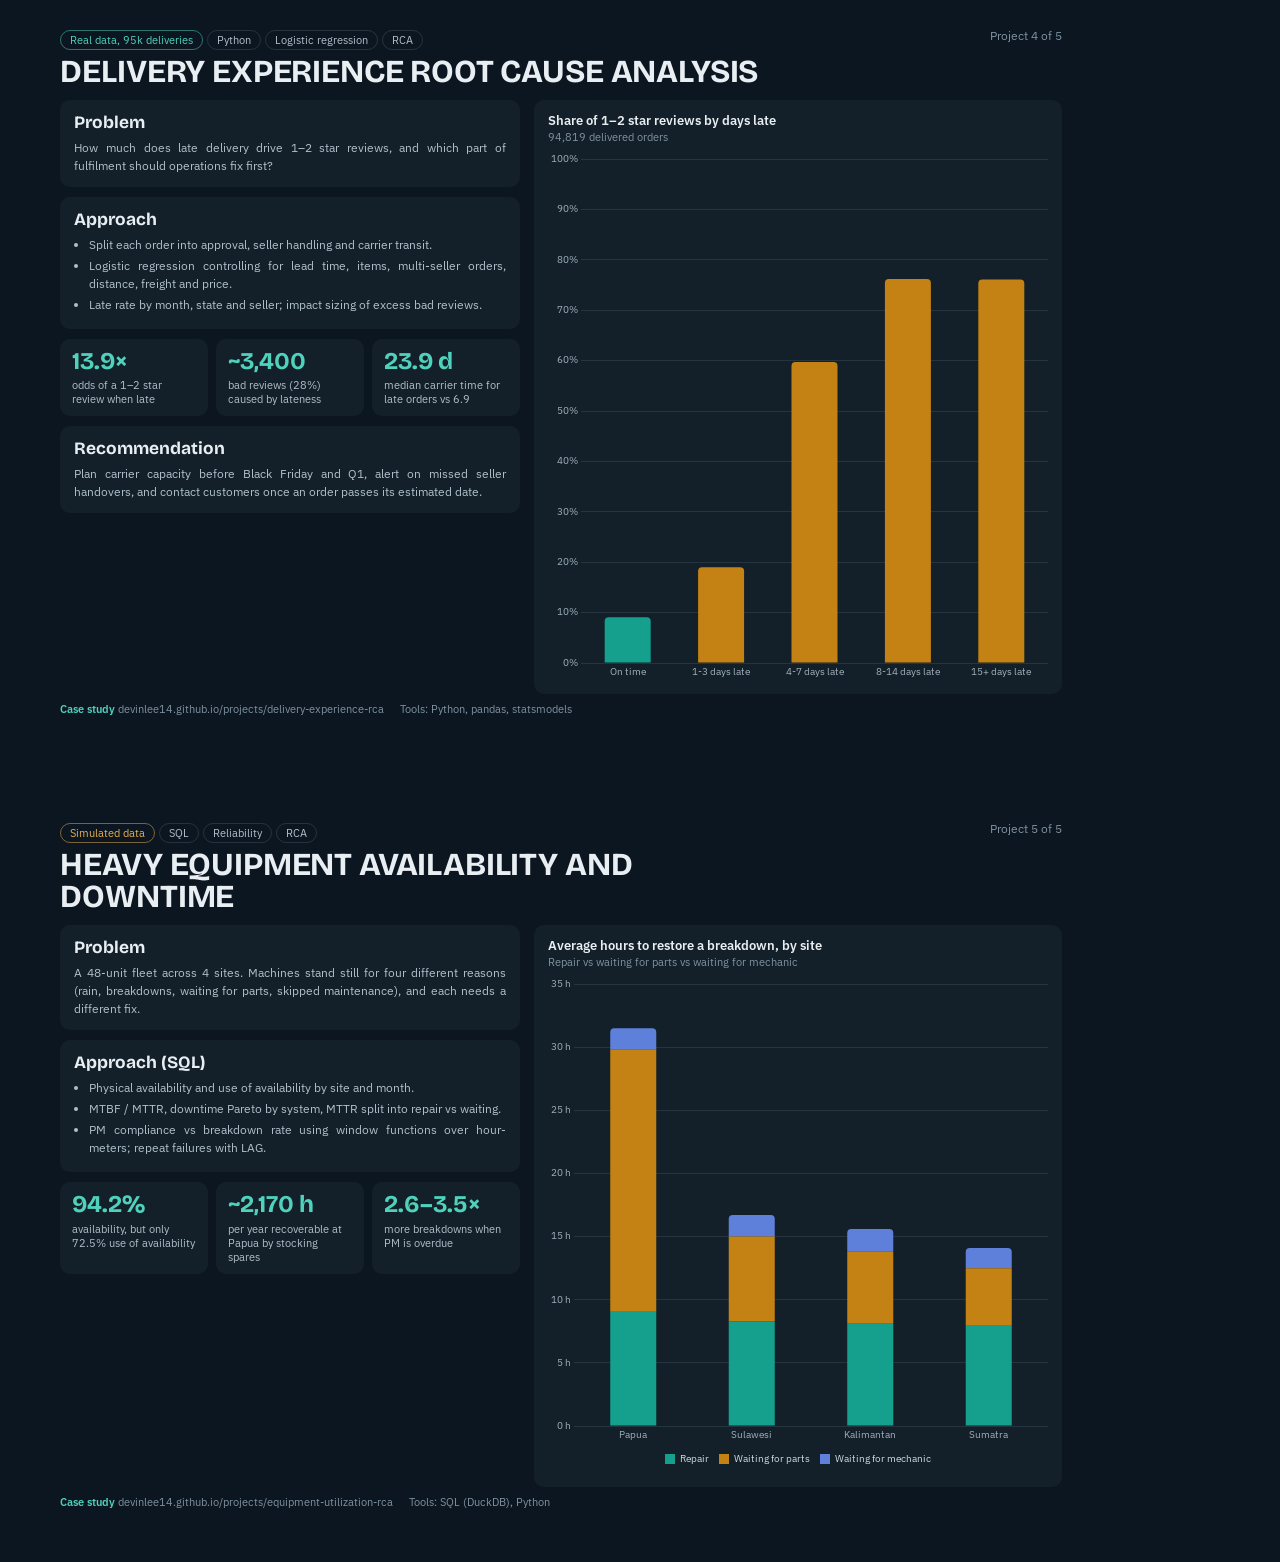
<file: print/portfolio.html>
<!doctype html><html lang="en"><head><meta charset="utf-8"><title>Devin Lee Data Analytics Portfolio</title>
<style>
@font-face{font-family:"Bricolage Grotesque";src:url(../assets/fonts/bricolage-grotesque.woff2);font-weight:200 800}
@font-face{font-family:"IBM Plex Sans";src:url(../assets/fonts/ibm-plex-sans-400.woff2);font-weight:400}
@font-face{font-family:"IBM Plex Sans";src:url(../assets/fonts/ibm-plex-sans-600.woff2);font-weight:600}
@page{size:A4 landscape;margin:0}
:root{--bg:#0c1620;--s:#132029;--s2:#192a36;--line:rgba(168,196,214,.16);--t:#e8eef2;--t2:#b0c0cb;--m:#7f93a1;--teal:#4fd1bc;--amber:#e8b04f}
*{box-sizing:border-box}
html,body{margin:0;background:var(--bg);color:var(--t);font-family:"IBM Plex Sans",sans-serif;-webkit-print-color-adjust:exact;print-color-adjust:exact}
.page{width:297mm;height:210mm;padding:14mm 16mm;position:relative;overflow:hidden;page-break-after:always;display:flex;flex-direction:column}
h1,h2{font-family:"Bricolage Grotesque";text-transform:uppercase;margin:0;line-height:1;letter-spacing:-.005em}
h3{font-family:"Bricolage Grotesque";margin:0 0 6px;font-size:13pt}
p{margin:0}
.bar{width:44px;height:4px;background:var(--teal);border-radius:2px;margin-bottom:10px}
.role{color:var(--teal);font-weight:600;font-size:12pt;margin-bottom:6px}
.cover h1{font-size:56pt;font-weight:760}
.cover .sum{font-size:11.5pt;line-height:1.55;color:var(--t2);max-width:122mm;margin-top:10px;text-align:justify}
.cover img{position:absolute;right:14mm;bottom:0;height:150mm}
.glow{position:absolute;right:0;bottom:-30mm;width:150mm;height:150mm;border-radius:50%;background:radial-gradient(circle,rgba(20,160,141,.4),transparent 65%)}
.facts{display:grid;grid-template-columns:1fr 1fr;gap:6px 20px;margin-top:14px;max-width:122mm;font-size:9.5pt}
.facts b{display:block;color:var(--m);font-weight:400;font-size:8pt}
.ach{display:grid;grid-template-columns:repeat(4,1fr);margin-top:auto;border-top:1px solid var(--line);max-width:122mm;position:relative;z-index:2}
.ach div{padding:10px 8px 0 0}
.ach div+div{padding-left:8px;border-left:1px solid var(--line)}
.ach strong{display:block;font-family:"Bricolage Grotesque";font-size:16pt;text-align:center}
.ach span{font-size:8pt;color:var(--t2);display:block;text-align:justify;margin-top:4px}
.contact{display:grid;grid-template-columns:1fr 1fr;gap:4px 18px;margin-top:12px;font-size:8.5pt;max-width:122mm}
.contact span b{color:var(--teal);font-weight:600}
.head{display:flex;justify-content:space-between;align-items:flex-start;gap:20px}
.head h2{font-size:24pt;max-width:190mm}
.chip{display:inline-block;font-size:8pt;border:1px solid var(--line);border-radius:99px;padding:2px 9px;margin:0 4px 6px 0;color:var(--t2)}
.chip.sim{color:var(--amber);border-color:rgba(232,176,79,.5)}.chip.real{color:var(--teal);border-color:rgba(79,209,188,.5)}
.num{font-size:9pt;color:var(--m)}
.grid{display:grid;grid-template-columns:1fr 1.15fr;gap:14px;margin-top:12px;flex:1;min-height:0}
.col{display:flex;flex-direction:column;gap:10px;min-height:0}
.card{background:var(--s);border-radius:10px;padding:12px 14px}
.card p,.card li{font-size:9pt;line-height:1.5;color:var(--t2);text-align:justify}
.card ul{margin:0;padding-left:15px}.card li{margin-bottom:3px}
.card strong{color:var(--t)}
.kpis{display:grid;grid-template-columns:repeat(3,1fr);gap:8px}
.kpi{background:var(--s);border-radius:10px;padding:10px 12px}
.kpi b{display:block;font-family:"Bricolage Grotesque";font-size:18pt;color:var(--teal);line-height:1.05}
.kpi span{font-size:8pt;color:var(--t2);display:block;margin-top:4px}
.chart{background:var(--s);border-radius:10px;padding:12px 14px;flex:1;display:flex;flex-direction:column;min-height:0}
.chart .ct{font-size:9.5pt;font-weight:600;margin-bottom:2px}.chart .cs{font-size:8pt;color:var(--m);margin-bottom:6px}
.chart .box{position:relative;flex:1;min-height:0}
.foot{margin-top:8px;font-size:8pt;color:var(--m);display:flex;gap:16px}
.foot b{color:var(--teal);font-weight:600}
</style></head><body>

<section class="page cover">
  <div class="glow"></div><img src="../assets/profile.webp" alt="">
  <div class="bar"></div>
  <div class="role">Data Analyst</div>
  <h1>Devin Lee</h1>
  <p class="sum">Data analyst with 3+ years across heavy equipment, retail, e-commerce and oil &amp; gas. I build data validation, ETL automation and Power BI dashboards that keep reporting accurate, then use the data to find what the business should fix. This document summarises five end-to-end data projects; the full case studies and code are on my portfolio site.</p>
  <div class="facts">
    <div><b>Focus</b>Data quality, SQL, Python, Power BI, DAX</div>
    <div><b>Work setup</b>Remote (APAC preferred, or global) or hybrid in Jakarta</div>
    <div><b>Education</b>B.Eng. Geological Engineering, Trisakti University</div>
    <div><b>Location</b>Jakarta, Indonesia</div>
  </div>
  <div class="contact">
    <span><b>Portfolio</b> devinlee14.github.io</span>
    <span><b>Email</b> lee.devinlee14@gmail.com</span>
    <span><b>WhatsApp</b> +62 812-9629-0390</span>
    <span><b>LinkedIn</b> linkedin.com/in/devin-lee-5566b6206</span>
  </div>
  <div class="ach">
    <div><strong>50%+</strong><span>less manual reporting work after automating data collection and reports</span></div>
    <div><strong>60→90%</strong><span>reporting accuracy, from 60–65% to 85–90% with automated validation pipelines</span></div>
    <div><strong>4</strong><span>internal web apps shipped to standardise operational data capture</span></div>
    <div><strong>Millions</strong><span>of rows processed by Python ETL that replaced repetitive data preparation</span></div>
  </div>
</section>

<section class="page">
  <div class="head"><div><span class="chip sim">Simulated data</span><span class="chip">SQL</span><span class="chip">Python</span><span class="chip">Procurement</span><span class="chip">Inventory</span><h2>Heavy equipment spare parts procurement analytics</h2></div><span class="num">Project 1 of 5</span></div>
  <div class="grid">
    <div class="col">
      <div class="card"><h3>Problem</h3><p>A heavy-equipment contractor with 4 remote sites spent USD 51M on spare parts in two years (14 suppliers, 420 parts). Where does the money go, which suppliers can be trusted, what does urgent buying cost, and how much critical stock should be held?</p></div>
      <div class="card"><h3>Approach (SQL + Python)</h3><ul>
        <li>Spend analysis and ABC classification: 23% of parts make up 80% of spend.</li>
        <li>Supplier scorecard: OTIF, lead-time variability, reject rate and price vs contract.</li>
        <li>Cost of urgent and off-contract buying by site; approval cycle time by PO value.</li>
        <li>3-way match (PO vs goods receipt vs invoice) and safety stock for 45 critical parts at 95% service.</li></ul></div>
      <div class="kpis"><div class="kpi"><b>~$522k</b><span>savings identified per year (2% of spend)</span></div><div class="kpi"><b>82.5%</b><span>OTIF; aftermarket only 60–85%</span></div><div class="kpi"><b>3.3%</b><span>invoices mismatched, $370k overbilling caught</span></div></div>
    </div>
    <div class="chart"><div class="ct">Supplier performance score (out of 100)</div><div class="cs">OTIF 40%, quality 30%, lead-time reliability 30%</div><div class="box"><canvas id="c0"></canvas></div></div>
  </div>
  <div class="foot"><span><b>Case study</b> devinlee14.github.io/projects/procurement-spend-analytics</span><span>Tools: SQL (DuckDB), Python, pandas, SciPy</span></div>
</section>

<section class="page">
  <div class="head"><div><span class="chip sim">Simulated data</span><span class="chip">Python</span><span class="chip">Data quality</span><span class="chip">ESG</span><h2>Hotel utility data pipeline and ESG reporting</h2></div><span class="num">Project 2 of 5</span></div>
  <div class="grid">
    <div class="col">
      <div class="card"><h3>Problem</h3><p>40 hotels in 8 countries type monthly electricity, water and gas figures by hand. Errors such as MWh entered as kWh, shifted decimals, missing or duplicate months, and values that don't match the bill flow straight into reported emissions.</p></div>
      <div class="card"><h3>Approach</h3><ul>
        <li>Standardised IDs, period formats and units; removed duplicates.</li>
        <li>Reconciled every value against utility bills (±2%), including bills on offset cycles, and classified the cause of each mismatch.</li>
        <li>Filled gaps from bills or flagged estimates; robust z-scores to catch implausible values.</li>
        <li>Logged every issue and every change for audit; produced an invoice gap report and Scope 1 &amp; 2 emissions.</li></ul></div>
      <div class="kpis"><div class="kpi"><b>99.5%</b><span>of injected errors detected (199 of 200)</span></div><div class="kpi"><b>0</b><span>correct values changed by mistake</span></div><div class="kpi"><b>93→100%</b><span>records within ±2% of true value</span></div></div>
    </div>
    <div class="chart"><div class="ct">Errors caught by type</div><div class="cs">Scored against a hidden answer key</div><div class="box"><canvas id="c1"></canvas></div></div>
  </div>
  <div class="foot"><span><b>Case study</b> devinlee14.github.io/projects/hotel-esg-data-pipeline</span><span>Tools: Python, pandas, NumPy</span></div>
</section>

<section class="page">
  <div class="head"><div><span class="chip real">Real data, 98k orders</span><span class="chip">SQL</span><span class="chip">Cohorts</span><span class="chip">RFM</span><h2>E-commerce growth and customer retention</h2></div><span class="num">Project 3 of 5</span></div>
  <div class="grid">
    <div class="col">
      <div class="card"><h3>Problem</h3><p>Olist, a Brazilian marketplace, grew GMV almost threefold in a year. Where did that growth come from, and do customers come back?</p></div>
      <div class="card"><h3>Approach (SQL, DuckDB)</h3><ul>
        <li>Monthly KPIs with window functions (LAG, rolling averages).</li>
        <li>Cohort retention on the real customer ID (customer_unique_id), not the per-order ID.</li>
        <li>RFM segmentation and category Pareto with running totals.</li>
        <li>Repeat-purchase drivers, tested with a two-proportion z-test.</li></ul></div>
      <div class="card"><h3>Key findings</h3><ul>
        <li>GMV <strong>+181%</strong> (H1 2018 vs H1 2017); Black Friday lifted GMV <strong>53%</strong> in one month.</li>
        <li>Only <strong>3.0%</strong> of customers ever order twice; growth is almost entirely new customers.</li>
        <li>A late first delivery cuts the repeat rate by <strong>22%</strong> (p = 0.002).</li></ul></div>
    </div>
    <div class="chart"><div class="ct">Monthly GMV (R$)</div><div class="cs">Jan 2017 – Aug 2018; Black Friday month highlighted</div><div class="box"><canvas id="c2"></canvas></div></div>
  </div>
  <div class="foot"><span><b>Case study</b> devinlee14.github.io/projects/ecommerce-customer-analytics</span><span>Data: Olist public dataset (CC BY-NC-SA 4.0)</span></div>
</section>

<section class="page">
  <div class="head"><div><span class="chip real">Real data, 95k deliveries</span><span class="chip">Python</span><span class="chip">Logistic regression</span><span class="chip">RCA</span><h2>Delivery experience root cause analysis</h2></div><span class="num">Project 4 of 5</span></div>
  <div class="grid">
    <div class="col">
      <div class="card"><h3>Problem</h3><p>How much does late delivery drive 1–2 star reviews, and which part of fulfilment should operations fix first?</p></div>
      <div class="card"><h3>Approach</h3><ul>
        <li>Split each order into approval, seller handling and carrier transit.</li>
        <li>Logistic regression controlling for lead time, items, multi-seller orders, distance, freight and price.</li>
        <li>Late rate by month, state and seller; impact sizing of excess bad reviews.</li></ul></div>
      <div class="kpis"><div class="kpi"><b>13.9×</b><span>odds of a 1–2 star review when late</span></div><div class="kpi"><b>~3,400</b><span>bad reviews (28%) caused by lateness</span></div><div class="kpi"><b>23.9 d</b><span>median carrier time for late orders vs 6.9</span></div></div>
      <div class="card"><h3>Recommendation</h3><p>Plan carrier capacity before Black Friday and Q1, alert on missed seller handovers, and contact customers once an order passes its estimated date.</p></div>
    </div>
    <div class="chart"><div class="ct">Share of 1–2 star reviews by days late</div><div class="cs">94,819 delivered orders</div><div class="box"><canvas id="c3"></canvas></div></div>
  </div>
  <div class="foot"><span><b>Case study</b> devinlee14.github.io/projects/delivery-experience-rca</span><span>Tools: Python, pandas, statsmodels</span></div>
</section>

<section class="page">
  <div class="head"><div><span class="chip sim">Simulated data</span><span class="chip">SQL</span><span class="chip">Reliability</span><span class="chip">RCA</span><h2>Heavy equipment availability and downtime</h2></div><span class="num">Project 5 of 5</span></div>
  <div class="grid">
    <div class="col">
      <div class="card"><h3>Problem</h3><p>A 48-unit fleet across 4 sites. Machines stand still for four different reasons (rain, breakdowns, waiting for parts, skipped maintenance), and each needs a different fix.</p></div>
      <div class="card"><h3>Approach (SQL)</h3><ul>
        <li>Physical availability and use of availability by site and month.</li>
        <li>MTBF / MTTR, downtime Pareto by system, MTTR split into repair vs waiting.</li>
        <li>PM compliance vs breakdown rate using window functions over hour-meters; repeat failures with LAG.</li></ul></div>
      <div class="kpis"><div class="kpi"><b>94.2%</b><span>availability, but only 72.5% use of availability</span></div><div class="kpi"><b>~2,170 h</b><span>per year recoverable at Papua by stocking spares</span></div><div class="kpi"><b>2.6–3.5×</b><span>more breakdowns when PM is overdue</span></div></div>
    </div>
    <div class="chart"><div class="ct">Average hours to restore a breakdown, by site</div><div class="cs">Repair vs waiting for parts vs waiting for mechanic</div><div class="box"><canvas id="c4"></canvas></div></div>
  </div>
  <div class="foot"><span><b>Case study</b> devinlee14.github.io/projects/equipment-utilization-rca</span><span>Tools: SQL (DuckDB), Python</span></div>
</section>

<script src="../assets/vendor/chart.umd.min.js"></script>
<script>
const c={teal:"#14a08d",amber:"#c48214",blue:"#5e80da"};
Chart.defaults.animation=false;Chart.defaults.maintainAspectRatio=false;Chart.defaults.color="#9fb0bc";
Chart.defaults.font.family='"IBM Plex Sans",sans-serif';Chart.defaults.font.size=10;Chart.defaults.borderColor="rgba(168,196,214,.12)";
Chart.defaults.plugins.legend.display=false;Chart.defaults.elements.bar.borderRadius=4;Chart.defaults.scale.grid.drawTicks=false;Chart.defaults.scale.border={display:false};
const L=p=>fetch("../assets/data/"+p).then(r=>r.json());
Promise.all([L("hotel-esg.json"),L("ecommerce.json"),L("delivery.json"),L("equipment.json"),L("procurement.json")]).then(([h,e,d,q,pr])=>{
 const tc={"OEM":c.blue,"Authorised distributor":c.teal,"Aftermarket":c.amber};
 new Chart("c0",{type:"bar",data:{labels:pr.suppliers.map(r=>r.supplier_name),datasets:[{data:pr.suppliers.map(r=>r.score),backgroundColor:pr.suppliers.map(r=>tc[r.supplier_type]),barThickness:11}]},options:{indexAxis:"y",plugins:{legend:{display:true,position:"bottom",labels:{color:"#d0dbe2",boxWidth:10,boxHeight:10,generateLabels:()=>Object.entries(tc).map(([t,cc])=>({text:t,fillStyle:cc,strokeStyle:cc,lineWidth:0,fontColor:"#d0dbe2"}))}}},scales:{x:{min:0,max:100},y:{grid:{display:false},ticks:{color:"#d0dbe2",font:{size:9}}}}}});
 new Chart("c1",{type:"bar",data:{labels:h.recall.map(r=>r.label),datasets:[{data:h.recall.map(r=>r.caught),backgroundColor:c.teal,barThickness:16},{data:h.recall.map(r=>r.total-r.caught),backgroundColor:c.amber,barThickness:16}]},options:{indexAxis:"y",scales:{x:{stacked:true},y:{stacked:true,grid:{display:false},ticks:{color:"#d0dbe2"}}}}});
 const bf=e.monthly.months.indexOf("2017-11");
 new Chart("c2",{type:"line",data:{labels:e.monthly.months,datasets:[{data:e.monthly.gmv,borderColor:c.teal,borderWidth:2,tension:.3,pointRadius:e.monthly.months.map((_,i)=>i===bf?5:0),pointBackgroundColor:"#e8b04f"}]},options:{scales:{x:{grid:{display:false},ticks:{maxTicksLimit:8}},y:{beginAtZero:true,ticks:{callback:v=>(v/1e6).toFixed(1)+"M"}}}}});
 new Chart("c3",{type:"bar",data:{labels:d.impact.map(r=>r.late_bucket),datasets:[{data:d.impact.map(r=>r.bad_review_pct),backgroundColor:d.impact.map((_,i)=>i?c.amber:c.teal),maxBarThickness:46}]},options:{scales:{x:{grid:{display:false}},y:{max:100,ticks:{callback:v=>v+"%"}}}}});
 new Chart("c4",{type:"bar",data:{labels:q.mttr.site.map(s=>s.split(" - ")[1]),datasets:[{label:"Repair",data:q.mttr.repair_h,backgroundColor:c.teal,maxBarThickness:46},{label:"Waiting for parts",data:q.mttr.waiting_parts_h,backgroundColor:c.amber,maxBarThickness:46},{label:"Waiting for mechanic",data:q.mttr.waiting_mechanic_h,backgroundColor:c.blue,maxBarThickness:46}]},options:{plugins:{legend:{display:true,position:"bottom",labels:{color:"#d0dbe2",boxWidth:10,boxHeight:10}}},scales:{x:{stacked:true,grid:{display:false}},y:{stacked:true,ticks:{callback:v=>v+" h"}}}}});
 document.body.dataset.ready="1";
});
</script></body></html>
</file>
<file: assets/css/style.css>
/* ==========================================================================
   Devin Yaung Lee — portfolio
   Palette: deep harbour blue-slate with a teal "validated" accent and an amber
   "flagged" accent, the two states every data check ends in.
   ========================================================================== */
/* Self-hosted fonts (SIL Open Font License) */
@font-face { font-family: "Bricolage Grotesque"; src: url("../fonts/bricolage-grotesque.woff2") format("woff2"); font-weight: 200 800; font-display: swap; }
@font-face { font-family: "IBM Plex Sans"; src: url("../fonts/ibm-plex-sans-400.woff2") format("woff2"); font-weight: 400; font-display: swap; }
@font-face { font-family: "IBM Plex Sans"; src: url("../fonts/ibm-plex-sans-500.woff2") format("woff2"); font-weight: 500; font-display: swap; }
@font-face { font-family: "IBM Plex Sans"; src: url("../fonts/ibm-plex-sans-600.woff2") format("woff2"); font-weight: 600; font-display: swap; }

:root {
  color-scheme: dark;
  --bg: #0c1620;
  --bg-2: #122230;
  --surface: #132029;
  --surface-2: #192a36;
  --line: rgba(168, 196, 214, 0.13);
  --line-strong: rgba(168, 196, 214, 0.26);
  --text: #e8eef2;
  --text-2: #b0c0cb;
  --muted: #7f93a1;
  --teal: #4fd1bc;          /* UI accent (text-safe) */
  --amber: #e8b04f;         /* flagged / attention */
  /* chart palette — validated for the dark surface (CVD-safe) */
  --c1: #14a08d;
  --c2: #c48214;
  --c3: #5e80da;
  --c4: #d05e82;

  --font-display: "Bricolage Grotesque", "IBM Plex Sans", system-ui, sans-serif;
  --font-body: "IBM Plex Sans", system-ui, -apple-system, "Segoe UI", sans-serif;

  --step--1: clamp(0.83rem, 0.8rem + 0.1vw, 0.9rem);
  --step-0: clamp(1rem, 0.96rem + 0.2vw, 1.09rem);
  --step-1: clamp(1.2rem, 1.1rem + 0.45vw, 1.42rem);
  --step-2: clamp(1.5rem, 1.3rem + 0.9vw, 2rem);
  --step-3: clamp(2rem, 1.6rem + 1.8vw, 3rem);
  --step-4: clamp(2.6rem, 1.9rem + 3.4vw, 4.9rem);

  --gutter: clamp(16px, 4vw, 48px);
  --max: 1180px;
  --ease: cubic-bezier(0.22, 1, 0.36, 1);
  --radius-s: 6px;
  --radius-m: 14px;
}

*, *::before, *::after { box-sizing: border-box; }
html { -webkit-text-size-adjust: 100%; }
html.lenis, html.lenis body { height: auto; }
.lenis.lenis-smooth { scroll-behavior: auto !important; }
body {
  margin: 0;
  background: var(--bg);
  color: var(--text);
  font-family: var(--font-body);
  font-size: var(--step-0);
  line-height: 1.6;
  -webkit-font-smoothing: antialiased;
  text-rendering: optimizeLegibility;
  overflow-x: hidden;
}
img, svg, canvas { display: block; max-width: 100%; }
a { color: inherit; }
p { margin: 0 0 1em; max-width: 68ch; }
h1, h2, h3, h4 { font-family: var(--font-display); font-weight: 700; line-height: 1.08; margin: 0; letter-spacing: -0.02em; text-wrap: balance; }
h1, h2 { text-transform: uppercase; letter-spacing: -0.005em; line-height: 1.02; }
::selection { background: rgba(79, 209, 188, 0.3); }
:focus-visible { outline: 2px solid var(--teal); outline-offset: 3px; border-radius: 4px; }
.skip { position: absolute; left: -9999px; }
.skip:focus { left: 16px; top: 16px; z-index: 100; background: var(--surface); padding: 8px 14px; }

.wrap { width: min(100% - 2 * var(--gutter), var(--max)); margin-inline: auto; }
.num { font-variant-numeric: tabular-nums; }

/* ----------------------------------------------------------------- nav */
.nav {
  position: fixed; inset: 0 0 auto 0; z-index: 50;
  transition: background 0.4s var(--ease), border-color 0.4s var(--ease), transform 0.5s var(--ease);
  border-bottom: 1px solid transparent;
}
.nav.scrolled { background: rgba(12, 22, 32, 0.78); backdrop-filter: blur(14px); -webkit-backdrop-filter: blur(14px); border-color: var(--line); }
.nav.hide { transform: translateY(-100%); }
.nav .wrap { display: flex; align-items: center; justify-content: space-between; height: 68px; }
.brand { font-family: var(--font-display); font-weight: 700; font-size: 1.08rem; text-decoration: none; letter-spacing: -0.01em; }
.brand span { color: var(--teal); }
.nav-links { display: flex; gap: 6px; align-items: center; }
.nav-links a {
  text-decoration: none; color: var(--text-2); font-size: var(--step--1);
  padding: 8px 12px; border-radius: 999px; transition: color 0.25s, background 0.25s;
}
.nav-links a:hover { color: var(--text); background: var(--surface); }
.nav-links .cta { color: var(--bg); background: var(--teal); font-weight: 600; }
.nav-links .cta:hover { background: #7fe3d2; color: var(--bg); }
.menu-btn { display: none; background: none; border: 1px solid var(--line-strong); color: var(--text); border-radius: 999px; padding: 7px 14px; font: inherit; font-size: var(--step--1); }

/* ----------------------------------------------------------------- hero */
.hero { position: relative; min-height: 100svh; display: grid; align-items: center; padding: 110px 0 60px; overflow: hidden; }
#data-canvas { position: absolute; inset: 0; width: 100%; height: 100%; }
.hero::after { /* soft vignette so text stays readable over the canvas */
  content: ""; position: absolute; inset: 0; pointer-events: none;
  background: linear-gradient(90deg, var(--bg) 0%, rgba(12, 22, 32, 0.88) 38%, rgba(12, 22, 32, 0.15) 75%, rgba(12, 22, 32, 0.4) 100%);
}
.hero .wrap { position: relative; z-index: 2; }
.status {
  display: inline-flex; align-items: center; gap: 10px; font-size: var(--step--1); color: var(--text-2);
  border: 1px solid var(--line-strong); border-radius: 999px; padding: 6px 14px 6px 10px; margin-bottom: 28px;
  background: rgba(19, 32, 41, 0.6);
}
.status i { width: 8px; height: 8px; border-radius: 50%; background: var(--teal); box-shadow: 0 0 0 0 rgba(79, 209, 188, 0.6); animation: pulse 2.4s infinite; }
@keyframes pulse { 70% { box-shadow: 0 0 0 9px rgba(79, 209, 188, 0); } 100% { box-shadow: 0 0 0 0 rgba(79, 209, 188, 0); } }
.hero h1 { font-size: var(--step-4); font-weight: 750; letter-spacing: -0.024em; }
.hero h1 .line { display: block; overflow: hidden; }
.hero h1 .line > span { display: block; transform: translateY(105%); transition: transform 1.1s var(--ease); }
.loaded .hero h1 .line > span { transform: none; }
.hero h1 .line:nth-child(2) > span { transition-delay: 0.12s; }
.hero h1 .line:nth-child(3) > span { transition-delay: 0.24s; }
.hero h1 .line:nth-child(4) > span { transition-delay: 0.36s; }
.hero .lede { margin-top: 26px; font-size: var(--step-1); color: var(--text-2); max-width: 44ch; line-height: 1.5; }
.hero-actions { display: flex; flex-wrap: wrap; gap: 12px; margin-top: 34px; }
.fade-in { opacity: 0; transform: translateY(14px); transition: opacity 0.9s var(--ease), transform 0.9s var(--ease); transition-delay: 0.45s; }
.loaded .fade-in { opacity: 1; transform: none; }
.hero-legend { position: absolute; right: var(--gutter); bottom: 34px; z-index: 2; display: flex; gap: 18px; font-size: 0.8rem; color: var(--muted); }
.hero-legend span { display: inline-flex; align-items: center; gap: 7px; }
.hero-legend i { width: 9px; height: 9px; border-radius: 50%; display: inline-block; }

.btn {
  display: inline-flex; align-items: center; gap: 10px; text-decoration: none; font-weight: 600; font-size: var(--step--1);
  padding: 13px 22px; border-radius: 999px; border: 1px solid var(--line-strong); color: var(--text);
  transition: transform 0.35s var(--ease), background 0.3s, border-color 0.3s, color 0.3s;
}
.btn:hover { transform: translateY(-2px); border-color: var(--teal); }
.btn.primary { background: var(--teal); color: var(--bg); border-color: var(--teal); }
.btn.primary:hover { background: #7fe3d2; }
.btn svg { width: 16px; height: 16px; transition: transform 0.35s var(--ease); }
.btn:hover svg { transform: translateX(3px); }

/* ------------------------------------------------------------- sections */
section { padding: clamp(64px, 8vw, 112px) 0; position: relative; }
.section-head { display: grid; gap: 14px; margin-bottom: clamp(40px, 6vw, 72px); max-width: 720px; }
.section-head h2 { font-size: var(--step-3); }
.section-head p { color: var(--text-2); font-size: var(--step-1); line-height: 1.5; margin: 0; }

/* reveal on scroll — slides in from the side the content sits on */
.reveal { opacity: 0; transform: translate3d(0, 28px, 0); transition: opacity 1s var(--ease), transform 1s var(--ease); }
.reveal.from-left { transform: translate3d(-48px, 0, 0); }
.reveal.from-right { transform: translate3d(48px, 0, 0); }
.reveal.in { opacity: 1; transform: none; }

/* --------------------------------------------------------------- impact */
.impact { padding-top: 40px; padding-bottom: 0; }
.impact-grid { display: grid; grid-template-columns: repeat(4, 1fr); border-top: 1px solid var(--line); }
.impact-item { padding: 30px 24px 8px 0; }
.impact-item + .impact-item { padding-left: 24px; border-left: 1px solid var(--line); }
.impact-item b { display: block; font-family: var(--font-display); font-size: var(--step-3); font-weight: 650; letter-spacing: -0.03em; line-height: 1; margin-bottom: 14px; color: var(--text); }
.impact-item p { color: var(--text-2); font-size: var(--step--1); margin: 0; }

/* ------------------------------------------------------------- projects */
.project {
  display: grid; grid-template-columns: 1.05fr 1fr; gap: clamp(28px, 5vw, 72px); align-items: center;
  padding: clamp(36px, 5vw, 64px) 0; border-top: 1px solid var(--line);
}
.project-meta { display: flex; flex-wrap: wrap; gap: 8px; margin-bottom: 18px; }
.chip { font-size: 0.78rem; color: var(--text-2); border: 1px solid var(--line-strong); padding: 4px 10px; border-radius: 999px; white-space: nowrap; }
.chip.real { color: var(--teal); border-color: rgba(79, 209, 188, 0.45); }
.chip.sim { color: var(--amber); border-color: rgba(232, 176, 79, 0.45); }
.project h3 { font-size: var(--step-2); margin-bottom: 14px; }
.project h3 a { text-decoration: none; background: linear-gradient(currentColor, currentColor) 0 100% / 0 2px no-repeat; transition: background-size 0.5s var(--ease); }
.project h3 a:hover { background-size: 100% 2px; }
.project .summary { color: var(--text-2); }
.result { display: flex; gap: 14px; align-items: baseline; margin: 22px 0 26px; padding: 16px 18px; border-radius: var(--radius-s); background: var(--surface); border-left: 3px solid var(--teal); }
.result b { font-family: var(--font-display); font-size: var(--step-2); letter-spacing: -0.03em; white-space: nowrap; color: var(--teal); }
.result span { color: var(--text-2); font-size: var(--step--1); line-height: 1.45; }
.project-links { display: flex; flex-wrap: wrap; gap: 10px; }
.project-visual {
  position: relative; border-radius: var(--radius-m); background: var(--surface); border: 1px solid var(--line);
  padding: 22px 22px 16px; min-height: 300px; display: flex; flex-direction: column;
  transition: border-color 0.4s, transform 0.6s var(--ease);
}
.project-visual:hover { border-color: var(--line-strong); }
.project-visual .viz-title { font-size: var(--step--1); color: var(--text-2); margin-bottom: 10px; display: flex; flex-wrap: wrap; gap: 4px 10px; }
.project-visual .viz-title span:last-child { color: var(--muted); }
.project-visual .chart-box { position: relative; flex: 1; min-height: 240px; }

/* ----------------------------------------------------------- experience */
.timeline { list-style: none; margin: 0; padding: 0; position: relative; }
.timeline::before { content: ""; position: absolute; left: 7px; top: 8px; bottom: 8px; width: 1px; background: var(--line-strong); }
.timeline li { position: relative; padding: 0 0 46px 44px; display: grid; grid-template-columns: 220px 1fr; gap: 8px 40px; }
.timeline li::before { content: ""; position: absolute; left: 0; top: 7px; width: 15px; height: 15px; border-radius: 50%; background: var(--bg); border: 2px solid var(--muted); }
.timeline li:first-child::before { border-color: var(--teal); background: var(--teal); }
.timeline .when { color: var(--muted); font-size: var(--step--1); padding-top: 3px; }
.timeline h3 { font-size: var(--step-1); font-weight: 650; letter-spacing: -0.01em; }
.timeline .org { color: var(--text-2); margin: 4px 0 12px; }
.timeline ul { margin: 0; padding-left: 18px; color: var(--text-2); font-size: var(--step--1); }
.timeline ul li { display: list-item; padding: 0 0 6px; }
.timeline ul li::before { display: none; }

/* --------------------------------------------------------------- skills */
.skills { display: grid; grid-template-columns: repeat(3, 1fr); gap: 0; border-top: 1px solid var(--line); }
.skill-group { padding: 28px 28px 28px 0; border-bottom: 1px solid var(--line); }
.skill-group:not(:nth-child(3n + 1)) { padding-left: 28px; border-left: 1px solid var(--line); }
.skill-group h3 { font-size: var(--step-1); font-weight: 650; margin-bottom: 14px; }
.skill-group ul { list-style: none; padding: 0; margin: 0; display: flex; flex-wrap: wrap; gap: 8px; }
.skill-group li { font-size: var(--step--1); color: var(--text-2); background: var(--surface); border-radius: var(--radius-s); padding: 5px 11px; }

/* -------------------------------------------------------------- contact */
.contact { padding-bottom: 60px; }
.contact-inner { border-top: 1px solid var(--line); padding-top: clamp(60px, 8vw, 110px); }
.contact h2 { font-size: var(--step-4); max-width: 14ch; letter-spacing: -0.024em; }
.contact p { color: var(--text-2); font-size: var(--step-1); margin: 22px 0 34px; }
.mail {
  font-family: var(--font-display); font-size: var(--step-2); text-decoration: none; color: var(--teal);
  background: linear-gradient(var(--teal), var(--teal)) 0 100% / 100% 2px no-repeat; padding-bottom: 4px;
  transition: background-size 0.5s var(--ease); word-break: break-all;
}
.mail:hover { background-size: 0 2px; background-position: 100% 100%; }
.socials { display: flex; flex-wrap: wrap; gap: 10px; margin-top: 40px; }
footer { color: var(--muted); font-size: 0.82rem; padding: 40px 0 50px; }
footer .wrap { display: flex; flex-direction: column; align-items: flex-start; gap: 6px; border-top: 1px solid var(--line); padding-top: 24px; }

/* ===================================================== case study pages */
.case-hero { padding: 150px 0 60px; }
.back { display: inline-flex; gap: 8px; align-items: center; color: var(--text-2); text-decoration: none; font-size: var(--step--1); margin-bottom: 34px; }
.back:hover { color: var(--teal); }
.back svg { width: 16px; transform: rotate(180deg); }
.case-hero h1 { font-size: clamp(2.3rem, 1.5rem + 3.2vw, 4.3rem); max-width: 20ch; }
.case-hero .lede { color: var(--text-2); font-size: var(--step-1); max-width: 56ch; margin-top: 24px; line-height: 1.5; }
.facts { display: grid; grid-template-columns: repeat(4, 1fr); margin-top: 54px; border-top: 1px solid var(--line); }
.facts div { padding: 20px 20px 0 0; }
.facts div + div { padding-left: 20px; border-left: 1px solid var(--line); }
.facts dt { color: var(--muted); font-size: 0.8rem; margin-bottom: 6px; }
.facts dd { margin: 0; font-size: var(--step--1); color: var(--text); }

.kpis { display: grid; grid-template-columns: repeat(4, 1fr); gap: 14px; }
.kpi { background: var(--surface); border-radius: var(--radius-m); padding: 22px; }
.kpi b { display: block; font-family: var(--font-display); font-size: var(--step-3); letter-spacing: -0.03em; line-height: 1.05; margin-bottom: 10px; }
.kpi > span { color: var(--text-2); font-size: var(--step--1); line-height: 1.4; display: block; }
.kpi.accent b { color: var(--teal); }

.case section { padding: clamp(56px, 7vw, 96px) 0; }
.case h2 { font-size: var(--step-3); margin-bottom: 22px; max-width: 22ch; }
.case .prose p, .case .prose li { color: var(--text-2); }
.case .prose strong { color: var(--text); font-weight: 600; }
.split { display: grid; grid-template-columns: 1fr 1fr; gap: clamp(28px, 5vw, 64px); align-items: start; }

.steps { list-style: none; padding: 0; margin: 0; counter-reset: s; display: grid; gap: 0; }
.steps li { counter-increment: s; display: grid; grid-template-columns: 56px 1fr; gap: 18px; padding: 22px 0; border-top: 1px solid var(--line); }
.steps li::before { content: counter(s); font-family: var(--font-display); font-size: var(--step-2); color: var(--teal); line-height: 1; font-weight: 600; }
.steps h3 { font-size: var(--step-1); font-weight: 650; margin-bottom: 6px; }
.steps p { color: var(--text-2); margin: 0; font-size: var(--step--1); }
.steps code, .prose code { font-size: 0.86em; background: var(--surface-2); padding: 1px 6px; border-radius: 4px; color: var(--text); }

.chart-card { background: var(--surface); border: 1px solid var(--line); border-radius: var(--radius-m); padding: 24px; margin-top: 8px; }
.chart-card h3 { font-size: var(--step-1); font-weight: 650; letter-spacing: -0.01em; }
.chart-card .sub { color: var(--muted); font-size: var(--step--1); margin: 6px 0 18px; }
.chart-card .chart-box { position: relative; height: 340px; }
.chart-card .chart-box.tall { height: 420px; }
.chart-card .takeaway { margin: 16px 0 0; padding-top: 14px; border-top: 1px solid var(--line); color: var(--text-2); font-size: var(--step--1); }
.chart-card .takeaway strong { color: var(--text); font-weight: 600; }
.legend { display: flex; flex-wrap: wrap; gap: 16px; font-size: var(--step--1); color: var(--text-2); margin: -6px 0 14px; }
.legend span { display: inline-flex; gap: 8px; align-items: center; }
.legend i { width: 12px; height: 12px; border-radius: 3px; display: inline-block; }
.grid-2 { display: grid; grid-template-columns: 1fr 1fr; gap: 18px; }
.findings { display: grid; gap: 18px; }

.table-wrap { overflow-x: auto; -webkit-overflow-scrolling: touch; }
table.data { width: 100%; border-collapse: collapse; font-size: var(--step--1); font-variant-numeric: tabular-nums; }
table.data th, table.data td { text-align: left; padding: 10px 12px; border-bottom: 1px solid var(--line); vertical-align: top; }
table.data th { color: var(--muted); font-weight: 500; }
table.data td { color: var(--text-2); }
table.data td:first-child { white-space: nowrap; }
table.data td.r, table.data th.r { text-align: right; }

.heat td { text-align: center; color: var(--text); padding: 9px 6px; border: 2px solid var(--surface); border-radius: 4px; cursor: default; transition: outline-color 0.2s; }
.heat td:hover { outline: 2px solid var(--text); outline-offset: -2px; }
.heat th { text-align: center; }
.heat th:first-child, .heat td:first-child { text-align: left; }

.recs { list-style: none; padding: 0; margin: 0; display: grid; grid-template-columns: 1fr 1fr; gap: 14px; }
.recs li { background: var(--surface); border-radius: var(--radius-m); padding: 22px; border-top: 3px solid var(--amber); }
.recs h3 { font-size: var(--step-1); font-weight: 650; margin-bottom: 8px; }
.recs p { color: var(--text-2); font-size: var(--step--1); margin: 0; }
.note { font-size: var(--step--1); color: var(--muted); border-left: 2px solid var(--amber); padding: 4px 0 4px 14px; margin-top: 18px; max-width: 70ch; }

.next-case { display: flex; align-items: center; gap: 20px; border-top: 1px solid var(--line); padding: 44px 0 10px; text-decoration: none; }
.next-case small { color: var(--muted); display: block; margin-bottom: 6px; }
.next-case strong { font-family: var(--font-display); font-size: var(--step-2); letter-spacing: -0.02em; transition: color 0.3s; }
.next-case:hover strong { color: var(--teal); }
.next-case svg { width: 28px; flex: none; transition: transform 0.4s var(--ease); }
.next-case:hover svg { transform: translateX(6px); }

.chart-tip { position: absolute; pointer-events: none; background: var(--surface-2); border: 1px solid var(--line-strong); border-radius: 8px; padding: 8px 10px; font-size: 0.8rem; color: var(--text); opacity: 0; transition: opacity 0.15s; z-index: 5; white-space: nowrap; }

/* ----------------------------------------------------------- responsive */
@media (max-width: 960px) {
  .impact-grid { grid-template-columns: 1fr 1fr; }
  .impact-item:nth-child(3) { padding-left: 0; border-left: 0; }
  .project { grid-template-columns: 1fr; }
  .skills { grid-template-columns: 1fr 1fr; }
  .skill-group:not(:nth-child(3n + 1)) { padding-left: 0; border-left: 0; }
  .skill-group:nth-child(even) { padding-left: 24px; border-left: 1px solid var(--line); }
  .timeline li { grid-template-columns: 1fr; }
  .kpis { grid-template-columns: 1fr 1fr; }
  .split, .grid-2, .recs { grid-template-columns: 1fr; }
  .facts { grid-template-columns: 1fr 1fr; }
  .facts div:nth-child(3) { padding-left: 0; border-left: 0; }
  .hero::after { background: linear-gradient(180deg, rgba(12, 22, 32, 0.55) 0%, rgba(12, 22, 32, 0.9) 60%, var(--bg) 100%); }
}
@media (max-width: 720px) {
  .menu-btn { display: inline-block; }
  .nav-links { position: fixed; top: 68px; left: 0; right: 0; flex-direction: column; align-items: stretch; gap: 0;
    background: rgba(12, 22, 32, 0.97); border-bottom: 1px solid var(--line); padding: 10px var(--gutter) 20px;
    transform: translateY(-8px); opacity: 0; pointer-events: none; transition: opacity 0.3s, transform 0.4s var(--ease); }
  .nav-links.open { opacity: 1; transform: none; pointer-events: auto; }
  .nav-links a { padding: 14px 4px; border-radius: 0; border-bottom: 1px solid var(--line); }
  .nav-links .cta { margin-top: 14px; text-align: center; border-radius: 999px; border: 0; }
  .nav.scrolled, .nav.menu-open { background: rgba(12, 22, 32, 0.97); }
  .skills { grid-template-columns: 1fr; }
  .skill-group:nth-child(even) { padding-left: 0; border-left: 0; }
  .hero-legend { display: none; }
  .result { flex-direction: column; gap: 4px; }
  .project-visual { padding: 16px 14px 12px; min-height: 260px; }
  .chart-card { padding: 18px 14px; }
  .chart-card .chart-box { height: 300px; }
  .kpis { grid-template-columns: 1fr; }
}
@media (max-width: 520px) {
  .impact-grid { grid-template-columns: 1fr; }
  .impact-item + .impact-item { padding-left: 0; border-left: 0; border-top: 1px solid var(--line); }
  .facts { grid-template-columns: 1fr; }
  .facts div + div { padding-left: 0; border-left: 0; }
}
@media (prefers-reduced-motion: reduce) {
  *, *::before, *::after { animation: none !important; transition-duration: 0.01ms !important; transition-delay: 0s !important; }
  .reveal, .fade-in, .hero h1 .line > span { opacity: 1 !important; transform: none !important; }
}

/* horizontal "share" bars rendered in HTML (readable counts for tiny categories) */
.bars { list-style: none; margin: 0; padding: 0; display: grid; gap: 14px; }
.bars li { display: grid; grid-template-columns: minmax(150px, 1.1fr) 2fr auto; gap: 14px; align-items: center; font-size: var(--step--1); color: var(--text-2); }
.bars .track { height: 14px; border-radius: 4px; background: var(--surface-2); overflow: hidden; }
.bars .fill { height: 100%; border-radius: 4px; min-width: 3px; width: 0; transition: width 1.2s var(--ease); }
.bars .val { font-variant-numeric: tabular-nums; color: var(--text); min-width: 92px; text-align: right; }
@media (max-width: 520px) { .bars li { grid-template-columns: 1fr auto; } .bars .track { grid-column: 1 / -1; grid-row: 2; } }

/* code excerpt */
pre.code { margin: 0; background: #0f1a23; border: 1px solid var(--line); border-radius: var(--radius-m); padding: 20px 22px; overflow-x: auto; font-size: 0.82rem; line-height: 1.65; color: #c9d6de; tab-size: 4; }
pre.code code { font-family: ui-monospace, "SF Mono", Menlo, Consolas, monospace; }
pre.code .k { color: #7fb8f0; } pre.code .f { color: #4fd1bc; } pre.code .c { color: #6f8494; font-style: italic; } pre.code .s { color: #e8b04f; }
.code-head { display: flex; flex-wrap: wrap; gap: 12px; align-items: baseline; margin-bottom: 10px; color: var(--muted); font-size: var(--step--1); }
.code-head a { color: var(--teal); text-decoration: none; }
.bars .track, .bars .fill { display: block; }
.split > *, .grid-2 > *, .project > * { min-width: 0; }
html { overflow-x: clip; }

/* ---------------------------------------------------- profile hero (v2) */
.hero { min-height: 0; padding: 112px 0 0; align-items: end; border-bottom: 1px solid var(--line); }
.hero::after { background: linear-gradient(90deg, var(--bg) 0%, rgba(12, 22, 32, 0.92) 34%, rgba(12, 22, 32, 0.25) 62%, rgba(12, 22, 32, 0.1) 100%); }
.hero-grid { display: grid; grid-template-columns: minmax(0, 1.1fr) minmax(0, 0.9fr); gap: clamp(24px, 4vw, 64px); align-items: end; }
.hero-text { padding-bottom: clamp(48px, 7vw, 96px); }
.role { color: var(--teal); font-weight: 500; font-size: var(--step-0); margin: 0 0 18px; }
.hero h1 { font-size: clamp(3rem, 2rem + 5.2vw, 6.6rem); font-weight: 760; line-height: 0.94; letter-spacing: -0.01em; }
.hero .lede { margin-top: 26px; max-width: 52ch; font-size: var(--step-1); }
.profile-facts { display: grid; grid-template-columns: 1fr 1fr; gap: 18px 28px; margin: 32px 0 0; padding-top: 24px; border-top: 1px solid var(--line); max-width: 600px; }
.profile-facts dt { color: var(--muted); font-size: 0.8rem; margin-bottom: 4px; }
.profile-facts dd { margin: 0; font-size: var(--step--1); color: var(--text); line-height: 1.45; }
.portrait { position: relative; margin: 0; align-self: end; justify-self: center; width: min(100%, 560px); }
.portrait::before { /* soft teal halo so the cut-out sits in the scene */
  content: ""; position: absolute; left: 8%; right: 8%; top: 14%; bottom: 0; border-radius: 50% 50% 0 0;
  background: radial-gradient(ellipse at 50% 60%, rgba(20, 160, 141, 0.42), rgba(20, 160, 141, 0.08) 55%, transparent 72%);
  filter: blur(6px); z-index: -1;
}
.portrait img { width: 100%; height: auto; display: block;
  -webkit-mask-image: linear-gradient(180deg, #000 82%, transparent 100%); mask-image: linear-gradient(180deg, #000 82%, transparent 100%); }
.hero-grid { isolation: isolate; }
.impact { padding-top: clamp(64px, 8vw, 112px); padding-bottom: 0; }
@media (max-width: 960px) {
  .hero { padding-top: 96px; }
  .hero-grid { grid-template-columns: 1fr; }
  .portrait { order: -1; width: min(78%, 360px); justify-self: start; }
  .hero-text { padding-bottom: 56px; }
}
@media (max-width: 520px) {
  .profile-facts { grid-template-columns: 1fr; gap: 14px; }
}

/* ---------------------------------------------------- v3 */
.brand { font-size: 1.25rem; letter-spacing: 0.02em; }
.hero h1 { font-size: clamp(3.2rem, 2rem + 6vw, 7.4rem); }
/* running descriptions are justified */
.hero .lede, .project .summary, .timeline ul li, .impact-item p, .section-head p, .contact p,
.case .prose p, .case-hero .lede, .chart-card .takeaway, .recs p, .steps p, .note, .result span {
  text-align: justify; hyphens: auto; -webkit-hyphens: auto; text-wrap: pretty;
}
.timeline ul { font-size: 0.95rem; }
.timeline ul li { padding-bottom: 8px; max-width: 78ch; }
.contact-list { display: grid; grid-template-columns: repeat(2, minmax(0, max-content)); gap: 20px 56px; }
.contact-item { display: grid; gap: 6px; }
.contact-item .label { color: var(--muted); font-size: var(--step--1); }
@media (max-width: 720px) { .contact-list { grid-template-columns: 1fr; } }

/* v4: centred achievement figures, portrait nudged right */
.impact-item b { text-align: center; }
.impact-item { padding-right: 24px; }
@media (min-width: 961px) { .portrait { justify-self: end; margin-right: -24px; } }

/* v5: clear separation between home sections */
main > section:not(.hero) { border-top: 1px solid var(--line-strong); padding-block: clamp(72px, 9vw, 120px); }
main > section:not(.hero):nth-of-type(even) { background: var(--bg-2); }
main > section:not(.hero) .section-head h2::before,
.contact h2::before {
  content: ""; display: block; width: 56px; height: 4px; border-radius: 2px; background: var(--teal); margin-bottom: 22px;
}
.contact-inner { border-top: 0; padding-top: 0; }

/* v6: language switch */
.lang-toggle { display: inline-flex; gap: 2px; padding: 3px; margin: 0 4px; border-radius: 999px; border: 1px solid var(--line-strong); background: transparent; cursor: pointer; font: inherit; }
.lang-toggle span { font-size: 0.75rem; font-weight: 600; letter-spacing: 0.04em; padding: 5px 9px; border-radius: 999px; color: var(--muted); transition: background 0.3s, color 0.3s; }
.lang-toggle span.on { background: var(--surface-2); color: var(--text); }
.lang-toggle:hover span:not(.on) { color: var(--text); }
@media (max-width: 720px) { .lang-toggle { align-self: flex-start; margin: 14px 0 0; } }
pre.code code { background: none; padding: 0; border-radius: 0; font-size: inherit; color: inherit; }
table.data td.r, table.data th.r { white-space: nowrap; }
</file>
